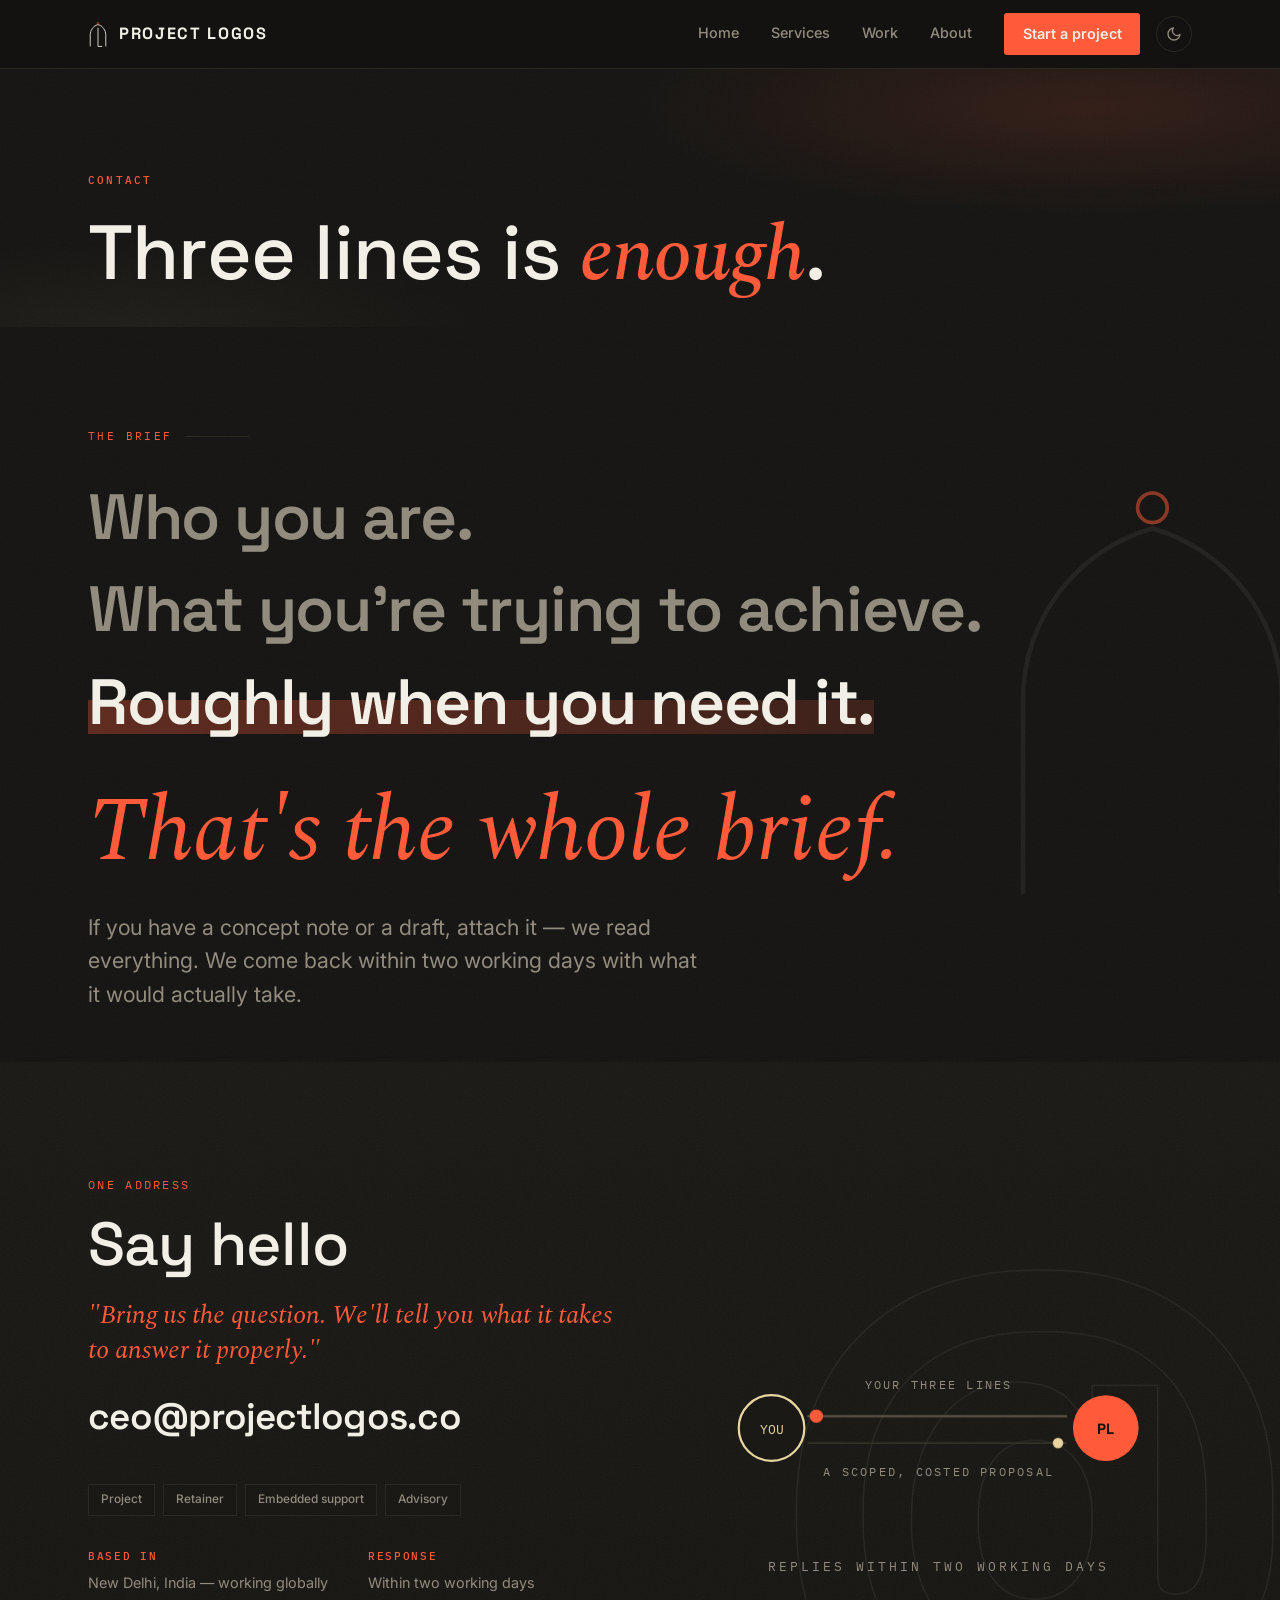
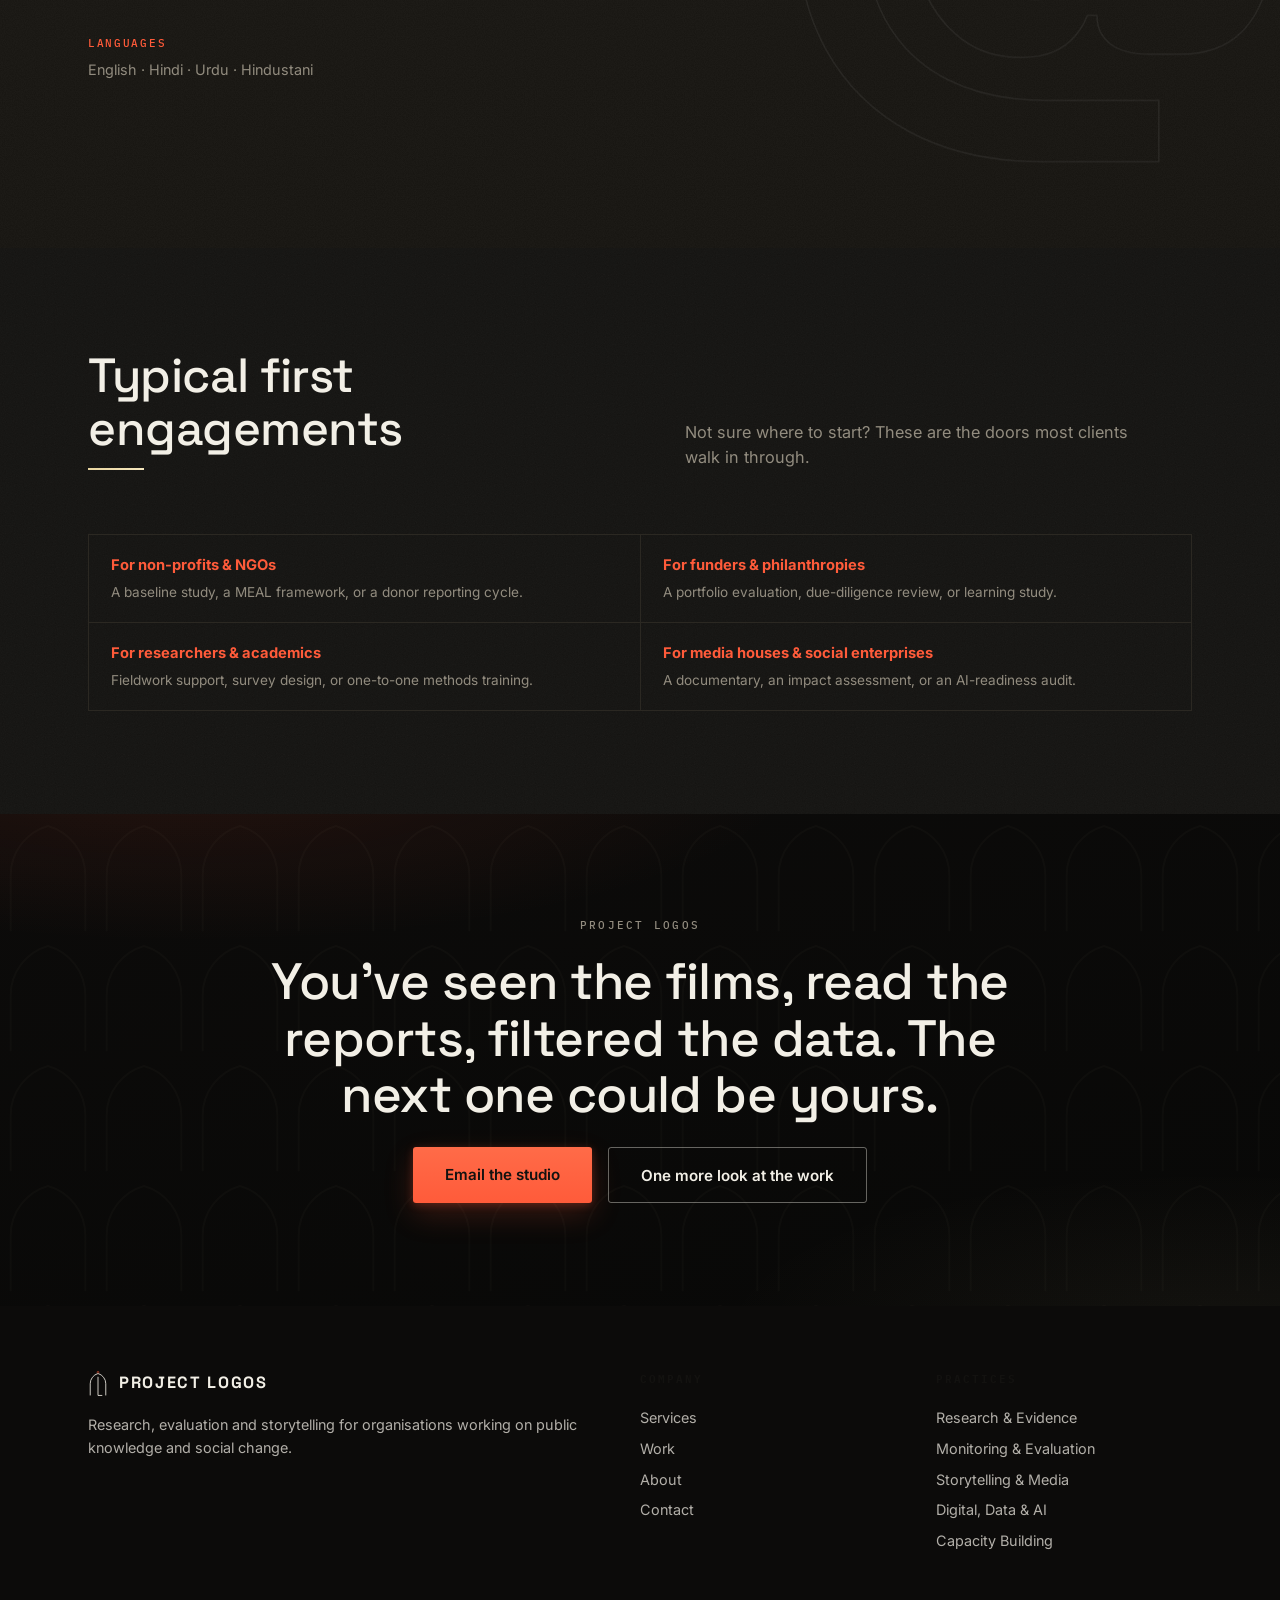
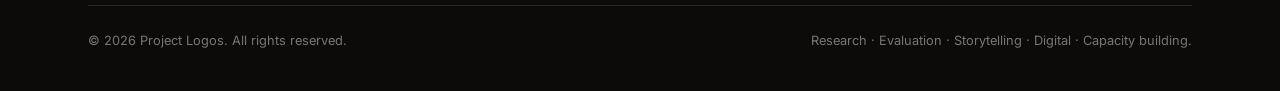
<file: contact.html>
<!DOCTYPE html>
<html lang="en">
<head>
  <meta charset="UTF-8" />
  <meta name="viewport" content="width=device-width, initial-scale=1.0" />
  <meta name="color-scheme" content="dark light" />
  <meta name="theme-color" content="#131210" />
  <title>Contact — Project Logos</title>
  <meta name="description" content="Start a project with Project Logos — research, evaluation, storytelling, digital products and capacity building." />
  <link rel="icon" href="assets/favicon.svg" type="image/svg+xml" />
  <link rel="icon" href="assets/favicon-32.png" sizes="32x32" type="image/png" />
  <link rel="apple-touch-icon" href="assets/apple-touch-icon.png" />
  <meta property="og:type" content="website" />
  <meta property="og:site_name" content="Project Logos" />
  <meta property="og:title" content="Contact — Project Logos" />
  <meta property="og:description" content="Three lines is enough: who you are, what you're trying to achieve, roughly when you need it. Replies within two working days." />
  <meta property="og:url" content="https://projectlogos-in.github.io/project-logos/contact.html" />
  <meta property="og:image" content="https://projectlogos-in.github.io/project-logos/assets/og/og-contact.png" />
  <meta property="og:image:width" content="1200" />
  <meta property="og:image:height" content="630" />
  <meta name="twitter:card" content="summary_large_image" />
  <meta name="twitter:image" content="https://projectlogos-in.github.io/project-logos/assets/og/og-contact.png" />
  <link rel="preconnect" href="https://fonts.googleapis.com" />
  <link rel="preconnect" href="https://fonts.gstatic.com" crossorigin />
  <link href="https://fonts.googleapis.com/css2?family=Space+Grotesk:wght@400;500;600;700&family=Spectral:ital,wght@0,400;0,500;1,400;1,500&family=Inter:wght@400;500;600;700&family=IBM+Plex+Mono:wght@400;500&display=swap" rel="stylesheet" />
  <script>try { if (localStorage.getItem("pl-theme") === "light") document.documentElement.dataset.theme = "light"; } catch (e) {}</script>
  <link rel="stylesheet" href="css/style.css?v=11" />
</head>
<body>

<header class="site-header">
  <div class="wrap">
    <a class="brand" href="index.html">
      <svg class="logo-mark" width="20" height="25" viewBox="0 0 72 90" fill="none" xmlns="http://www.w3.org/2000/svg" aria-hidden="true">
        <path d="M8 88 L8 46 A38.5 38.5 0 0 1 36 8.96 A38.5 38.5 0 0 1 64 46 L64 88" stroke-width="3" />
        <line x1="36" y1="20.8" x2="36" y2="88" stroke-width="3" />
        <line x1="36" y1="88" x2="51.4" y2="88" stroke-width="3" />
        <circle cx="36" cy="4.5" r="3.2" stroke-width="1.8" />
      </svg>
      PROJECT LOGOS
    </a>
    <button class="theme-toggle" type="button" aria-label="Switch between dark and light theme">
      <svg class="moon" viewBox="0 0 24 24" fill="none" stroke="currentColor" stroke-width="2" stroke-linecap="round" stroke-linejoin="round"><path d="M21 12.8A9 9 0 1 1 11.2 3a7 7 0 0 0 9.8 9.8z"/></svg>
      <svg class="sun" viewBox="0 0 24 24" fill="none" stroke="currentColor" stroke-width="2" stroke-linecap="round"><circle cx="12" cy="12" r="4.5"/><path d="M12 2v2.5M12 19.5V22M2 12h2.5M19.5 12H22M4.9 4.9l1.8 1.8M17.3 17.3l1.8 1.8M19.1 4.9l-1.8 1.8M6.7 17.3l-1.8 1.8"/></svg>
    </button>
    <button class="nav-toggle" aria-label="Menu"><span></span><span></span><span></span></button>
    <nav class="nav">
      <a href="index.html">Home</a>
      <a href="services.html">Services</a>
      <a href="work.html">Work</a>
      <a href="studio.html">About</a>
      <a class="cta" href="contact.html" aria-current="page">Start a project</a>
    </nav>
  </div>
</header>

<main>

  <!-- OPENING: THE BRIEF -->
  <div class="hero" style="padding-bottom: 0;">
    <div class="wrap">
      <span class="eyebrow">Contact</span>
      <h1 style="max-width: 20ch;">Three lines is <em>enough</em>.</h1>
    </div>
  </div>

  <section class="gap-intro" style="padding-bottom: calc(var(--section) * 0.5);">
    <svg class="gap-ornament" viewBox="0 0 72 90" fill="none" aria-hidden="true"><path d="M8 88 L8 46 A38.5 38.5 0 0 1 36 8.96 A38.5 38.5 0 0 1 64 46 L64 88" stroke-width="1" /><circle cx="36" cy="4.5" r="3.2" stroke-width="0.8" /></svg>
    <div class="wrap">
      <span class="gap-kicker reveal">The brief</span>
      <p class="gap-line reveal">Who you are.</p>
      <p class="gap-line reveal">What you're trying to achieve.</p>
      <p class="gap-line reveal"><strong class="mark">Roughly when you need it.</strong></p>
      <p class="gap-answer reveal">That's the whole brief.</p>
      <p class="lede reveal" style="margin-top: 2rem;">If you have a concept note or a draft, attach it — we read everything. We come back within two working days with what it would actually take.</p>
    </div>
  </section>

  <!-- THE WIRE -->
  <section class="chapter tinted" id="say-hello">
    <span class="chapter-letter" aria-hidden="true">@</span>
    <div class="wrap chapter-grid">
      <div>
        <span class="chapter-code">One address</span>
        <h2 class="chapter-title">Say hello</h2>
        <p class="chapter-line">"Bring us the question. We'll tell you what it takes to answer it properly."</p>
        <a class="email-big" href="mailto:ceo@projectlogos.co">ceo@projectlogos.co</a>
        <div class="deliverables" style="margin-top: 1.8rem;">
          <span>Project</span><span>Retainer</span><span>Embedded support</span><span>Advisory</span>
        </div>
        <div class="contact-meta">
          <div><strong>Based in</strong>New Delhi, India — working globally</div>
          <div><strong>Response</strong>Within two working days</div>
          <div><strong>Languages</strong>English · Hindi · Urdu · Hindustani</div>
        </div>
      </div>
      <div class="chapter-art" aria-hidden="true">
        <svg viewBox="0 0 340 240" fill="none" xmlns="http://www.w3.org/2000/svg">
          <g class="node" style="--d:100">
            <circle cx="58" cy="120" r="22" fill="#1B1915" stroke="#E8D5A0" stroke-width="1.5" />
            <text x="58" y="124" font-family="IBM Plex Mono" font-size="9" fill="#E8D5A0" text-anchor="middle">YOU</text>
          </g>
          <line class="wire" style="--len:200; --d:400" x1="82" y1="112" x2="256" y2="112" stroke="#5A5344" stroke-width="1.5" />
          <line class="wire" style="--len:200; --d:900" x1="256" y1="130" x2="82" y2="130" stroke="#3A362C" stroke-width="1" stroke-dasharray="4 5" />
          <g class="playhead" style="--scan:170px">
            <circle cx="88" cy="112" r="4.5" fill="#FF5B3A" />
          </g>
          <g class="playhead" style="--scan:-170px">
            <circle cx="250" cy="130" r="3.5" fill="#E8D5A0" />
          </g>
          <circle class="ring" style="--d:600" cx="282" cy="120" r="26" stroke="#FF5B3A" stroke-width="1.5" />
          <circle class="ring" style="--d:1400" cx="282" cy="120" r="26" stroke="#FF5B3A" stroke-width="1" />
          <g class="node" style="--d:300">
            <circle cx="282" cy="120" r="22" fill="#FF5B3A" />
            <text x="282" y="124" font-family="Space Grotesk" font-size="10" font-weight="700" fill="#131210" text-anchor="middle">PL</text>
          </g>
          <text x="170" y="94" font-family="IBM Plex Mono" font-size="8" fill="#928C7F" text-anchor="middle" letter-spacing="1.5">YOUR THREE LINES</text>
          <text x="170" y="152" font-family="IBM Plex Mono" font-size="8" fill="#928C7F" text-anchor="middle" letter-spacing="1.5">A SCOPED, COSTED PROPOSAL</text>
          <text x="170" y="216" font-family="IBM Plex Mono" font-size="9" fill="#928C7F" text-anchor="middle" letter-spacing="2">REPLIES WITHIN TWO WORKING DAYS</text>
        </svg>
      </div>
    </div>
  </section>

  <!-- TYPICAL FIRST ENGAGEMENTS -->
  <section>
    <div class="wrap">
      <div class="section-head reveal">
        <h2>Typical first engagements</h2>
        <p class="lede">Not sure where to start? These are the doors most clients walk in through.</p>
      </div>
      <div class="who-grid reveal">
        <div><strong>For non-profits &amp; NGOs</strong><span>A baseline study, a MEAL framework, or a donor reporting cycle.</span></div>
        <div><strong>For funders &amp; philanthropies</strong><span>A portfolio evaluation, due-diligence review, or learning study.</span></div>
        <div><strong>For researchers &amp; academics</strong><span>Fieldwork support, survey design, or one-to-one methods training.</span></div>
        <div><strong>For media houses &amp; social enterprises</strong><span>A documentary, an impact assessment, or an AI-readiness audit.</span></div>
      </div>
    </div>
  </section>

  <!-- CLOSING -->
  <section class="on-dark cta-band">
    <div class="wrap reveal">
      <span class="eyebrow">Project Logos</span>
      <h2>You've seen the films, read the reports, filtered the data. The next one could be yours.</h2>
      <div class="btn-row">
        <a class="btn" href="mailto:ceo@projectlogos.co">Email the studio</a>
        <a class="btn ghost" href="work.html">One more look at the work</a>
      </div>
    </div>
  </section>

</main>

<footer class="site-footer">
  <div class="wrap">
    <div class="footer-grid">
      <div>
        <a class="brand" href="index.html">
          <svg class="logo-mark" width="20" height="25" viewBox="0 0 72 90" fill="none" xmlns="http://www.w3.org/2000/svg" aria-hidden="true">
            <path d="M8 88 L8 46 A38.5 38.5 0 0 1 36 8.96 A38.5 38.5 0 0 1 64 46 L64 88" stroke-width="3" />
            <line x1="36" y1="20.8" x2="36" y2="88" stroke-width="3" />
            <line x1="36" y1="88" x2="51.4" y2="88" stroke-width="3" />
            <circle cx="36" cy="4.5" r="3.2" stroke-width="1.8" />
          </svg>
          PROJECT LOGOS
        </a>
        <p>Research, evaluation and storytelling for organisations working on public knowledge and social change.</p>
      </div>
      <div>
        <h4>Company</h4>
        <ul>
          <li><a href="services.html">Services</a></li>
          <li><a href="work.html">Work</a></li>
          <li><a href="studio.html">About</a></li>
          <li><a href="contact.html">Contact</a></li>
        </ul>
      </div>
      <div>
        <h4>Practices</h4>
        <ul>
          <li><a href="services.html#research">Research &amp; Evidence</a></li>
          <li><a href="services.html#meal">Monitoring &amp; Evaluation</a></li>
          <li><a href="services.html#media">Storytelling &amp; Media</a></li>
          <li><a href="services.html#digital">Digital, Data &amp; AI</a></li>
          <li><a href="services.html#capacity">Capacity Building</a></li>
        </ul>
      </div>
    </div>
    <div class="footer-bottom">
      <span>© 2026 Project Logos. All rights reserved.</span>
      <span>Research · Evaluation · Storytelling · Digital · Capacity building.</span>
    </div>
  </div>
</footer>

<script src="js/main.js?v=11"></script>
</body>
</html>
</file>
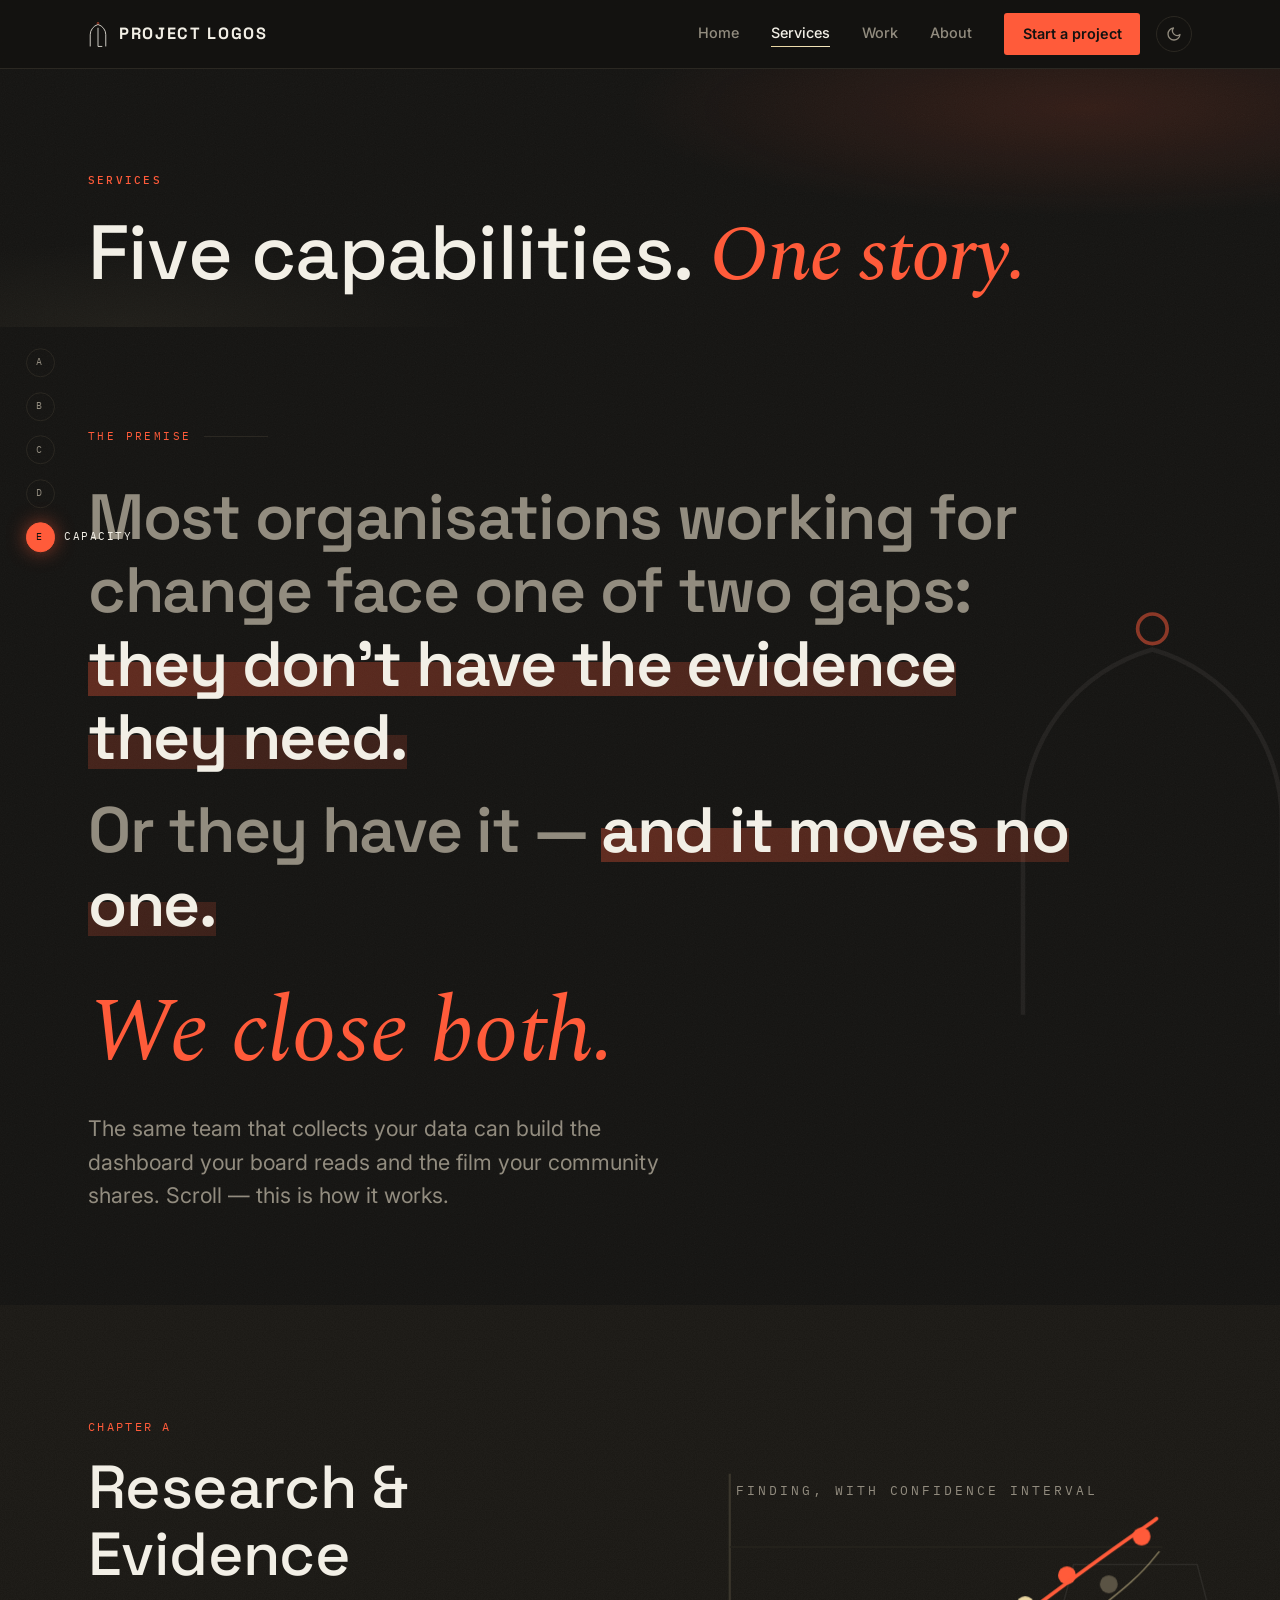
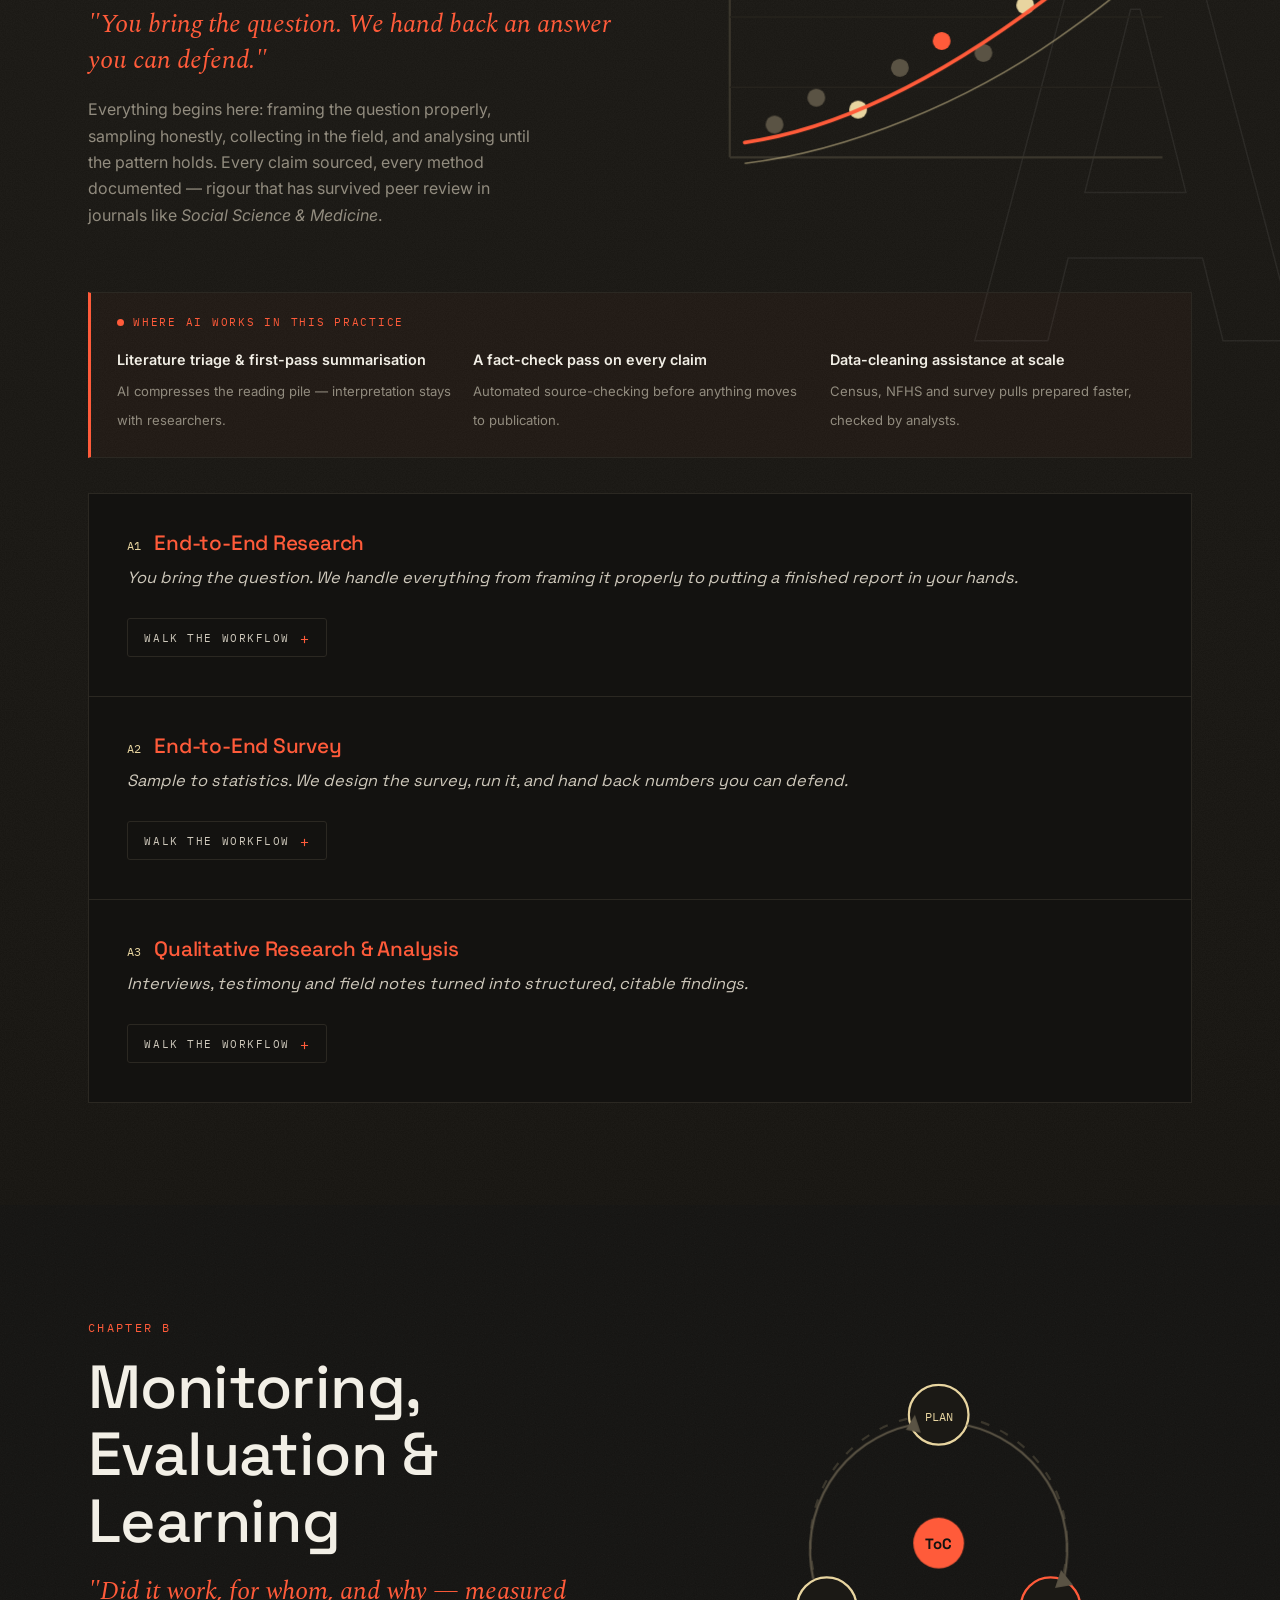
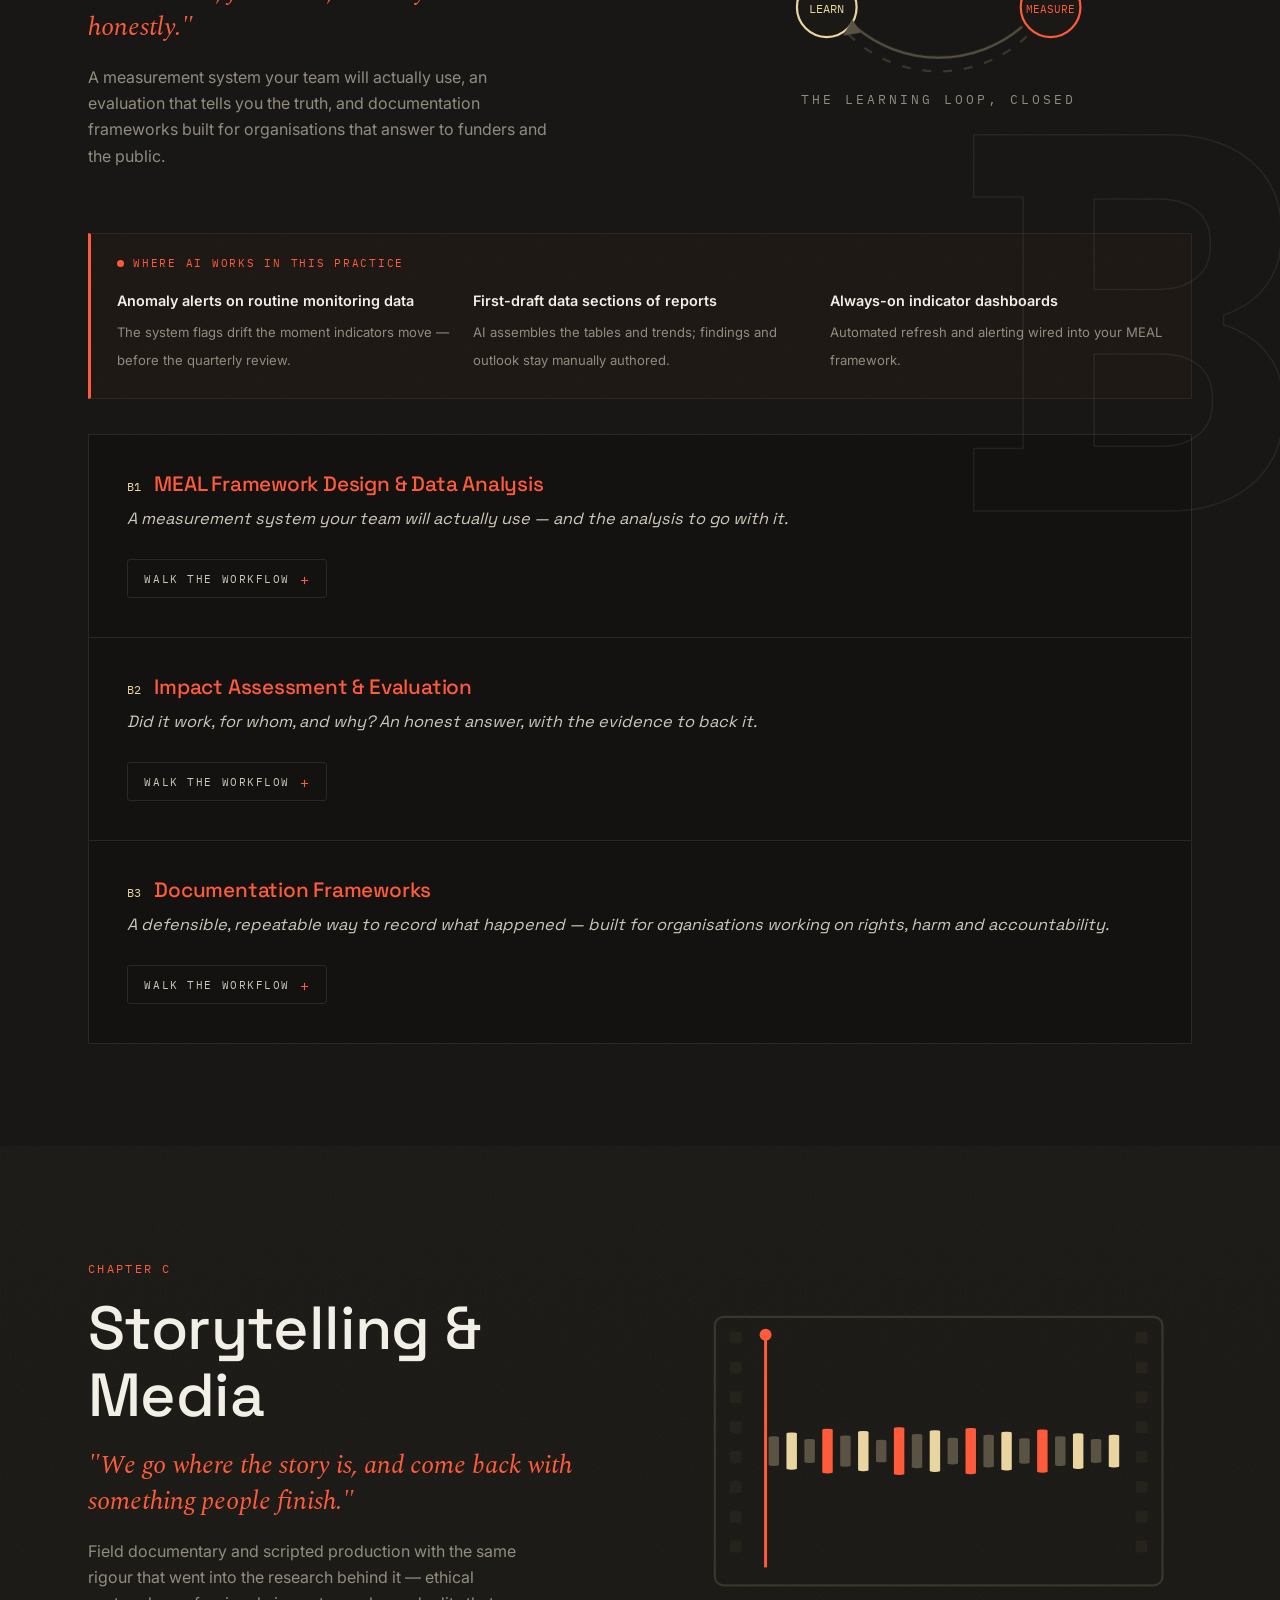
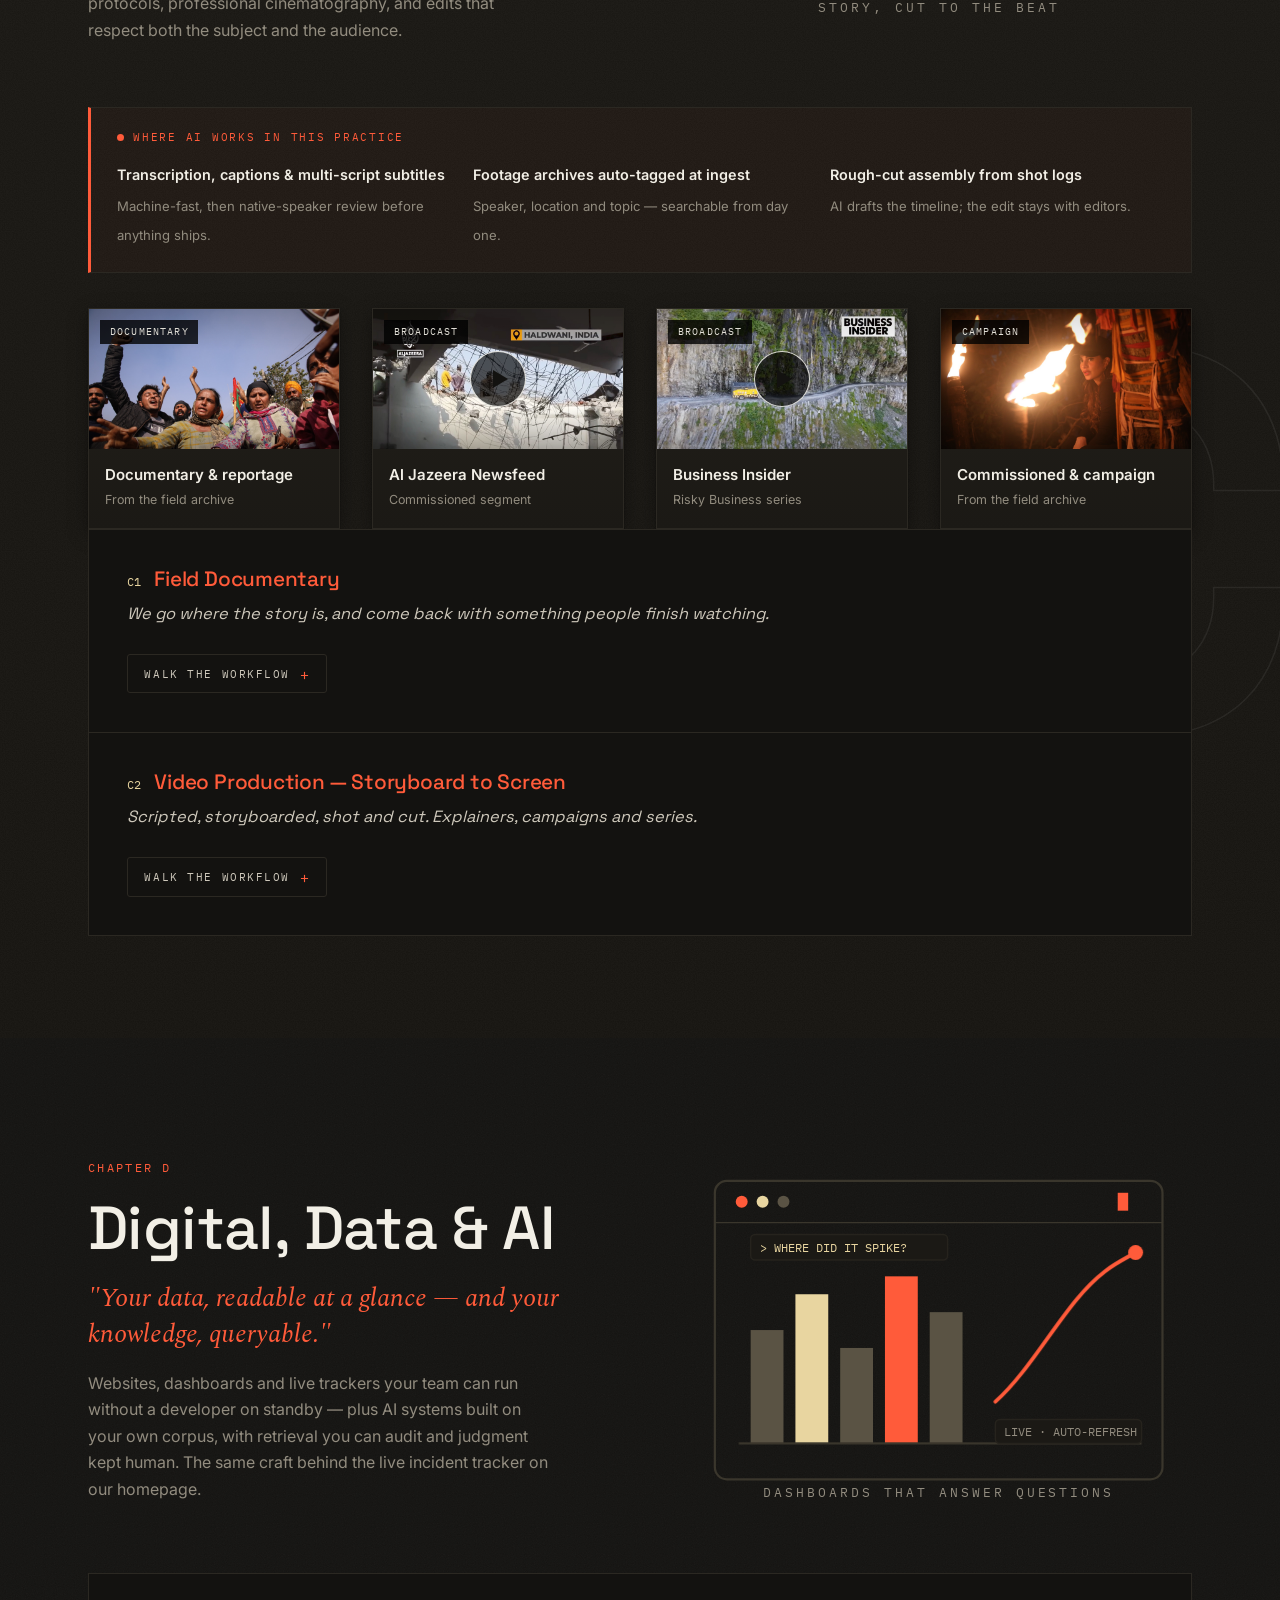
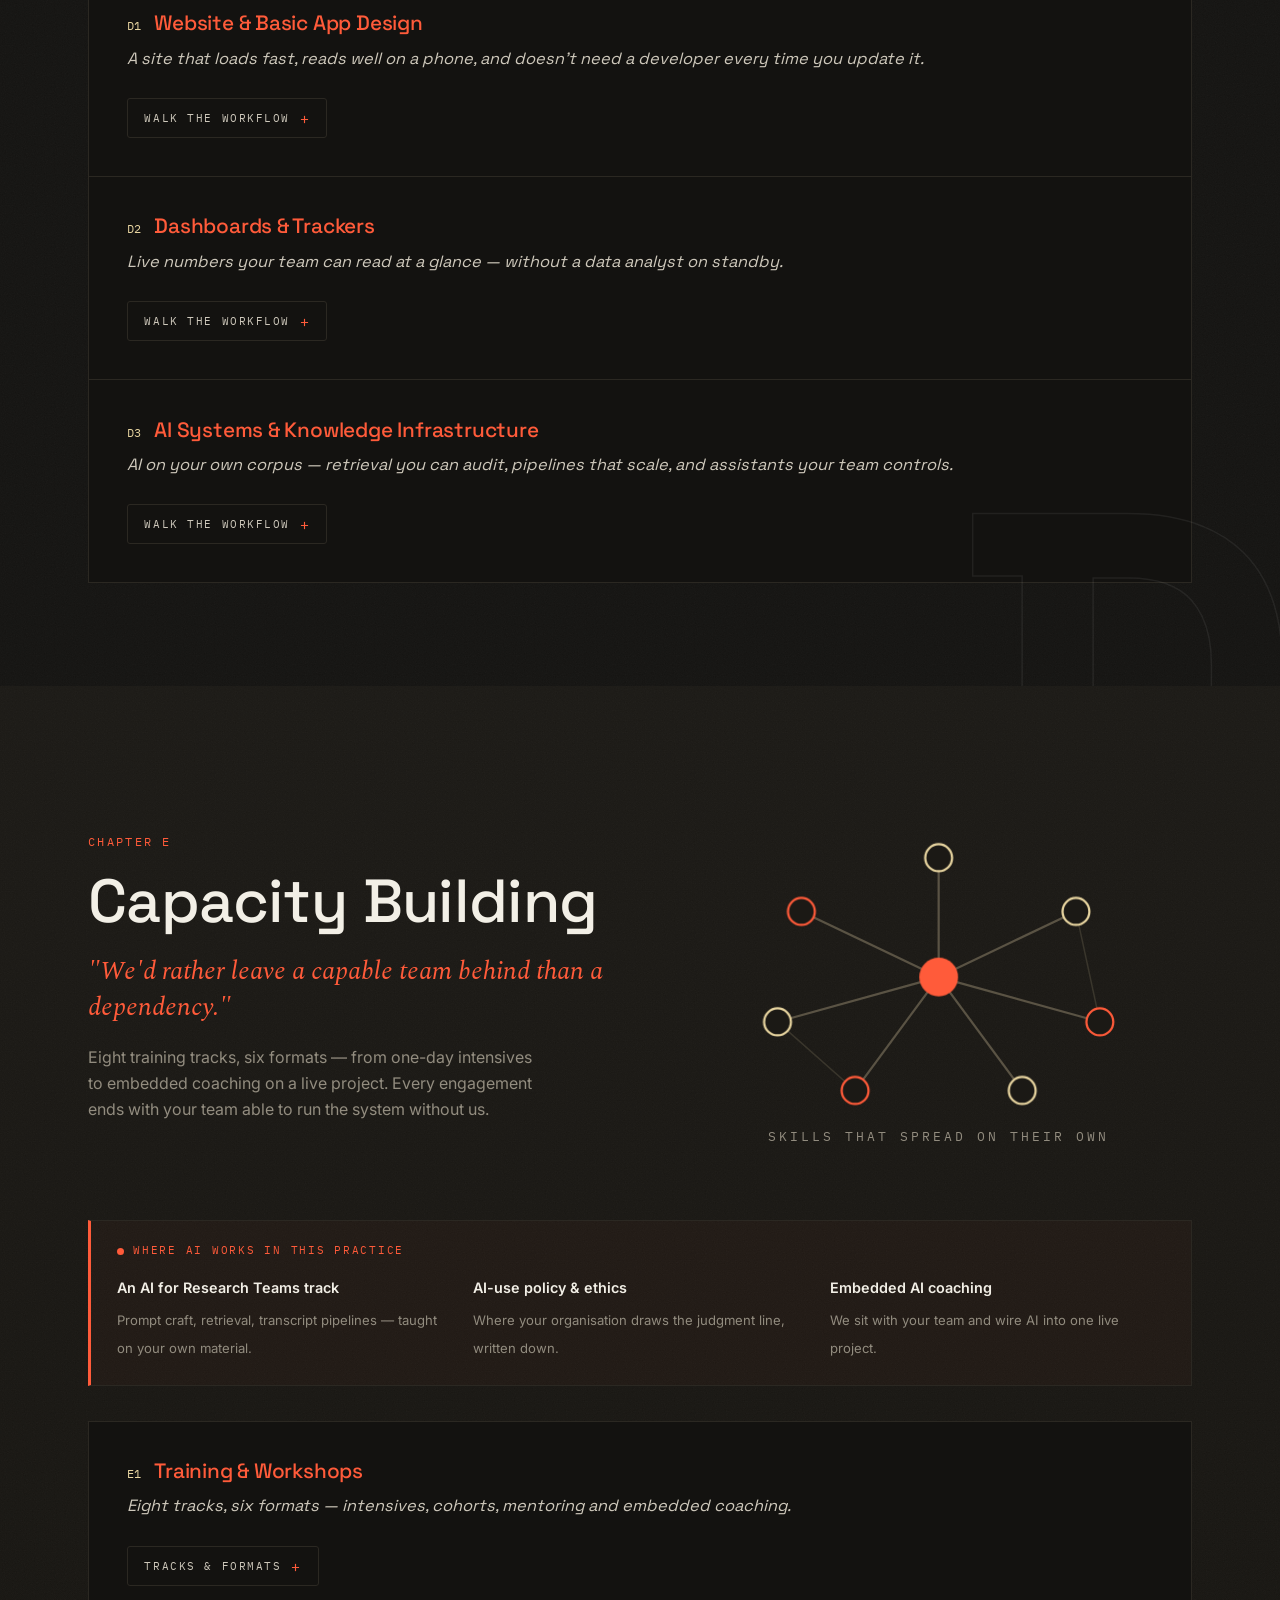
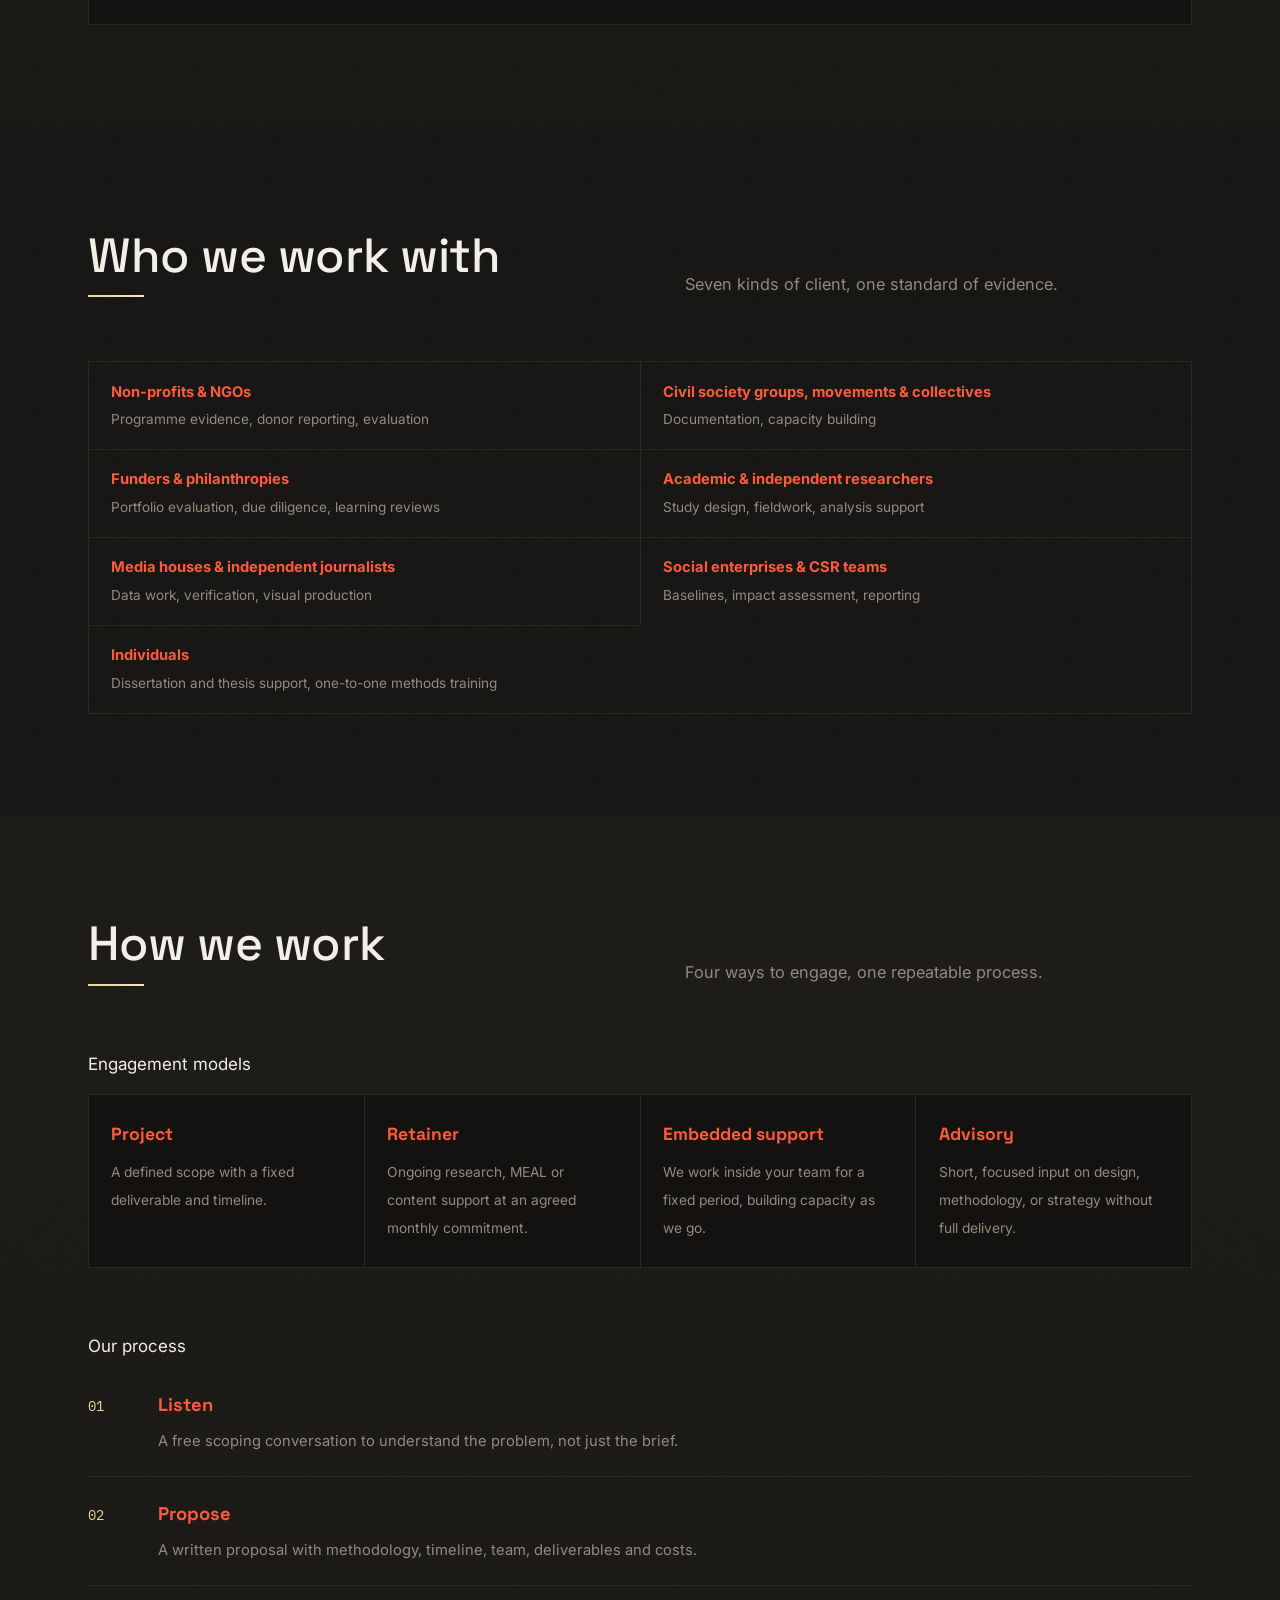
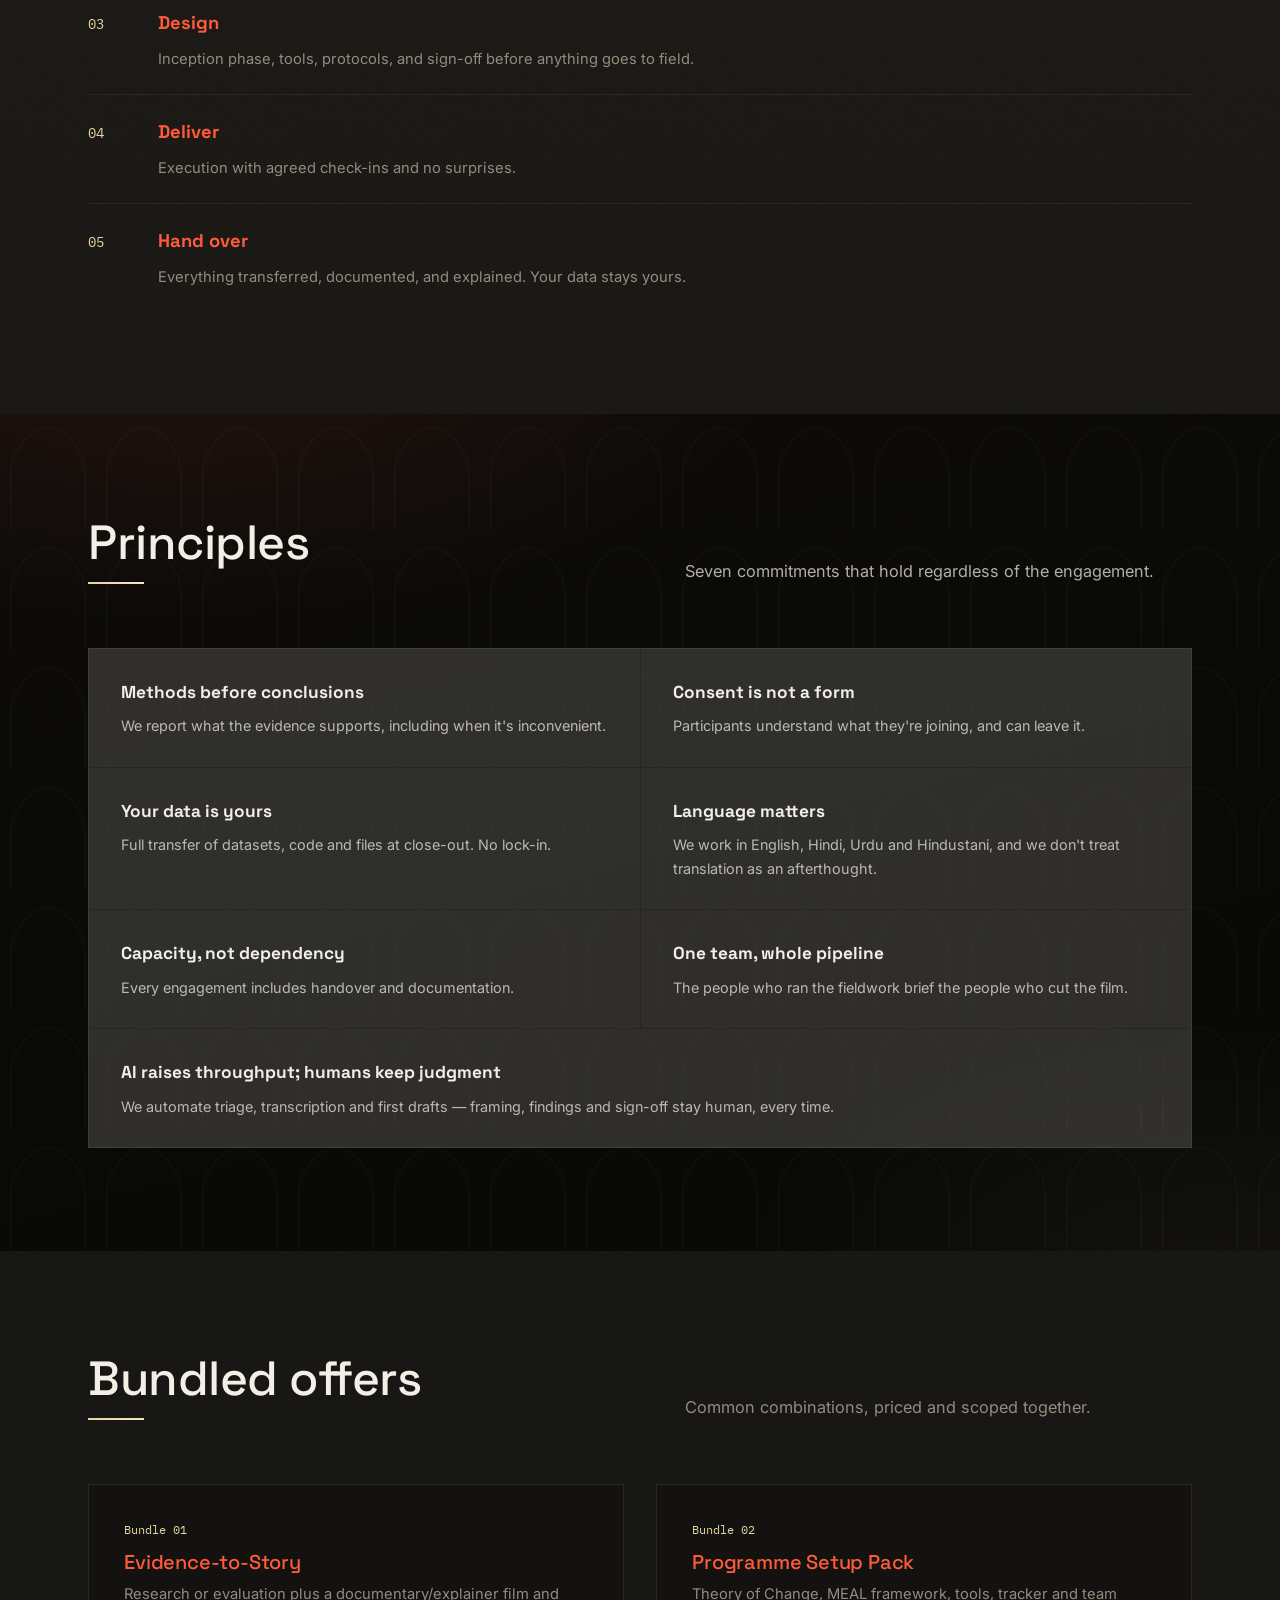
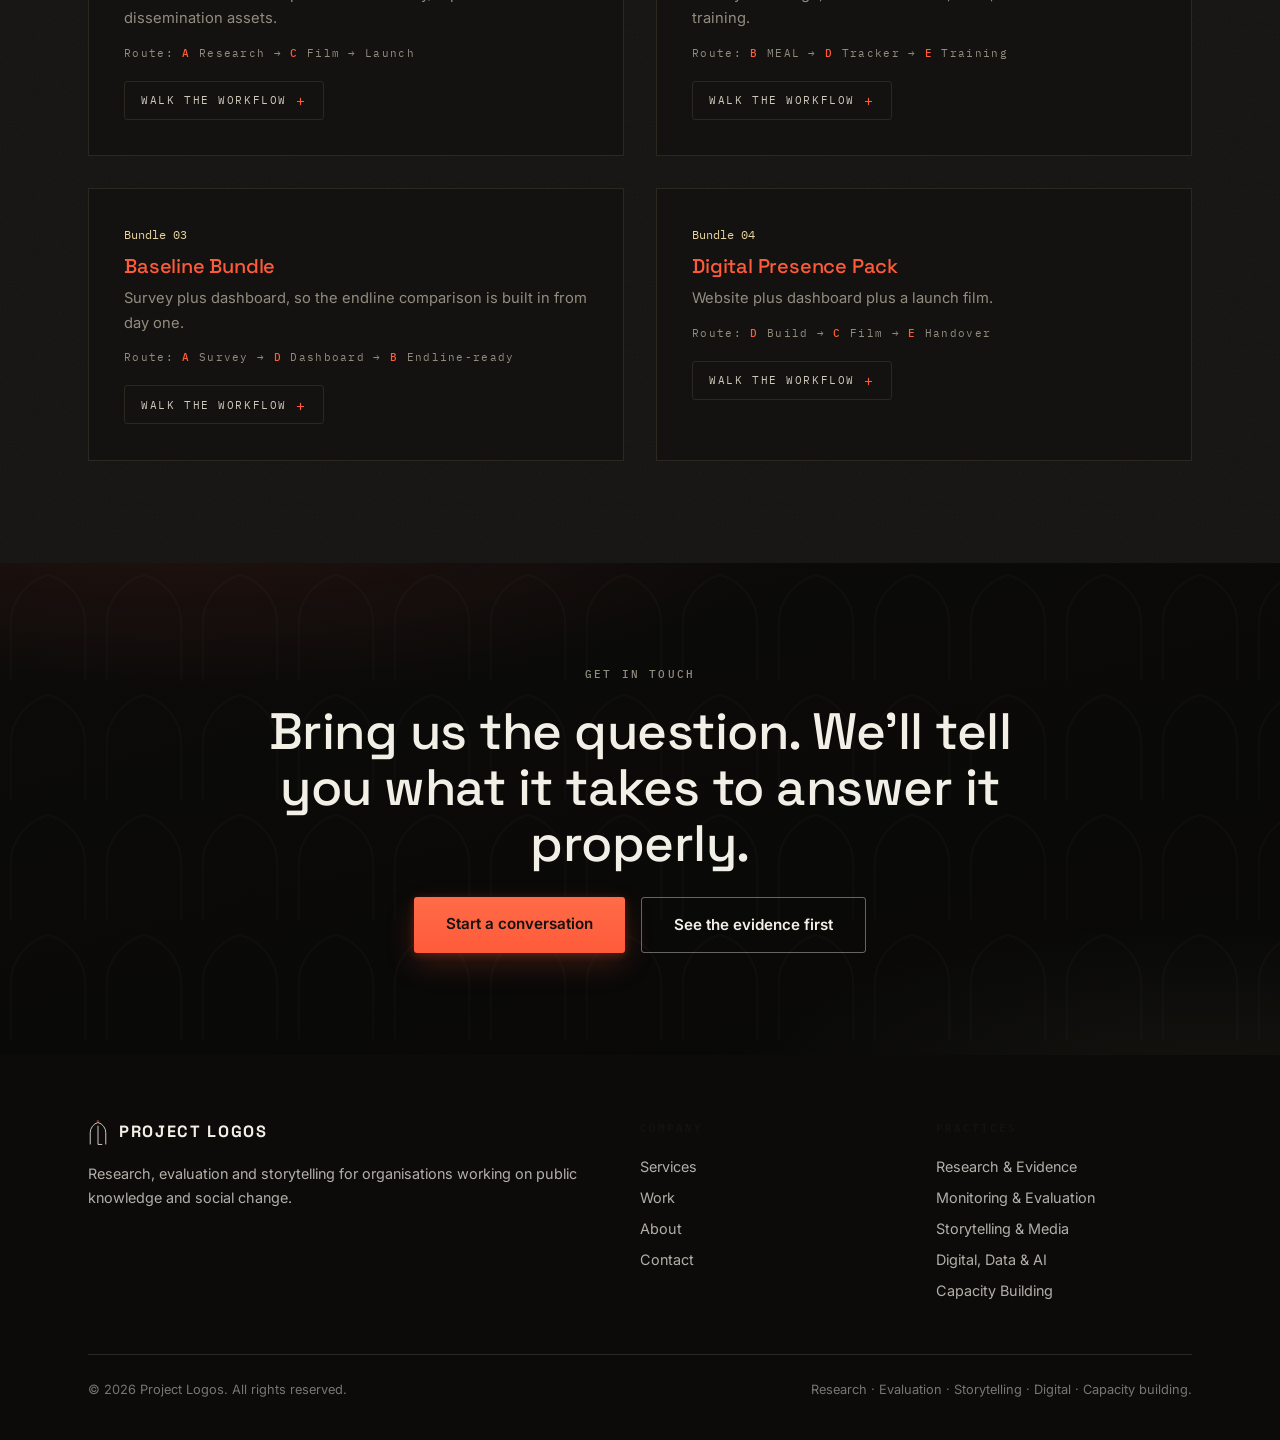
<file: services.html>
<!DOCTYPE html>
<html lang="en">
<head>
  <meta charset="UTF-8" />
  <meta name="viewport" content="width=device-width, initial-scale=1.0" />
  <meta name="color-scheme" content="dark light" />
  <meta name="theme-color" content="#131210" />
  <title>Services — Project Logos</title>
  <meta name="description" content="Research and evaluation, MEAL, documentary and video production, digital and data products, and capacity building — for non-profits, funders, researchers, media houses and social enterprises." />
  <link rel="icon" href="assets/favicon.svg" type="image/svg+xml" />
  <link rel="icon" href="assets/favicon-32.png" sizes="32x32" type="image/png" />
  <link rel="apple-touch-icon" href="assets/apple-touch-icon.png" />
  <meta property="og:type" content="website" />
  <meta property="og:site_name" content="Project Logos" />
  <meta property="og:title" content="Services — Project Logos" />
  <meta property="og:description" content="Five capabilities, one story: research & evidence, MEAL, storytelling & media, digital & data products, capacity building." />
  <meta property="og:url" content="https://projectlogos-in.github.io/project-logos/services.html" />
  <meta property="og:image" content="https://projectlogos-in.github.io/project-logos/assets/og/og-services.png" />
  <meta property="og:image:width" content="1200" />
  <meta property="og:image:height" content="630" />
  <meta name="twitter:card" content="summary_large_image" />
  <meta name="twitter:image" content="https://projectlogos-in.github.io/project-logos/assets/og/og-services.png" />
  <link rel="preconnect" href="https://fonts.googleapis.com" />
  <link rel="preconnect" href="https://fonts.gstatic.com" crossorigin />
  <link href="https://fonts.googleapis.com/css2?family=Space+Grotesk:wght@400;500;600;700&family=Spectral:ital,wght@0,400;0,500;1,400;1,500&family=Inter:wght@400;500;600;700&family=IBM+Plex+Mono:wght@400;500&display=swap" rel="stylesheet" />
  <script>try { if (localStorage.getItem("pl-theme") === "light") document.documentElement.dataset.theme = "light"; } catch (e) {}</script>
  <link rel="stylesheet" href="css/style.css?v=11" />
</head>
<body>

<header class="site-header">
  <div class="wrap">
    <a class="brand" href="index.html">
      <svg class="logo-mark" width="20" height="25" viewBox="0 0 72 90" fill="none" xmlns="http://www.w3.org/2000/svg" aria-hidden="true">
        <path d="M8 88 L8 46 A38.5 38.5 0 0 1 36 8.96 A38.5 38.5 0 0 1 64 46 L64 88" stroke-width="3" />
        <line x1="36" y1="20.8" x2="36" y2="88" stroke-width="3" />
        <line x1="36" y1="88" x2="51.4" y2="88" stroke-width="3" />
        <circle cx="36" cy="4.5" r="3.2" stroke-width="1.8" />
      </svg>
      PROJECT LOGOS
    </a>
    <button class="theme-toggle" type="button" aria-label="Switch between dark and light theme">
      <svg class="moon" viewBox="0 0 24 24" fill="none" stroke="currentColor" stroke-width="2" stroke-linecap="round" stroke-linejoin="round"><path d="M21 12.8A9 9 0 1 1 11.2 3a7 7 0 0 0 9.8 9.8z"/></svg>
      <svg class="sun" viewBox="0 0 24 24" fill="none" stroke="currentColor" stroke-width="2" stroke-linecap="round"><circle cx="12" cy="12" r="4.5"/><path d="M12 2v2.5M12 19.5V22M2 12h2.5M19.5 12H22M4.9 4.9l1.8 1.8M17.3 17.3l1.8 1.8M19.1 4.9l-1.8 1.8M6.7 17.3l-1.8 1.8"/></svg>
    </button>
    <button class="nav-toggle" aria-label="Menu"><span></span><span></span><span></span></button>
    <nav class="nav">
      <a href="index.html">Home</a>
      <a href="services.html" aria-current="page">Services</a>
      <a href="work.html">Work</a>
      <a href="studio.html">About</a>
      <a class="cta" href="contact.html">Start a project</a>
    </nav>
  </div>
</header>

<nav class="chapter-rail" aria-label="Service chapters">
  <a href="#research" data-code="A"><span>Research</span></a>
  <a href="#meal" data-code="B"><span>Evaluation</span></a>
  <a href="#media" data-code="C"><span>Media</span></a>
  <a href="#digital" data-code="D"><span>Digital</span></a>
  <a href="#capacity" data-code="E"><span>Capacity</span></a>
</nav>

<main>

  <!-- OPENING: THE GAP -->
  <div class="hero" style="padding-bottom: 0;">
    <div class="wrap">
      <span class="eyebrow">Services</span>
      <h1 style="max-width: 22ch;">Five capabilities. <em>One story.</em></h1>
    </div>
  </div>

  <section class="gap-intro">
    <svg class="gap-ornament" viewBox="0 0 72 90" fill="none" aria-hidden="true"><path d="M8 88 L8 46 A38.5 38.5 0 0 1 36 8.96 A38.5 38.5 0 0 1 64 46 L64 88" stroke-width="1" /><circle cx="36" cy="4.5" r="3.2" stroke-width="0.8" /></svg>
    <div class="wrap">
      <span class="gap-kicker reveal">The premise</span>
      <p class="gap-line reveal">Most organisations working for change face one of two gaps: <strong class="mark">they don't have the evidence they need.</strong></p>
      <p class="gap-line reveal">Or they have it — <strong class="mark">and it moves no one.</strong></p>
      <p class="gap-answer reveal">We close both.</p>
      <p class="lede reveal" style="margin-top: 2rem;">The same team that collects your data can build the dashboard your board reads and the film your community shares. Scroll — this is how it works.</p>
    </div>
  </section>

  <!-- CHAPTER A — RESEARCH & EVIDENCE -->
  <section class="chapter tinted" id="research">
    <span class="chapter-letter" aria-hidden="true">A</span>
    <div class="wrap chapter-grid">
      <div>
        <span class="chapter-code">Chapter A</span>
        <h2 class="chapter-title">Research &amp; Evidence</h2>
        <p class="chapter-line">"You bring the question. We hand back an answer you can defend."</p>
        <p class="chapter-desc">Everything begins here: framing the question properly, sampling honestly, collecting in the field, and analysing until the pattern holds. Every claim sourced, every method documented — rigour that has survived peer review in journals like <em>Social Science &amp; Medicine</em>.</p>
      </div>
      <div class="chapter-art" aria-hidden="true">
        <svg viewBox="0 0 340 240" fill="none" xmlns="http://www.w3.org/2000/svg">
          <line x1="30" y1="210" x2="320" y2="210" stroke="#3A362C" stroke-width="1.5" />
          <line x1="30" y1="210" x2="30" y2="20" stroke="#3A362C" stroke-width="1.5" />
          <line x1="30" y1="163" x2="320" y2="163" stroke="#26231D" stroke-width="1" />
          <line x1="30" y1="116" x2="320" y2="116" stroke="#26231D" stroke-width="1" />
          <line x1="30" y1="69" x2="320" y2="69" stroke="#26231D" stroke-width="1" />
          <circle class="dot" style="--d:100" cx="60" cy="188" r="6" fill="#5A5344" />
          <circle class="dot" style="--d:200" cx="88" cy="170" r="6" fill="#5A5344" />
          <circle class="dot" style="--d:300" cx="116" cy="178" r="6" fill="#E8D5A0" />
          <circle class="dot" style="--d:400" cx="144" cy="150" r="6" fill="#5A5344" />
          <circle class="dot" style="--d:500" cx="172" cy="132" r="6" fill="#FF5B3A" />
          <circle class="dot" style="--d:600" cx="200" cy="140" r="6" fill="#5A5344" />
          <circle class="dot" style="--d:700" cx="228" cy="108" r="6" fill="#E8D5A0" />
          <circle class="dot" style="--d:800" cx="256" cy="88" r="6" fill="#FF5B3A" />
          <circle class="dot" style="--d:900" cx="284" cy="94" r="6" fill="#5A5344" />
          <circle class="dot" style="--d:1000" cx="306" cy="62" r="6" fill="#FF5B3A" />
          <path class="wire" style="--len:420; --d:600" d="M40 200 C 110 190, 180 150, 240 105 S 310 55, 316 50" stroke="#FF5B3A" stroke-width="2.5" stroke-linecap="round" />
          <path class="wire" style="--len:420; --d:900" d="M40 214 C 110 206, 190 172, 250 130 S 312 78, 318 72" stroke="#E8D5A0" stroke-width="1" stroke-dasharray="4 5" opacity="0.5" />
          <text x="34" y="34" font-family="IBM Plex Mono" font-size="9" fill="#928C7F" letter-spacing="2">FINDING, WITH CONFIDENCE INTERVAL</text>
        </svg>
      </div>
    </div>
    <div class="wrap">
      <div class="ai-strip reveal">
        <span class="ai-strip-label"><i></i>Where AI works in this practice</span>
        <div class="ai-strip-items">
          <div><strong>Literature triage &amp; first-pass summarisation</strong><span>AI compresses the reading pile — interpretation stays with researchers.</span></div>
          <div><strong>A fact-check pass on every claim</strong><span>Automated source-checking before anything moves to publication.</span></div>
          <div><strong>Data-cleaning assistance at scale</strong><span>Census, NFHS and survey pulls prepared faster, checked by analysts.</span></div>
        </div>
      </div>
    </div>
    <div class="wrap">
      <div class="subservices">

        <div class="subservice" id="a1">
          <div class="sub-head"><span class="sub-code">A1</span><h3>End-to-End Research</h3></div>
          <p class="sub-line">You bring the question. We handle everything from framing it properly to putting a finished report in your hands.</p>
          <button class="included-toggle" type="button" aria-expanded="false">Walk the workflow</button>
          <div class="included-wrap"><div>
            <div class="sub-grid">
              <div>
                <ul class="included">
                  <li>Scoping and problem definition; converting a broad concern into answerable research questions</li>
                  <li>Literature review, desk review, and secondary data synthesis</li>
                  <li>Research design — sampling strategy, methodology selection, mixed-methods architecture</li>
                  <li>Tool development — questionnaires, interview guides, FGD protocols, observation checklists</li>
                  <li>Ethics review support, consent architecture, and data protection planning</li>
                  <li>Primary data collection — enumerator recruitment and training, fieldwork supervision, quality control</li>
                  <li>Data cleaning, coding, and analysis (quantitative, qualitative, or mixed)</li>
                  <li>Report writing, peer review, and design-ready output</li>
                </ul>
              </div>
              <div class="side">
                <div class="deliverables-text"><strong>Deliverables:</strong> research design note · validated tools · cleaned datasets with codebook · analysis files · full report · executive summary · presentation deck</div>
                <div class="ideal-text"><strong>Ideal for:</strong> baseline and endline studies, formative research, situation analyses, needs assessments, policy research, investigative and thematic reports</div>
              </div>
            </div>
          </div></div>
        </div>

        <div class="subservice" id="a2">
          <div class="sub-head"><span class="sub-code">A2</span><h3>End-to-End Survey</h3></div>
          <p class="sub-line">Sample to statistics. We design the survey, run it, and hand back numbers you can defend.</p>
          <button class="included-toggle" type="button" aria-expanded="false">Walk the workflow</button>
          <div class="included-wrap"><div>
            <div class="sub-grid">
              <div>
                <ul class="included">
                  <li>Sampling design — frame construction, sample size calculation, power considerations, weighting plans</li>
                  <li>Questionnaire design, translation, and cognitive pre-testing</li>
                  <li>Digital instrument programming (KoboToolbox, ODK, SurveyCTO, Google Forms) with skip logic and validation</li>
                  <li>Field team recruitment, training, and deployment; CATI/CAPI/telephonic/online modes</li>
                  <li>Live field monitoring — back-checks, spot-checks, GPS and audio audits, high-frequency checks</li>
                  <li>Data cleaning, weighting, and estimation with confidence intervals</li>
                  <li>Tabulation plan, cross-tabs, and analytical write-up</li>
                </ul>
              </div>
              <div class="side">
                <div class="deliverables-text"><strong>Deliverables:</strong> sampling note · programmed instrument · field protocol · cleaned and weighted dataset · tabulation pack · survey report · methodology annexe</div>
                <div class="ideal-text"><strong>Ideal for:</strong> perception and attitude surveys, household surveys, beneficiary satisfaction studies, KAP studies, rapid polls, panel and tracking surveys</div>
              </div>
            </div>
          </div></div>
        </div>

        <div class="subservice" id="a3">
          <div class="sub-head"><span class="sub-code">A3</span><h3>Qualitative Research &amp; Analysis</h3></div>
          <p class="sub-line">Interviews, testimony and field notes turned into structured, citable findings.</p>
          <button class="included-toggle" type="button" aria-expanded="false">Walk the workflow</button>
          <div class="included-wrap"><div>
            <div class="sub-grid">
              <div>
                <ul class="included">
                  <li>In-depth interviews, key informant interviews, focus group discussions, oral history collection</li>
                  <li>Ethnographic and participant observation studies</li>
                  <li>Transcription and translation (including Hindi, Urdu and Hindustani material)</li>
                  <li>Systematic coding using grounded theory, thematic analysis, framework analysis or content analysis</li>
                  <li>Codebook development, inter-coder reliability checks, analytical memoing</li>
                  <li>Software-supported analysis in NVivo, MAXQDA and ATLAS.ti</li>
                </ul>
              </div>
              <div class="side">
                <div class="deliverables-text"><strong>Deliverables:</strong> interview guides · transcripts · codebook · coded project file · analytical memos · thematic findings report</div>
                <div class="ideal-text"><strong>Ideal for:</strong> lived-experience research, community consultation, sensitive-topic research, case study series, participatory research</div>
              </div>
            </div>
          </div></div>
        </div>

      </div>
    </div>
  </section>

  <!-- CHAPTER B — MEAL -->
  <section class="chapter" id="meal">
    <span class="chapter-letter" aria-hidden="true">B</span>
    <div class="wrap chapter-grid">
      <div>
        <span class="chapter-code">Chapter B</span>
        <h2 class="chapter-title">Monitoring, Evaluation &amp; Learning</h2>
        <p class="chapter-line">"Did it work, for whom, and why — measured honestly."</p>
        <p class="chapter-desc">A measurement system your team will actually use, an evaluation that tells you the truth, and documentation frameworks built for organisations that answer to funders and the public.</p>
      </div>
      <div class="chapter-art" aria-hidden="true">
        <svg viewBox="0 0 340 240" fill="none" xmlns="http://www.w3.org/2000/svg">
          <g class="orbiter">
            <circle cx="170" cy="120" r="86" stroke="#3A362C" stroke-width="1.5" stroke-dasharray="6 8" />
          </g>
          <circle class="ring" style="--d:400" cx="170" cy="120" r="24" stroke="#FF5B3A" stroke-width="1.5" />
          <circle class="ring" style="--d:1400" cx="170" cy="120" r="24" stroke="#FF5B3A" stroke-width="1" />
          <circle class="node" style="--d:100" cx="170" cy="120" r="17" fill="#FF5B3A" />
          <text x="170" y="124" font-family="Space Grotesk" font-size="10" font-weight="700" fill="#131210" text-anchor="middle">ToC</text>
          <g class="node" style="--d:400">
            <circle cx="170" cy="34" r="20" fill="#1B1915" stroke="#E8D5A0" stroke-width="1.5" />
            <text x="170" y="38" font-family="IBM Plex Mono" font-size="8" fill="#E8D5A0" text-anchor="middle">PLAN</text>
          </g>
          <g class="node" style="--d:700">
            <circle cx="245" cy="163" r="20" fill="#1B1915" stroke="#FF5B3A" stroke-width="1.5" />
            <text x="245" y="167" font-family="IBM Plex Mono" font-size="7.5" fill="#FF5B3A" text-anchor="middle">MEASURE</text>
          </g>
          <g class="node" style="--d:1000">
            <circle cx="95" cy="163" r="20" fill="#1B1915" stroke="#E8D5A0" stroke-width="1.5" />
            <text x="95" y="167" font-family="IBM Plex Mono" font-size="8" fill="#E8D5A0" text-anchor="middle">LEARN</text>
          </g>
          <path class="wire" style="--len:160; --d:500" d="M189 41 A 86 86 0 0 1 254 144" stroke="#5A5344" stroke-width="1.5" />
          <path class="wire" style="--len:160; --d:800" d="M226 176 A 86 86 0 0 1 114 176" stroke="#5A5344" stroke-width="1.5" />
          <path class="wire" style="--len:160; --d:1100" d="M86 144 A 86 86 0 0 1 151 41" stroke="#5A5344" stroke-width="1.5" />
          <polygon class="dot" style="--d:1200" points="252,138 260,148 248,150" fill="#5A5344" />
          <polygon class="dot" style="--d:1300" points="118,180 106,182 112,171" fill="#5A5344" />
          <polygon class="dot" style="--d:1400" points="148,44 154,34 158,46" fill="#5A5344" />
          <text x="170" y="228" font-family="IBM Plex Mono" font-size="9" fill="#928C7F" text-anchor="middle" letter-spacing="2">THE LEARNING LOOP, CLOSED</text>
        </svg>
      </div>
    </div>
    <div class="wrap">
      <div class="ai-strip reveal">
        <span class="ai-strip-label"><i></i>Where AI works in this practice</span>
        <div class="ai-strip-items">
          <div><strong>Anomaly alerts on routine monitoring data</strong><span>The system flags drift the moment indicators move — before the quarterly review.</span></div>
          <div><strong>First-draft data sections of reports</strong><span>AI assembles the tables and trends; findings and outlook stay manually authored.</span></div>
          <div><strong>Always-on indicator dashboards</strong><span>Automated refresh and alerting wired into your MEAL framework.</span></div>
        </div>
      </div>
    </div>
    <div class="wrap">
      <div class="subservices">

        <div class="subservice" id="b1">
          <div class="sub-head"><span class="sub-code">B1</span><h3>MEAL Framework Design &amp; Data Analysis</h3></div>
          <p class="sub-line">A measurement system your team will actually use — and the analysis to go with it.</p>
          <button class="included-toggle" type="button" aria-expanded="false">Walk the workflow</button>
          <div class="included-wrap"><div>
            <div class="sub-grid">
              <div>
                <ul class="included">
                  <li>Theory of Change and results framework development</li>
                  <li>Logframe design; indicator selection with clear definitions, means of verification and baselines</li>
                  <li>MEAL plans, data flow maps, and roles-and-responsibilities matrices</li>
                  <li>Data collection tools and routine monitoring formats</li>
                  <li>Accountability mechanisms — feedback and complaints systems, community scorecards, participation protocols</li>
                  <li>Learning agendas, reflection processes, and after-action review formats</li>
                  <li>Ongoing analysis of routine monitoring data and periodic performance reporting</li>
                </ul>
              </div>
              <div class="side">
                <div class="deliverables-text"><strong>Deliverables:</strong> Theory of Change · logframe / results framework · indicator reference sheets · MEAL plan · monitoring tools · learning agenda · periodic analysis reports</div>
                <div class="ideal-text"><strong>Ideal for:</strong> new programme setup, donor compliance requirements, organisations scaling from informal tracking to a system</div>
              </div>
            </div>
          </div></div>
        </div>

        <div class="subservice" id="b2">
          <div class="sub-head"><span class="sub-code">B2</span><h3>Impact Assessment &amp; Evaluation</h3></div>
          <p class="sub-line">Did it work, for whom, and why? An honest answer, with the evidence to back it.</p>
          <button class="included-toggle" type="button" aria-expanded="false">Walk the workflow</button>
          <div class="included-wrap"><div>
            <div class="sub-grid">
              <div>
                <ul class="included">
                  <li>Evaluation design — process, outcome, impact, formative, summative, and developmental evaluation</li>
                  <li>Experimental and quasi-experimental designs (RCT, difference-in-differences, propensity score matching, regression discontinuity) where appropriate and feasible</li>
                  <li>Theory-based and participatory approaches — contribution analysis, outcome harvesting, Most Significant Change, QuIP</li>
                  <li>SROI and value-for-money assessment</li>
                  <li>OECD-DAC criteria evaluation (relevance, coherence, effectiveness, efficiency, impact, sustainability)</li>
                  <li>Stakeholder validation workshops and management response support</li>
                </ul>
              </div>
              <div class="side">
                <div class="deliverables-text"><strong>Deliverables:</strong> evaluation matrix and inception report · data collection tools · findings report with recommendations · validation workshop · dissemination brief</div>
                <div class="ideal-text"><strong>Ideal for:</strong> end-of-project evaluations, mid-term reviews, donor-mandated assessments, internal learning exercises</div>
              </div>
            </div>
          </div></div>
        </div>

        <div class="subservice" id="b3">
          <div class="sub-head"><span class="sub-code">B3</span><h3>Documentation Frameworks</h3></div>
          <p class="sub-line">A defensible, repeatable way to record what happened — built for organisations working on rights, harm and accountability.</p>
          <button class="included-toggle" type="button" aria-expanded="false">Walk the workflow</button>
          <div class="included-wrap"><div>
            <div class="sub-grid">
              <div>
                <ul class="included">
                  <li>Incident taxonomy and typology design; definitional boundaries and inclusion criteria</li>
                  <li>Standardised intake and verification protocols, evidence grading, and source hierarchies</li>
                  <li>Chain-of-custody, data security, and survivor-centred consent practices</li>
                  <li>Trauma-informed interviewing protocols and interviewer duty-of-care</li>
                  <li>Database schema design and quality assurance workflows</li>
                  <li>Training rollout and documentation team supervision</li>
                </ul>
              </div>
              <div class="side">
                <div class="deliverables-text"><strong>Deliverables:</strong> framework manual · intake and verification forms · verification tiers · database structure · training package</div>
                <div class="ideal-text"><strong>Ideal for:</strong> human rights organisations, monitoring bodies, legal aid groups, fact-finding missions</div>
              </div>
            </div>
          </div></div>
        </div>

      </div>
    </div>
  </section>

  <!-- CHAPTER C — STORYTELLING & MEDIA -->
  <section class="chapter tinted" id="media">
    <span class="chapter-letter" aria-hidden="true">C</span>
    <div class="wrap chapter-grid">
      <div>
        <span class="chapter-code">Chapter C</span>
        <h2 class="chapter-title">Storytelling &amp; Media</h2>
        <p class="chapter-line">"We go where the story is, and come back with something people finish."</p>
        <p class="chapter-desc">Field documentary and scripted production with the same rigour that went into the research behind it — ethical protocols, professional cinematography, and edits that respect both the subject and the audience.</p>
      </div>
      <div class="chapter-art" aria-hidden="true">
        <svg viewBox="0 0 340 240" fill="none" xmlns="http://www.w3.org/2000/svg">
          <rect x="20" y="30" width="300" height="180" rx="6" stroke="#3A362C" stroke-width="1.5" />
          <rect x="30" y="40" width="8" height="8" rx="1.5" fill="#26231D" /><rect x="30" y="60" width="8" height="8" rx="1.5" fill="#26231D" /><rect x="30" y="80" width="8" height="8" rx="1.5" fill="#26231D" /><rect x="30" y="100" width="8" height="8" rx="1.5" fill="#26231D" /><rect x="30" y="120" width="8" height="8" rx="1.5" fill="#26231D" /><rect x="30" y="140" width="8" height="8" rx="1.5" fill="#26231D" /><rect x="30" y="160" width="8" height="8" rx="1.5" fill="#26231D" /><rect x="30" y="180" width="8" height="8" rx="1.5" fill="#26231D" />
          <rect x="302" y="40" width="8" height="8" rx="1.5" fill="#26231D" /><rect x="302" y="60" width="8" height="8" rx="1.5" fill="#26231D" /><rect x="302" y="80" width="8" height="8" rx="1.5" fill="#26231D" /><rect x="302" y="100" width="8" height="8" rx="1.5" fill="#26231D" /><rect x="302" y="120" width="8" height="8" rx="1.5" fill="#26231D" /><rect x="302" y="140" width="8" height="8" rx="1.5" fill="#26231D" /><rect x="302" y="160" width="8" height="8" rx="1.5" fill="#26231D" /><rect x="302" y="180" width="8" height="8" rx="1.5" fill="#26231D" />
          <g>
            <rect class="eq" style="--d:0;   --t:820"  x="56"  y="80" width="7" height="80" rx="3" fill="#5A5344" />
            <rect class="eq" style="--d:90;  --t:700"  x="68"  y="70" width="7" height="100" rx="3" fill="#E8D5A0" />
            <rect class="eq" style="--d:180; --t:900"  x="80"  y="88" width="7" height="64" rx="3" fill="#5A5344" />
            <rect class="eq" style="--d:270; --t:760"  x="92"  y="60" width="7" height="120" rx="3" fill="#FF5B3A" />
            <rect class="eq" style="--d:360; --t:840"  x="104" y="78" width="7" height="84" rx="3" fill="#5A5344" />
            <rect class="eq" style="--d:450; --t:680"  x="116" y="66" width="7" height="108" rx="3" fill="#E8D5A0" />
            <rect class="eq" style="--d:540; --t:880"  x="128" y="90" width="7" height="60" rx="3" fill="#5A5344" />
            <rect class="eq" style="--d:630; --t:720"  x="140" y="56" width="7" height="128" rx="3" fill="#FF5B3A" />
            <rect class="eq" style="--d:720; --t:800"  x="152" y="74" width="7" height="92" rx="3" fill="#5A5344" />
            <rect class="eq" style="--d:810; --t:740"  x="164" y="64" width="7" height="112" rx="3" fill="#E8D5A0" />
            <rect class="eq" style="--d:900; --t:860"  x="176" y="84" width="7" height="72" rx="3" fill="#5A5344" />
            <rect class="eq" style="--d:990; --t:700"  x="188" y="58" width="7" height="124" rx="3" fill="#FF5B3A" />
            <rect class="eq" style="--d:1080;--t:820"  x="200" y="76" width="7" height="88" rx="3" fill="#5A5344" />
            <rect class="eq" style="--d:1170;--t:760"  x="212" y="68" width="7" height="104" rx="3" fill="#E8D5A0" />
            <rect class="eq" style="--d:1260;--t:900"  x="224" y="86" width="7" height="68" rx="3" fill="#5A5344" />
            <rect class="eq" style="--d:1350;--t:720"  x="236" y="62" width="7" height="116" rx="3" fill="#FF5B3A" />
            <rect class="eq" style="--d:1440;--t:840"  x="248" y="80" width="7" height="80" rx="3" fill="#5A5344" />
            <rect class="eq" style="--d:1530;--t:780"  x="260" y="72" width="7" height="96" rx="3" fill="#E8D5A0" />
            <rect class="eq" style="--d:1620;--t:860"  x="272" y="88" width="7" height="64" rx="3" fill="#5A5344" />
            <rect class="eq" style="--d:1710;--t:740"  x="284" y="76" width="7" height="88" rx="3" fill="#E8D5A0" />
          </g>
          <g class="playhead" style="--scan:236px">
            <line x1="54" y1="42" x2="54" y2="198" stroke="#FF5B3A" stroke-width="2" />
            <circle cx="54" cy="42" r="4" fill="#FF5B3A" />
          </g>
          <text x="170" y="228" font-family="IBM Plex Mono" font-size="9" fill="#928C7F" text-anchor="middle" letter-spacing="2">STORY, CUT TO THE BEAT</text>
        </svg>
      </div>
    </div>
    <div class="wrap">
      <div class="ai-strip reveal">
        <span class="ai-strip-label"><i></i>Where AI works in this practice</span>
        <div class="ai-strip-items">
          <div><strong>Transcription, captions &amp; multi-script subtitles</strong><span>Machine-fast, then native-speaker review before anything ships.</span></div>
          <div><strong>Footage archives auto-tagged at ingest</strong><span>Speaker, location and topic — searchable from day one.</span></div>
          <div><strong>Rough-cut assembly from shot logs</strong><span>AI drafts the timeline; the edit stays with editors.</span></div>
        </div>
      </div>
      <div class="media-grid cols-4 reveal" style="margin-top: 2.2rem;">
        <a class="media-card" data-gallery="field-documentary" data-index="0">
          <div class="thumb"><img src="assets/field/doc-01.jpg" alt="Documentary and reportage photography" loading="lazy" /><span class="kind-chip">Documentary</span></div>
          <div class="meta"><h3>Documentary &amp; reportage</h3><span>From the field archive</span></div>
        </a>
        <a class="media-card" data-clip="bcast-aj-01">
          <div class="thumb"><img src="assets/field/bcast-aj-01.jpg" alt="Broadcast commission for Al Jazeera Newsfeed" loading="lazy" /><span class="kind-chip">Broadcast</span><span class="play-badge"></span></div>
          <div class="meta"><h3>Al Jazeera Newsfeed</h3><span>Commissioned segment</span></div>
        </a>
        <a class="media-card" data-clip="bcast-bi-03">
          <div class="thumb"><img src="assets/field/bcast-bi-03.jpg" alt="Broadcast commission for Business Insider" loading="lazy" /><span class="kind-chip">Broadcast</span><span class="play-badge"></span></div>
          <div class="meta"><h3>Business Insider</h3><span>Risky Business series</span></div>
        </a>
        <a class="media-card" data-gallery="field-campaign" data-index="1">
          <div class="thumb"><img src="assets/field/camp-02.jpg" alt="Commissioned and campaign photography" loading="lazy" /><span class="kind-chip">Campaign</span></div>
          <div class="meta"><h3>Commissioned &amp; campaign</h3><span>From the field archive</span></div>
        </a>
      </div>
    </div>
    <div class="wrap">
      <div class="subservices">

        <div class="subservice" id="c1">
          <div class="sub-head"><span class="sub-code">C1</span><h3>Field Documentary</h3></div>
          <p class="sub-line">We go where the story is, and come back with something people finish watching.</p>
          <button class="included-toggle" type="button" aria-expanded="false">Walk the workflow</button>
          <div class="included-wrap"><div>
            <div class="sub-grid">
              <div>
                <ul class="included">
                  <li>Story development, research, and character/location identification</li>
                  <li>Ethical protocols for filming with vulnerable participants — informed consent, anonymisation, right of withdrawal</li>
                  <li>Field production — direction, cinematography, sync sound, drone and archival sourcing</li>
                  <li>Post-production — edit, colour, sound design, mix, subtitling and multi-language versioning</li>
                </ul>
              </div>
              <div class="side">
                <div class="deliverables-text"><strong>Deliverables:</strong> treatment · shooting script · rushes archive · final film in requested durations · trailer and social cutdowns · subtitle files</div>
                <div class="ideal-text"><strong>Ideal for:</strong> campaign films, community documentation, annual-report films, long-form documentary, evidence-linked visual reporting</div>
              </div>
            </div>
          </div></div>
        </div>

        <div class="subservice" id="c2">
          <div class="sub-head"><span class="sub-code">C2</span><h3>Video Production — Storyboard to Screen</h3></div>
          <p class="sub-line">Scripted, storyboarded, shot and cut. Explainers, campaigns and series.</p>
          <button class="included-toggle" type="button" aria-expanded="false">Walk the workflow</button>
          <div class="included-wrap"><div>
            <div class="sub-grid">
              <div>
                <ul class="included">
                  <li>Concept development and script writing (English, Hindi, Urdu and Hindustani)</li>
                  <li>Storyboarding and shot lists</li>
                  <li>Studio and location shoots, or fully remote/archival production</li>
                  <li>Motion graphics, data animation, and 2D explainer animation</li>
                  <li>Podcast programmes end to end — editorial architecture, recording, edit and publishing calendars</li>
                  <li>Audio distribution — platform setup, episode packaging and audience analytics</li>
                  <li>Editing, colour, voice-over, sound design, and platform-specific formatting</li>
                  <li>Series architecture — episode arcs, formats, and publishing calendars</li>
                </ul>
              </div>
              <div class="side">
                <div class="deliverables-text"><strong>Deliverables:</strong> script · storyboard document · final master · platform cutdowns, thumbnails and captions</div>
                <div class="ideal-text"><strong>Ideal for:</strong> advocacy campaigns, explainer series, research dissemination, social media series, training content</div>
              </div>
            </div>
          </div></div>
        </div>

      </div>
    </div>
  </section>

  <!-- CHAPTER D — DIGITAL & DATA PRODUCTS -->
  <section class="chapter" id="digital">
    <span class="chapter-letter" aria-hidden="true">D</span>
    <div class="wrap chapter-grid">
      <div>
        <span class="chapter-code">Chapter D</span>
        <h2 class="chapter-title">Digital, Data &amp; AI</h2>
        <p class="chapter-line">"Your data, readable at a glance — and your knowledge, queryable."</p>
        <p class="chapter-desc">Websites, dashboards and live trackers your team can run without a developer on standby — plus AI systems built on your own corpus, with retrieval you can audit and judgment kept human. The same craft behind the live incident tracker on our homepage.</p>
      </div>
      <div class="chapter-art" aria-hidden="true">
        <svg viewBox="0 0 340 240" fill="none" xmlns="http://www.w3.org/2000/svg">
          <rect x="20" y="20" width="300" height="200" rx="8" stroke="#3A362C" stroke-width="1.5" />
          <line x1="20" y1="48" x2="320" y2="48" stroke="#3A362C" stroke-width="1" />
          <circle cx="38" cy="34" r="4" fill="#FF5B3A" /><circle cx="52" cy="34" r="4" fill="#E8D5A0" /><circle cx="66" cy="34" r="4" fill="#5A5344" />
          <rect class="cursor" x="290" y="28" width="7" height="12" fill="#FF5B3A" />
          <rect class="bar" style="--d:200"  x="44"  y="120" width="22" height="76" fill="#5A5344" />
          <rect class="bar" style="--d:320"  x="74"  y="96"  width="22" height="100" fill="#E8D5A0" />
          <rect class="bar" style="--d:440"  x="104" y="132" width="22" height="64" fill="#5A5344" />
          <rect class="bar" style="--d:560"  x="134" y="84"  width="22" height="112" fill="#FF5B3A" />
          <rect class="bar" style="--d:680"  x="164" y="108" width="22" height="88" fill="#5A5344" />
          <line x1="36" y1="196" x2="306" y2="196" stroke="#3A362C" stroke-width="1.5" />
          <path class="wire" style="--len:180; --d:700" d="M208 168 C 228 150, 244 122, 262 100 S 292 74, 302 68" stroke="#FF5B3A" stroke-width="2.5" stroke-linecap="round" />
          <circle class="dot" style="--d:1500" cx="302" cy="68" r="5" fill="#FF5B3A" />
          <circle class="ring" style="--d:1600" cx="302" cy="68" r="5" stroke="#FF5B3A" stroke-width="1.5" />
          <rect x="208" y="180" width="98" height="16" rx="3" fill="#1B1915" stroke="#26231D" />
          <text x="214" y="191" font-family="IBM Plex Mono" font-size="8" fill="#928C7F">LIVE · AUTO-REFRESH</text>
          <rect x="44" y="56" width="132" height="17" rx="3" fill="#1B1915" stroke="#26231D" />
          <text x="50" y="68" font-family="IBM Plex Mono" font-size="8" fill="#E8D5A0">&gt; WHERE DID IT SPIKE?</text>
          <text x="170" y="232" font-family="IBM Plex Mono" font-size="9" fill="#928C7F" text-anchor="middle" letter-spacing="2">DASHBOARDS THAT ANSWER QUESTIONS</text>
        </svg>
      </div>
    </div>
    <div class="wrap">
      <div class="subservices">

        <div class="subservice" id="d1">
          <div class="sub-head"><span class="sub-code">D1</span><h3>Website &amp; Basic App Design</h3></div>
          <p class="sub-line">A site that loads fast, reads well on a phone, and doesn't need a developer every time you update it.</p>
          <button class="included-toggle" type="button" aria-expanded="false">Walk the workflow</button>
          <div class="included-wrap"><div>
            <div class="sub-grid">
              <div>
                <ul class="included">
                  <li>Information architecture, wireframing, and UX flows</li>
                  <li>Visual design and design system creation</li>
                  <li>Basic mobile and progressive web app development</li>
                  <li>Multilingual and accessibility (WCAG) implementation</li>
                  <li>CMS setup, handover training, and documentation</li>
                  <li>Analytics, SEO basics, and privacy-compliant tracking</li>
                </ul>
              </div>
              <div class="side">
                <div class="deliverables-text"><strong>Deliverables:</strong> sitemap and wireframes · design files · live site · CMS handover guide · admin training session</div>
                <div class="ideal-text"><strong>Ideal for:</strong> organisational websites, campaign microsites, research repositories, publication platforms</div>
              </div>
            </div>
          </div></div>
        </div>

        <div class="subservice" id="d2">
          <div class="sub-head"><span class="sub-code">D2</span><h3>Dashboards &amp; Trackers</h3></div>
          <p class="sub-line">Live numbers your team can read at a glance — without a data analyst on standby.</p>
          <button class="included-toggle" type="button" aria-expanded="false">Walk the workflow</button>
          <div class="included-wrap"><div>
            <div class="sub-grid">
              <div>
                <ul class="included">
                  <li>Indicator and metric definition tied to your MEAL framework</li>
                  <li>Data pipeline setup from Kobo, ODK, CRM, Excel/Sheets or database sources</li>
                  <li>Dashboard build in Tableau, Power BI, Looker Studio, or custom web dashboards</li>
                  <li>Formula-driven Excel and Google Sheets trackers with auto-updating charts</li>
                  <li>Geospatial dashboards and thematic mapping (QGIS)</li>
                  <li>Automated refresh, alerting, and scheduled reporting</li>
                  <li>User training and maintenance documentation</li>
                </ul>
              </div>
              <div class="side">
                <div class="deliverables-text"><strong>Deliverables:</strong> data dictionary · connected data pipeline · live dashboard · tracker workbook · user guide · training session</div>
                <div class="ideal-text"><strong>Ideal for:</strong> programme monitoring, grants and finance tracking, donor reporting, subscriber and audience analytics, incident and case tracking</div>
              </div>
            </div>
          </div></div>
        </div>

        <div class="subservice" id="d3">
          <div class="sub-head"><span class="sub-code">D3</span><h3>AI Systems &amp; Knowledge Infrastructure</h3></div>
          <p class="sub-line">AI on your own corpus — retrieval you can audit, pipelines that scale, and assistants your team controls.</p>
          <button class="included-toggle" type="button" aria-expanded="false">Walk the workflow</button>
          <div class="included-wrap"><div>
            <div class="sub-grid">
              <div>
                <ul class="included">
                  <li>AI-readiness audit — where AI raises throughput in your workflow, and where it must not</li>
                  <li>Knowledge bases built on your documents, transcripts and archives (retrieval-augmented, source-linked answers)</li>
                  <li>Document and transcript pipelines — OCR, transcription, translation, structured extraction</li>
                  <li>AI-assisted qualitative coding with inter-coder reliability checks</li>
                  <li>Chatbot and Q&amp;A interfaces for programmes, archives and helplines</li>
                  <li>Automated monitoring, alerting and first-draft reporting — with human sign-off built into the flow</li>
                  <li>Model selection, evaluation and guardrails; data-protection and AI-use policy</li>
                </ul>
              </div>
              <div class="side">
                <div class="deliverables-text"><strong>Deliverables:</strong> readiness audit · use-case map · working AI system on your corpus · evaluation report · guardrails &amp; policy document · team training session</div>
                <div class="ideal-text"><strong>Ideal for:</strong> organisations with large archives, monitoring programmes, research teams drowning in transcripts, teams that want AI without losing control of their data</div>
              </div>
            </div>
          </div></div>
        </div>

      </div>
    </div>
  </section>

  <!-- CHAPTER E — CAPACITY BUILDING -->
  <section class="chapter tinted" id="capacity">
    <span class="chapter-letter" aria-hidden="true">E</span>
    <div class="wrap chapter-grid">
      <div>
        <span class="chapter-code">Chapter E</span>
        <h2 class="chapter-title">Capacity Building</h2>
        <p class="chapter-line">"We'd rather leave a capable team behind than a dependency."</p>
        <p class="chapter-desc">Eight training tracks, six formats — from one-day intensives to embedded coaching on a live project. Every engagement ends with your team able to run the system without us.</p>
      </div>
      <div class="chapter-art" aria-hidden="true">
        <svg viewBox="0 0 340 240" fill="none" xmlns="http://www.w3.org/2000/svg">
          <line class="wire" style="--len:90; --d:300"  x1="170" y1="120" x2="170" y2="40"  stroke="#5A5344" stroke-width="1.5" />
          <line class="wire" style="--len:110; --d:450" x1="170" y1="120" x2="262" y2="76"  stroke="#5A5344" stroke-width="1.5" />
          <line class="wire" style="--len:110; --d:600" x1="170" y1="120" x2="278" y2="150" stroke="#5A5344" stroke-width="1.5" />
          <line class="wire" style="--len:100; --d:750" x1="170" y1="120" x2="226" y2="196" stroke="#5A5344" stroke-width="1.5" />
          <line class="wire" style="--len:100; --d:900" x1="170" y1="120" x2="114" y2="196" stroke="#5A5344" stroke-width="1.5" />
          <line class="wire" style="--len:110; --d:1050" x1="170" y1="120" x2="62"  y2="150" stroke="#5A5344" stroke-width="1.5" />
          <line class="wire" style="--len:110; --d:1200" x1="170" y1="120" x2="78"  y2="76"  stroke="#5A5344" stroke-width="1.5" />
          <line class="wire" style="--len:70; --d:1350" x1="262" y1="76" x2="278" y2="150" stroke="#3A362C" stroke-width="1" stroke-dasharray="3 4" />
          <line class="wire" style="--len:70; --d:1450" x1="114" y1="196" x2="62" y2="150" stroke="#3A362C" stroke-width="1" stroke-dasharray="3 4" />
          <circle class="ring" style="--d:800" cx="170" cy="120" r="16" stroke="#FF5B3A" stroke-width="1.5" />
          <circle class="node" style="--d:100" cx="170" cy="120" r="13" fill="#FF5B3A" />
          <circle class="node" style="--d:500"  cx="170" cy="40"  r="9" fill="#1B1915" stroke="#E8D5A0" stroke-width="1.5" />
          <circle class="node" style="--d:650"  cx="262" cy="76"  r="9" fill="#1B1915" stroke="#E8D5A0" stroke-width="1.5" />
          <circle class="node" style="--d:800"  cx="278" cy="150" r="9" fill="#1B1915" stroke="#FF5B3A" stroke-width="1.5" />
          <circle class="node" style="--d:950"  cx="226" cy="196" r="9" fill="#1B1915" stroke="#E8D5A0" stroke-width="1.5" />
          <circle class="node" style="--d:1100" cx="114" cy="196" r="9" fill="#1B1915" stroke="#FF5B3A" stroke-width="1.5" />
          <circle class="node" style="--d:1250" cx="62"  cy="150" r="9" fill="#1B1915" stroke="#E8D5A0" stroke-width="1.5" />
          <circle class="node" style="--d:1400" cx="78"  cy="76"  r="9" fill="#1B1915" stroke="#FF5B3A" stroke-width="1.5" />
          <text x="170" y="230" font-family="IBM Plex Mono" font-size="9" fill="#928C7F" text-anchor="middle" letter-spacing="2">SKILLS THAT SPREAD ON THEIR OWN</text>
        </svg>
      </div>
    </div>
    <div class="wrap">
      <div class="ai-strip reveal">
        <span class="ai-strip-label"><i></i>Where AI works in this practice</span>
        <div class="ai-strip-items">
          <div><strong>An AI for Research Teams track</strong><span>Prompt craft, retrieval, transcript pipelines — taught on your own material.</span></div>
          <div><strong>AI-use policy &amp; ethics</strong><span>Where your organisation draws the judgment line, written down.</span></div>
          <div><strong>Embedded AI coaching</strong><span>We sit with your team and wire AI into one live project.</span></div>
        </div>
      </div>
    </div>
    <div class="wrap">
      <div class="subservices">
        <div class="subservice" id="e1">
          <div class="sub-head"><span class="sub-code">E1</span><h3>Training &amp; Workshops</h3></div>
          <p class="sub-line">Eight tracks, six formats — intensives, cohorts, mentoring and embedded coaching.</p>
          <button class="included-toggle" type="button" aria-expanded="false">Tracks &amp; formats</button>
          <div class="included-wrap"><div>
            <div style="padding-top: 1.4rem;">
              <table class="track-table">
                <thead><tr><th>Track</th><th>Covers</th></tr></thead>
                <tbody>
                  <tr><td>Research Methods</td><td>Research design, sampling, mixed methods, ethics, literature review, academic writing</td></tr>
                  <tr><td>Survey Craft</td><td>Questionnaire design, digital tools (Kobo/ODK/SurveyCTO), field management, data quality</td></tr>
                  <tr><td>Data &amp; Statistics</td><td>Data management, descriptive and inferential statistics, regression, causal inference</td></tr>
                  <tr><td>MEAL</td><td>Theory of Change, logframes, indicators, evaluation design, accountability mechanisms</td></tr>
                  <tr><td>Quantitative Software</td><td>R, STATA, SPSS</td></tr>
                  <tr><td>Qualitative Software</td><td>MAXQDA, NVivo, ATLAS.ti</td></tr>
                  <tr><td>Visualisation &amp; GIS</td><td>Tableau, QGIS, dashboard design, data storytelling</td></tr>
                  <tr><td>Media Skills</td><td>Storyboarding, scripting, video editing, mobile journalism</td></tr>
                  <tr><td>AI for Research Teams</td><td>Prompt craft, retrieval (RAG), transcript pipelines, evaluation, AI-use policy &amp; ethics</td></tr>
                </tbody>
              </table>
              <span class="included-label">Formats</span>
              <ul class="format-list" style="margin-bottom: 1.6rem;">
                <li>Half-day and one-day intensives</li>
                <li>Multi-day residential workshops</li>
                <li>Structured cohort programmes over several weeks</li>
                <li>Online, in-person, or hybrid</li>
                <li>One-to-one mentoring for researchers and students</li>
                <li>Embedded coaching — we sit with your team on a live project</li>
              </ul>
              <div class="deliverables-text"><strong>Deliverables:</strong> training design note · slide decks and handouts · practice datasets and exercises · recordings where applicable · certificates of completion · post-training support window</div>
            </div>
          </div></div>
        </div>
      </div>
    </div>
  </section>

  <!-- WHO WE WORK WITH -->
  <section>
    <div class="wrap">
      <div class="section-head reveal">
        <h2>Who we work with</h2>
        <p class="lede">Seven kinds of client, one standard of evidence.</p>
      </div>
      <div class="who-grid reveal">
        <div><strong>Non-profits &amp; NGOs</strong><span>Programme evidence, donor reporting, evaluation</span></div>
        <div><strong>Civil society groups, movements &amp; collectives</strong><span>Documentation, capacity building</span></div>
        <div><strong>Funders &amp; philanthropies</strong><span>Portfolio evaluation, due diligence, learning reviews</span></div>
        <div><strong>Academic &amp; independent researchers</strong><span>Study design, fieldwork, analysis support</span></div>
        <div><strong>Media houses &amp; independent journalists</strong><span>Data work, verification, visual production</span></div>
        <div><strong>Social enterprises &amp; CSR teams</strong><span>Baselines, impact assessment, reporting</span></div>
        <div><strong>Individuals</strong><span>Dissertation and thesis support, one-to-one methods training</span></div>
      </div>
    </div>
  </section>

  <!-- HOW WE WORK -->
  <section class="tinted">
    <div class="wrap">
      <div class="section-head reveal">
        <h2>How we work</h2>
        <p class="lede">Four ways to engage, one repeatable process.</p>
      </div>

      <span class="included-label" style="margin-bottom: 1rem; display: block;">Engagement models</span>
      <div class="engagement-grid reveal">
        <div><strong>Project</strong><span>A defined scope with a fixed deliverable and timeline.</span></div>
        <div><strong>Retainer</strong><span>Ongoing research, MEAL or content support at an agreed monthly commitment.</span></div>
        <div><strong>Embedded support</strong><span>We work inside your team for a fixed period, building capacity as we go.</span></div>
        <div><strong>Advisory</strong><span>Short, focused input on design, methodology, or strategy without full delivery.</span></div>
      </div>

      <span class="included-label" style="margin-bottom: 0.5rem; display: block;">Our process</span>
      <ul class="process-list reveal">
        <li><div><strong>Listen</strong><span>A free scoping conversation to understand the problem, not just the brief.</span></div></li>
        <li><div><strong>Propose</strong><span>A written proposal with methodology, timeline, team, deliverables and costs.</span></div></li>
        <li><div><strong>Design</strong><span>Inception phase, tools, protocols, and sign-off before anything goes to field.</span></div></li>
        <li><div><strong>Deliver</strong><span>Execution with agreed check-ins and no surprises.</span></div></li>
        <li><div><strong>Hand over</strong><span>Everything transferred, documented, and explained. Your data stays yours.</span></div></li>
      </ul>
    </div>
  </section>

  <!-- PRINCIPLES -->
  <section class="on-dark">
    <div class="wrap">
      <div class="section-head reveal">
        <h2>Principles</h2>
        <p class="lede">Seven commitments that hold regardless of the engagement.</p>
      </div>
      <div class="principles-grid reveal">
        <div><strong>Methods before conclusions</strong><p>We report what the evidence supports, including when it's inconvenient.</p></div>
        <div><strong>Consent is not a form</strong><p>Participants understand what they're joining, and can leave it.</p></div>
        <div><strong>Your data is yours</strong><p>Full transfer of datasets, code and files at close-out. No lock-in.</p></div>
        <div><strong>Language matters</strong><p>We work in English, Hindi, Urdu and Hindustani, and we don't treat translation as an afterthought.</p></div>
        <div><strong>Capacity, not dependency</strong><p>Every engagement includes handover and documentation.</p></div>
        <div><strong>One team, whole pipeline</strong><p>The people who ran the fieldwork brief the people who cut the film.</p></div>
        <div><strong>AI raises throughput; humans keep judgment</strong><p>We automate triage, transcription and first drafts — framing, findings and sign-off stay human, every time.</p></div>
      </div>
    </div>
  </section>

  <!-- BUNDLED OFFERS -->
  <section>
    <div class="wrap">
      <div class="section-head reveal">
        <h2>Bundled offers</h2>
        <p class="lede">Common combinations, priced and scoped together.</p>
      </div>
      <div class="bundle-grid reveal">
        <div class="bundle-card">
          <span class="sub-code">Bundle 01</span>
          <h3>Evidence-to-Story</h3>
          <p>Research or evaluation plus a documentary/explainer film and dissemination assets.</p>
          <span class="bundle-route">Route: <b>A</b> Research → <b>C</b> Film → Launch</span>
          <button class="included-toggle" type="button" aria-expanded="false">Walk the workflow</button>
          <div class="included-wrap"><div>
            <ul class="included">
              <li><i class="sc">A1</i>Scope the question and design the study</li>
              <li><i class="sc">A1</i>Fieldwork, analysis and a defensible report</li>
              <li><i class="sc">C1</i>Treatment and shoot, built on the findings</li>
              <li><i class="sc">C2</i>Explainer and platform cutdowns from the same material</li>
              <li><i class="sc">OUT</i>Dissemination pack — report, film, social assets, launch plan</li>
            </ul>
          </div></div>
        </div>
        <div class="bundle-card">
          <span class="sub-code">Bundle 02</span>
          <h3>Programme Setup Pack</h3>
          <p>Theory of Change, MEAL framework, tools, tracker and team training.</p>
          <span class="bundle-route">Route: <b>B</b> MEAL → <b>D</b> Tracker → <b>E</b> Training</span>
          <button class="included-toggle" type="button" aria-expanded="false">Walk the workflow</button>
          <div class="included-wrap"><div>
            <ul class="included">
              <li><i class="sc">B1</i>Theory of Change workshop with your team</li>
              <li><i class="sc">B1</i>Logframe, indicators and the MEAL plan</li>
              <li><i class="sc">B1</i>Data collection tools and monitoring formats</li>
              <li><i class="sc">D2</i>Live tracker wired to your indicators</li>
              <li><i class="sc">E1</i>Team training, then an embedded first monitoring cycle</li>
            </ul>
          </div></div>
        </div>
        <div class="bundle-card">
          <span class="sub-code">Bundle 03</span>
          <h3>Baseline Bundle</h3>
          <p>Survey plus dashboard, so the endline comparison is built in from day one.</p>
          <span class="bundle-route">Route: <b>A</b> Survey → <b>D</b> Dashboard → <b>B</b> Endline-ready</span>
          <button class="included-toggle" type="button" aria-expanded="false">Walk the workflow</button>
          <div class="included-wrap"><div>
            <ul class="included">
              <li><i class="sc">A2</i>Sampling design and instrument build</li>
              <li><i class="sc">A2</i>Field deployment with live quality monitoring</li>
              <li><i class="sc">A2</i>Cleaned, weighted dataset and baseline report</li>
              <li><i class="sc">D2</i>Dashboard with the baseline wired in</li>
              <li><i class="sc">B2</i>Endline comparison pre-designed from day one</li>
            </ul>
          </div></div>
        </div>
        <div class="bundle-card">
          <span class="sub-code">Bundle 04</span>
          <h3>Digital Presence Pack</h3>
          <p>Website plus dashboard plus a launch film.</p>
          <span class="bundle-route">Route: <b>D</b> Build → <b>C</b> Film → <b>E</b> Handover</span>
          <button class="included-toggle" type="button" aria-expanded="false">Walk the workflow</button>
          <div class="included-wrap"><div>
            <ul class="included">
              <li><i class="sc">D1</i>Site architecture, design and build</li>
              <li><i class="sc">D2</i>Dashboard or tracker on your data</li>
              <li><i class="sc">D3</i>Optional: AI Q&amp;A on your archive, source-linked</li>
              <li><i class="sc">C2</i>Launch film and platform cutdowns</li>
              <li><i class="sc">E1</i>CMS handover and admin training — no dependency left behind</li>
            </ul>
          </div></div>
        </div>
      </div>
    </div>
  </section>

  <section class="on-dark cta-band">
    <div class="wrap reveal">
      <span class="eyebrow">Get in touch</span>
      <h2>Bring us the question. We'll tell you what it takes to answer it properly.</h2>
      <div class="btn-row">
        <a class="btn" href="contact.html">Start a conversation</a>
        <a class="btn ghost" href="work.html">See the evidence first</a>
      </div>
    </div>
  </section>

</main>

<footer class="site-footer">
  <div class="wrap">
    <div class="footer-grid">
      <div>
        <a class="brand" href="index.html">
          <svg class="logo-mark" width="20" height="25" viewBox="0 0 72 90" fill="none" xmlns="http://www.w3.org/2000/svg" aria-hidden="true">
            <path d="M8 88 L8 46 A38.5 38.5 0 0 1 36 8.96 A38.5 38.5 0 0 1 64 46 L64 88" stroke-width="3" />
            <line x1="36" y1="20.8" x2="36" y2="88" stroke-width="3" />
            <line x1="36" y1="88" x2="51.4" y2="88" stroke-width="3" />
            <circle cx="36" cy="4.5" r="3.2" stroke-width="1.8" />
          </svg>
          PROJECT LOGOS
        </a>
        <p>Research, evaluation and storytelling for organisations working on public knowledge and social change.</p>
      </div>
      <div>
        <h4>Company</h4>
        <ul>
          <li><a href="services.html">Services</a></li>
          <li><a href="work.html">Work</a></li>
          <li><a href="studio.html">About</a></li>
          <li><a href="contact.html">Contact</a></li>
        </ul>
      </div>
      <div>
        <h4>Practices</h4>
        <ul>
          <li><a href="services.html#research">Research &amp; Evidence</a></li>
          <li><a href="services.html#meal">Monitoring &amp; Evaluation</a></li>
          <li><a href="services.html#media">Storytelling &amp; Media</a></li>
          <li><a href="services.html#digital">Digital, Data &amp; AI</a></li>
          <li><a href="services.html#capacity">Capacity Building</a></li>
        </ul>
      </div>
    </div>
    <div class="footer-bottom">
      <span>© 2026 Project Logos. All rights reserved.</span>
      <span>Research · Evaluation · Storytelling · Digital · Capacity building.</span>
    </div>
  </div>
</footer>

<script src="js/main.js?v=11"></script>
</body>
</html>
</file>
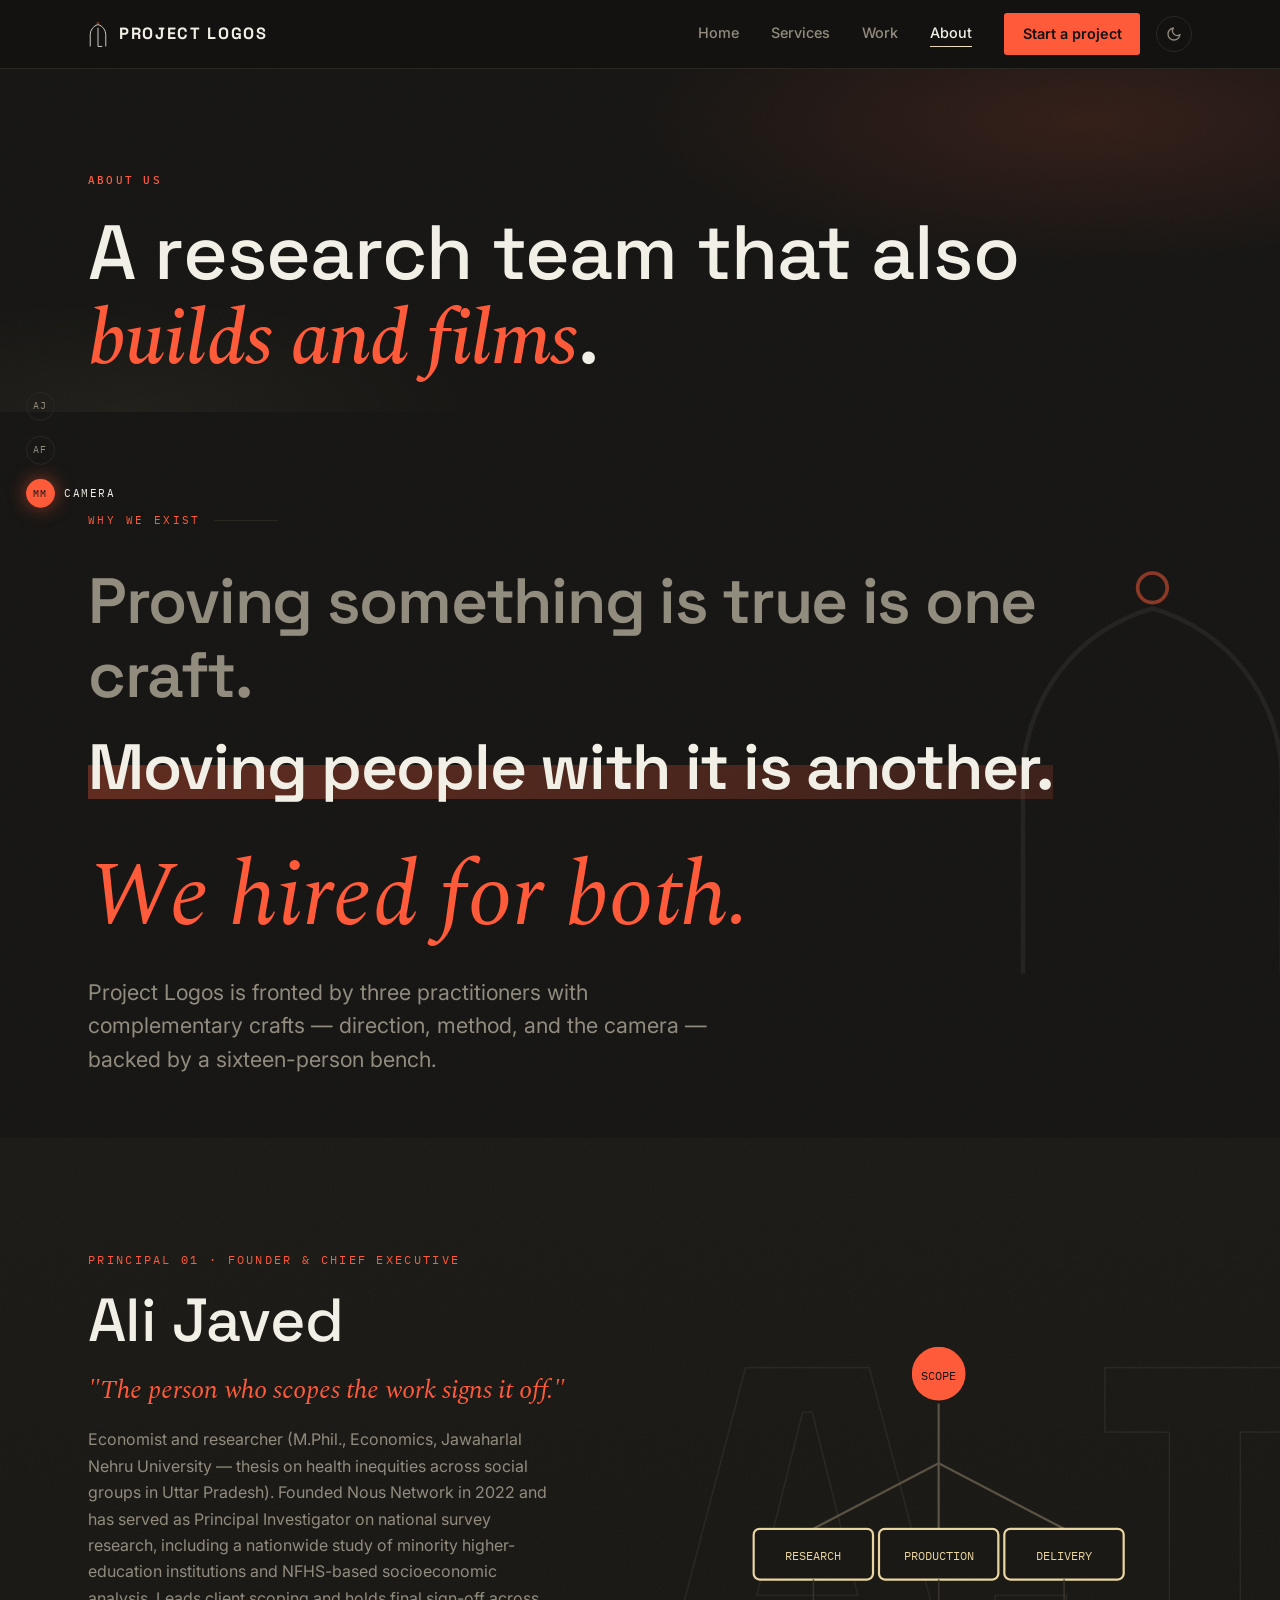
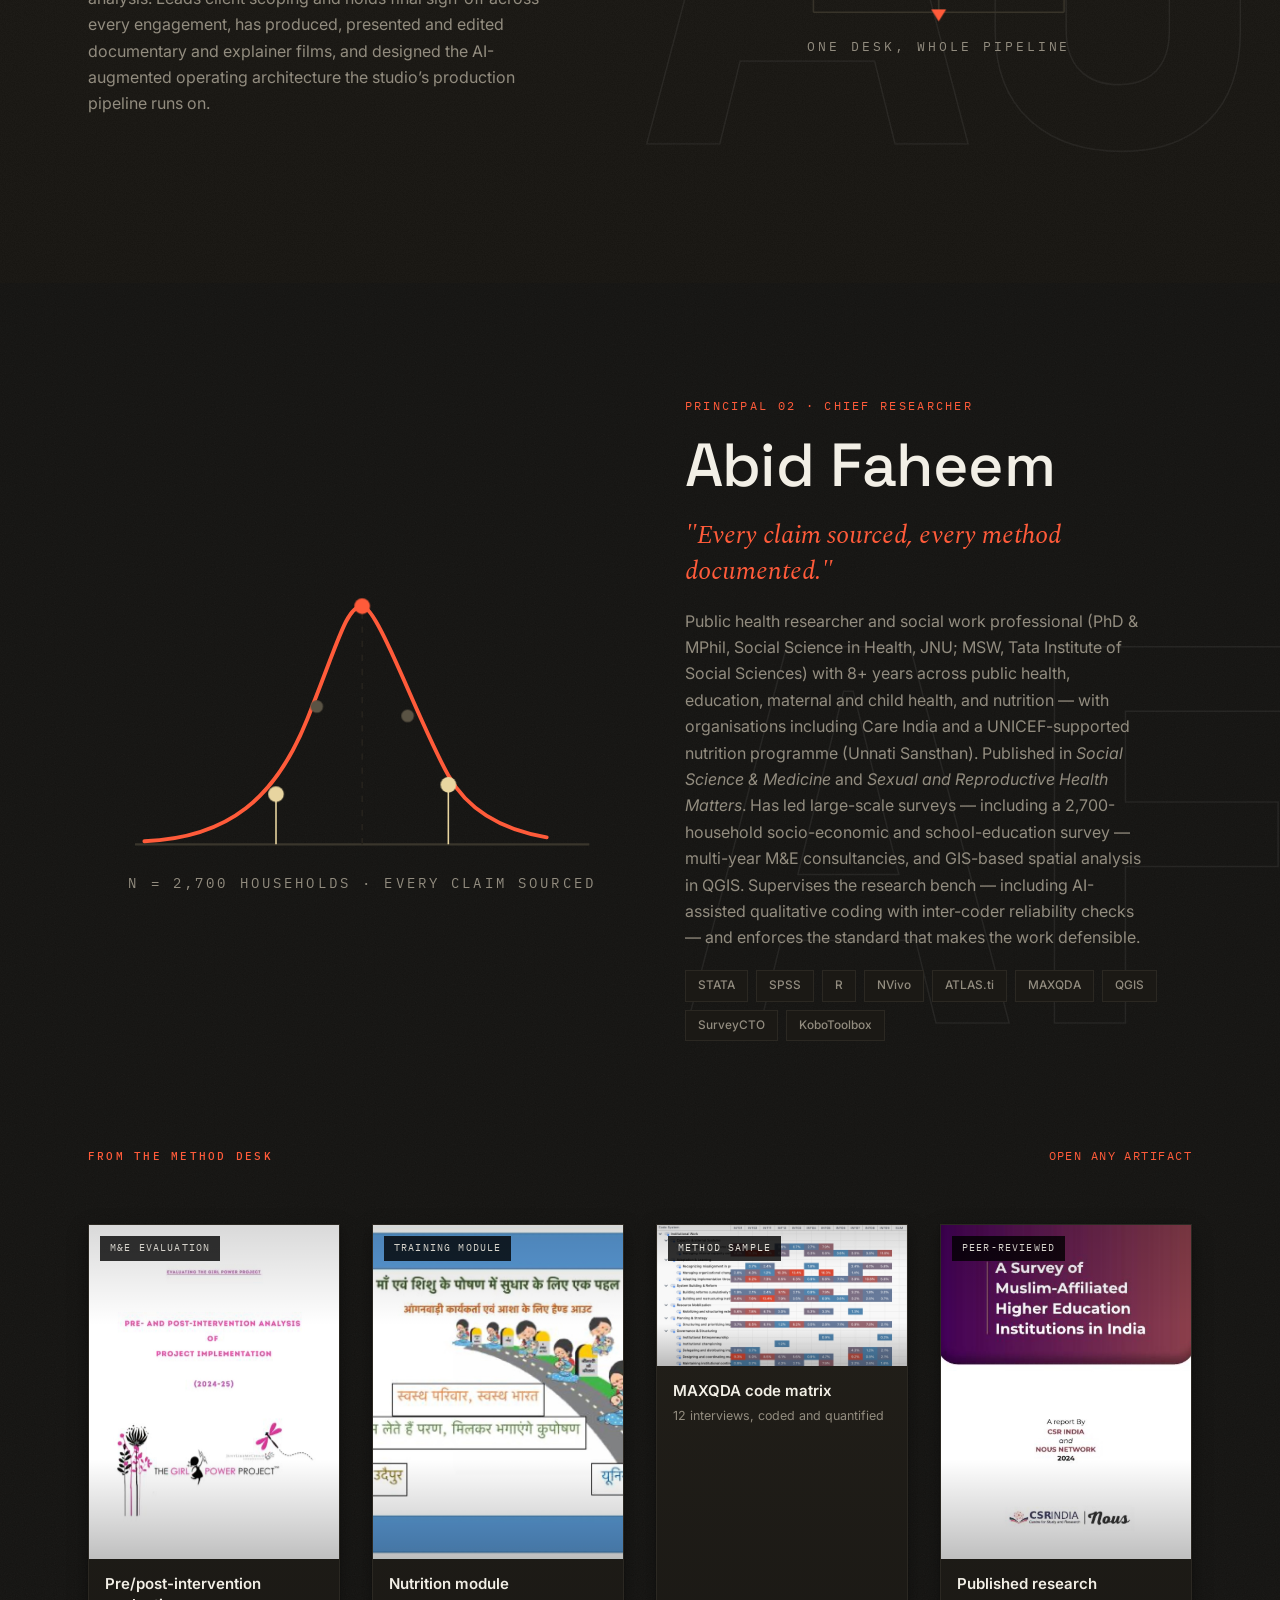
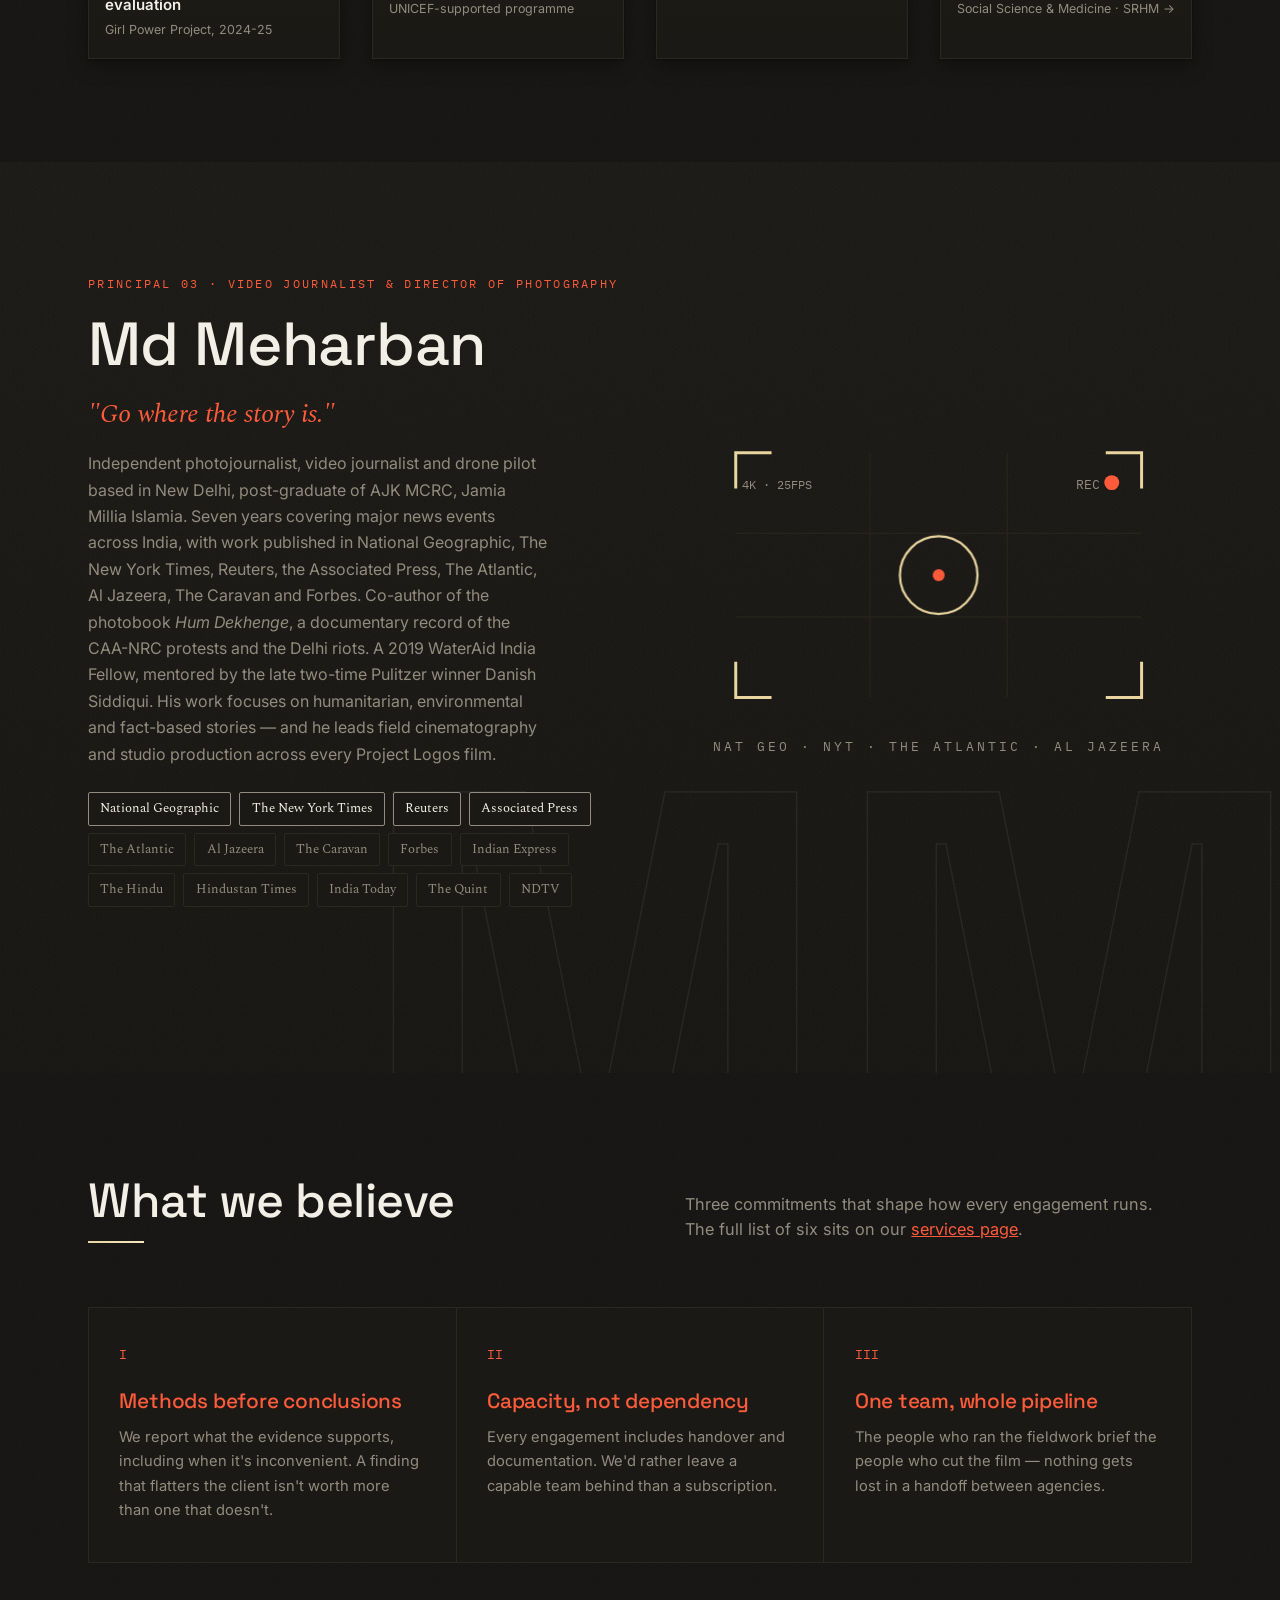
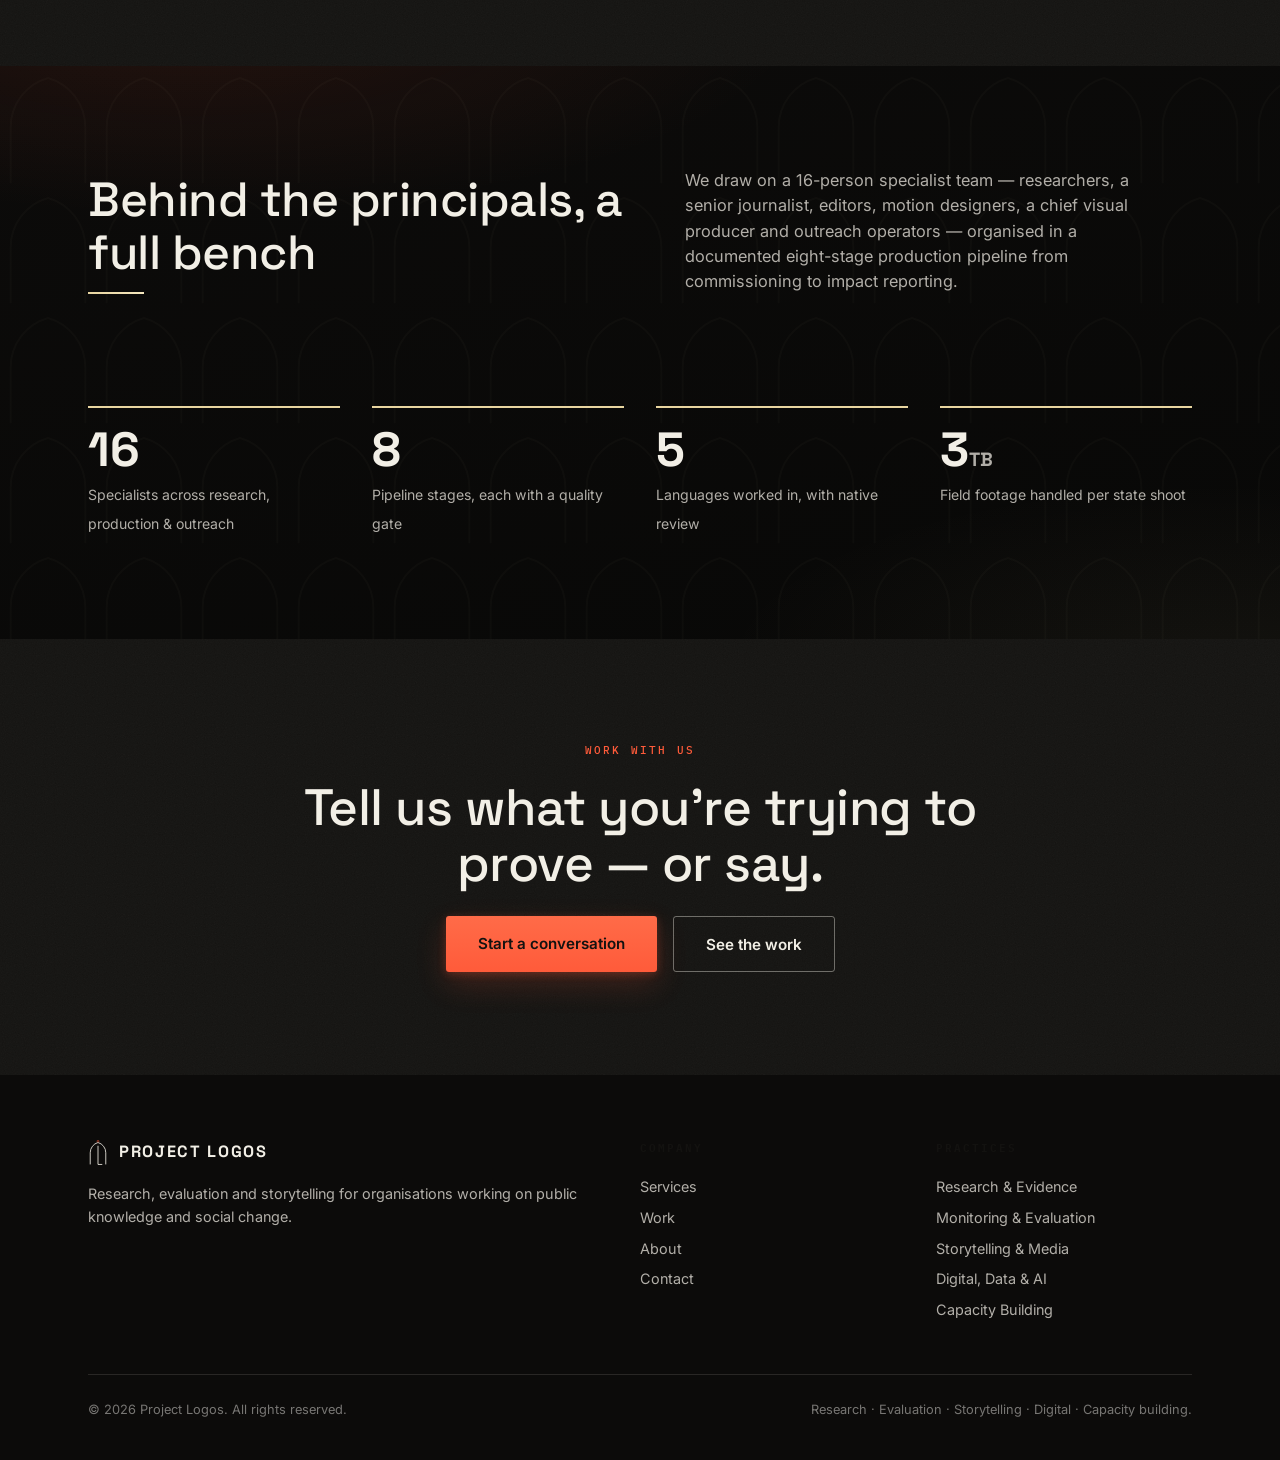
<file: studio.html>
<!DOCTYPE html>
<html lang="en">
<head>
  <meta charset="UTF-8" />
  <meta name="viewport" content="width=device-width, initial-scale=1.0" />
  <meta name="color-scheme" content="dark light" />
  <meta name="theme-color" content="#131210" />
  <title>About — Project Logos</title>
  <meta name="description" content="About Project Logos: how we work, and the principals — Ali Javed, Abid Faheem and Md Meharban." />
  <link rel="icon" href="assets/favicon.svg" type="image/svg+xml" />
  <link rel="icon" href="assets/favicon-32.png" sizes="32x32" type="image/png" />
  <link rel="apple-touch-icon" href="assets/apple-touch-icon.png" />
  <meta property="og:type" content="website" />
  <meta property="og:site_name" content="Project Logos" />
  <meta property="og:title" content="About — Project Logos" />
  <meta property="og:description" content="A research team that also builds and films — Ali Javed, Abid Faheem and Md Meharban, backed by a sixteen-person bench." />
  <meta property="og:url" content="https://projectlogos-in.github.io/project-logos/studio.html" />
  <meta property="og:image" content="https://projectlogos-in.github.io/project-logos/assets/og/og-studio.png" />
  <meta property="og:image:width" content="1200" />
  <meta property="og:image:height" content="630" />
  <meta name="twitter:card" content="summary_large_image" />
  <meta name="twitter:image" content="https://projectlogos-in.github.io/project-logos/assets/og/og-studio.png" />
  <link rel="preconnect" href="https://fonts.googleapis.com" />
  <link rel="preconnect" href="https://fonts.gstatic.com" crossorigin />
  <link href="https://fonts.googleapis.com/css2?family=Space+Grotesk:wght@400;500;600;700&family=Spectral:ital,wght@0,400;0,500;1,400;1,500&family=Inter:wght@400;500;600;700&family=IBM+Plex+Mono:wght@400;500&display=swap" rel="stylesheet" />
  <script>try { if (localStorage.getItem("pl-theme") === "light") document.documentElement.dataset.theme = "light"; } catch (e) {}</script>
  <link rel="stylesheet" href="css/style.css?v=11" />
</head>
<body>

<header class="site-header">
  <div class="wrap">
    <a class="brand" href="index.html">
      <svg class="logo-mark" width="20" height="25" viewBox="0 0 72 90" fill="none" xmlns="http://www.w3.org/2000/svg" aria-hidden="true">
        <path d="M8 88 L8 46 A38.5 38.5 0 0 1 36 8.96 A38.5 38.5 0 0 1 64 46 L64 88" stroke-width="3" />
        <line x1="36" y1="20.8" x2="36" y2="88" stroke-width="3" />
        <line x1="36" y1="88" x2="51.4" y2="88" stroke-width="3" />
        <circle cx="36" cy="4.5" r="3.2" stroke-width="1.8" />
      </svg>
      PROJECT LOGOS
    </a>
    <button class="theme-toggle" type="button" aria-label="Switch between dark and light theme">
      <svg class="moon" viewBox="0 0 24 24" fill="none" stroke="currentColor" stroke-width="2" stroke-linecap="round" stroke-linejoin="round"><path d="M21 12.8A9 9 0 1 1 11.2 3a7 7 0 0 0 9.8 9.8z"/></svg>
      <svg class="sun" viewBox="0 0 24 24" fill="none" stroke="currentColor" stroke-width="2" stroke-linecap="round"><circle cx="12" cy="12" r="4.5"/><path d="M12 2v2.5M12 19.5V22M2 12h2.5M19.5 12H22M4.9 4.9l1.8 1.8M17.3 17.3l1.8 1.8M19.1 4.9l-1.8 1.8M6.7 17.3l-1.8 1.8"/></svg>
    </button>
    <button class="nav-toggle" aria-label="Menu"><span></span><span></span><span></span></button>
    <nav class="nav">
      <a href="index.html">Home</a>
      <a href="services.html">Services</a>
      <a href="work.html">Work</a>
      <a href="studio.html" aria-current="page">About</a>
      <a class="cta" href="contact.html">Start a project</a>
    </nav>
  </div>
</header>

<nav class="chapter-rail" aria-label="Principals">
  <a href="#ali" data-code="AJ"><span>Direction</span></a>
  <a href="#abid" data-code="AF"><span>Method</span></a>
  <a href="#meharban" data-code="MM"><span>Camera</span></a>
</nav>

<main>

  <!-- OPENING -->
  <div class="hero" style="padding-bottom: 0;">
    <div class="wrap">
      <span class="eyebrow">About us</span>
      <h1 style="max-width: 22ch;">A research team that also <em>builds and films</em>.</h1>
    </div>
  </div>

  <section class="gap-intro" style="padding-bottom: calc(var(--section) * 0.6);">
    <svg class="gap-ornament" viewBox="0 0 72 90" fill="none" aria-hidden="true"><path d="M8 88 L8 46 A38.5 38.5 0 0 1 36 8.96 A38.5 38.5 0 0 1 64 46 L64 88" stroke-width="1" /><circle cx="36" cy="4.5" r="3.2" stroke-width="0.8" /></svg>
    <div class="wrap">
      <span class="gap-kicker reveal">Why we exist</span>
      <p class="gap-line reveal">Proving something is true is one craft.</p>
      <p class="gap-line reveal"><strong class="mark">Moving people with it is another.</strong></p>
      <p class="gap-answer reveal">We hired for both.</p>
      <p class="lede reveal" style="margin-top: 2rem;">Project Logos is fronted by three practitioners with complementary crafts — direction, method, and the camera — backed by a sixteen-person bench.</p>
    </div>
  </section>

  <!-- PRINCIPAL 01 — ALI JAVED -->
  <section class="chapter tinted" id="ali">
    <span class="chapter-letter" aria-hidden="true">AJ</span>
    <div class="wrap chapter-grid">
      <div>
        <span class="chapter-code">Principal 01 · Founder &amp; Chief Executive</span>
        <h2 class="chapter-title">Ali Javed</h2>
        <p class="chapter-line">"The person who scopes the work signs it off."</p>
        <p class="chapter-desc">Economist and researcher (M.Phil., Economics, Jawaharlal Nehru University — thesis on health inequities across social groups in Uttar Pradesh). Founded Nous Network in 2022 and has served as Principal Investigator on national survey research, including a nationwide study of minority higher-education institutions and NFHS-based socioeconomic analysis. Leads client scoping and holds final sign-off across every engagement, has produced, presented and edited documentary and explainer films, and designed the AI-augmented operating architecture the studio’s production pipeline runs on.</p>
      </div>
      <div class="chapter-art" aria-hidden="true">
        <svg viewBox="0 0 340 240" fill="none" xmlns="http://www.w3.org/2000/svg">
          <line class="wire" style="--len:60; --d:600"  x1="170" y1="66" x2="170" y2="106" stroke="#5A5344" stroke-width="1.5" />
          <line class="wire" style="--len:120; --d:800" x1="170" y1="106" x2="86"  y2="150" stroke="#5A5344" stroke-width="1.5" />
          <line class="wire" style="--len:60; --d:800"  x1="170" y1="106" x2="170" y2="150" stroke="#5A5344" stroke-width="1.5" />
          <line class="wire" style="--len:120; --d:800" x1="170" y1="106" x2="254" y2="150" stroke="#5A5344" stroke-width="1.5" />
          <circle class="ring" style="--d:500" cx="170" cy="46" r="22" stroke="#FF5B3A" stroke-width="1.5" />
          <g class="node" style="--d:200">
            <circle cx="170" cy="46" r="18" fill="#FF5B3A" />
            <text x="170" y="50" font-family="IBM Plex Mono" font-size="8" fill="#131210" text-anchor="middle">SCOPE</text>
          </g>
          <g class="node" style="--d:1000">
            <rect x="46" y="150" width="80" height="34" rx="4" fill="#1B1915" stroke="#E8D5A0" stroke-width="1.5" />
            <text x="86" y="171" font-family="IBM Plex Mono" font-size="8" fill="#E8D5A0" text-anchor="middle">RESEARCH</text>
          </g>
          <g class="node" style="--d:1150">
            <rect x="130" y="150" width="80" height="34" rx="4" fill="#1B1915" stroke="#E8D5A0" stroke-width="1.5" />
            <text x="170" y="171" font-family="IBM Plex Mono" font-size="8" fill="#E8D5A0" text-anchor="middle">PRODUCTION</text>
          </g>
          <g class="node" style="--d:1300">
            <rect x="214" y="150" width="80" height="34" rx="4" fill="#1B1915" stroke="#E8D5A0" stroke-width="1.5" />
            <text x="254" y="171" font-family="IBM Plex Mono" font-size="8" fill="#E8D5A0" text-anchor="middle">DELIVERY</text>
          </g>
          <line class="wire" style="--len:60; --d:1450" x1="86"  y1="184" x2="86"  y2="206" stroke="#3A362C" stroke-width="1" stroke-dasharray="3 4" />
          <line class="wire" style="--len:60; --d:1500" x1="170" y1="184" x2="170" y2="206" stroke="#3A362C" stroke-width="1" stroke-dasharray="3 4" />
          <line class="wire" style="--len:60; --d:1550" x1="254" y1="184" x2="254" y2="206" stroke="#3A362C" stroke-width="1" stroke-dasharray="3 4" />
          <line class="wire" style="--len:180; --d:1600" x1="86" y1="206" x2="254" y2="206" stroke="#3A362C" stroke-width="1" stroke-dasharray="3 4" />
          <polygon class="dot" style="--d:1700" points="170,212 165,204 175,204" fill="#FF5B3A" />
          <text x="170" y="232" font-family="IBM Plex Mono" font-size="9" fill="#928C7F" text-anchor="middle" letter-spacing="2">ONE DESK, WHOLE PIPELINE</text>
        </svg>
      </div>
    </div>
  </section>

  <!-- PRINCIPAL 02 — ABID FAHEEM -->
  <section class="chapter" id="abid">
    <span class="chapter-letter" aria-hidden="true">AF</span>
    <div class="wrap chapter-grid">
      <div class="chapter-art" aria-hidden="true">
        <svg viewBox="0 0 340 240" fill="none" xmlns="http://www.w3.org/2000/svg">
          <line x1="30" y1="200" x2="320" y2="200" stroke="#3A362C" stroke-width="1.5" />
          <line x1="175" y1="200" x2="175" y2="52" stroke="#26231D" stroke-width="1" stroke-dasharray="4 5" />
          <path class="wire" style="--len:420; --d:300" d="M36 198 C 90 196, 120 170, 140 120 S 165 48, 175 48 S 210 120, 230 156 S 290 196, 314 198" stroke="#FF5B3A" stroke-width="2.5" stroke-linecap="round" />
          <path class="wire" style="--len:200; --d:900" d="M120 200 L 120 168 M 230 200 L 230 162" stroke="#E8D5A0" stroke-width="1" stroke-dasharray="4 4" />
          <circle class="dot" style="--d:1000" cx="120" cy="168" r="5" fill="#E8D5A0" />
          <circle class="dot" style="--d:1100" cx="230" cy="162" r="5" fill="#E8D5A0" />
          <circle class="dot" style="--d:1200" cx="175" cy="48"  r="5" fill="#FF5B3A" />
          <circle class="dot" style="--d:1300" cx="146" cy="112" r="4" fill="#5A5344" />
          <circle class="dot" style="--d:1400" cx="204" cy="118" r="4" fill="#5A5344" />
          <circle class="ring" style="--d:1500" cx="175" cy="48" r="6" stroke="#FF5B3A" stroke-width="1.5" />
          <text x="175" y="228" font-family="IBM Plex Mono" font-size="9" fill="#928C7F" text-anchor="middle" letter-spacing="2">N = 2,700 HOUSEHOLDS · EVERY CLAIM SOURCED</text>
        </svg>
      </div>
      <div>
        <span class="chapter-code">Principal 02 · Chief Researcher</span>
        <h2 class="chapter-title">Abid Faheem</h2>
        <p class="chapter-line">"Every claim sourced, every method documented."</p>
        <p class="chapter-desc">Public health researcher and social work professional (PhD &amp; MPhil, Social Science in Health, JNU; MSW, Tata Institute of Social Sciences) with 8+ years across public health, education, maternal and child health, and nutrition — with organisations including Care India and a UNICEF-supported nutrition programme (Unnati Sansthan). Published in <em>Social Science &amp; Medicine</em> and <em>Sexual and Reproductive Health Matters</em>. Has led large-scale surveys — including a 2,700-household socio-economic and school-education survey — multi-year M&amp;E consultancies, and GIS-based spatial analysis in QGIS. Supervises the research bench — including AI-assisted qualitative coding with inter-coder reliability checks — and enforces the standard that makes the work defensible.</p>
        <div class="deliverables" style="margin-top: 1.2rem;"><span>STATA</span><span>SPSS</span><span>R</span><span>NVivo</span><span>ATLAS.ti</span><span>MAXQDA</span><span>QGIS</span><span>SurveyCTO</span><span>KoboToolbox</span></div>
      </div>
    </div>
  </section>

  <section class="chapter" id="abid-artifacts" style="padding-top: 0; margin-top: calc(var(--section) * -0.6);">
    <div class="wrap">
      <div class="rail-head reveal">
        <div><span class="eyebrow">From the method desk</span></div>
        <span class="rail-link" style="border: 0; cursor: default;">Open any artifact</span>
      </div>
      <div class="media-grid cols-4 reveal">
        <a class="media-card" data-reader="gpp-2425">
          <div class="thumb book"><img src="assets/abid/gpp2425-1.jpg" alt="Girl Power Project evaluation cover" loading="lazy" /><span class="kind-chip">M&amp;E evaluation</span></div>
          <div class="meta"><h3>Pre/post-intervention evaluation</h3><span>Girl Power Project, 2024-25</span></div>
        </a>
        <a class="media-card" data-reader="nutrition-module">
          <div class="thumb book"><img src="assets/abid/nutrition-1.jpg" alt="Nutrition training module cover" loading="lazy" /><span class="kind-chip">Training module</span></div>
          <div class="meta"><h3>Nutrition module</h3><span>UNICEF-supported programme</span></div>
        </a>
        <a class="media-card" data-gallery="method" data-index="0">
          <div class="thumb"><img src="assets/abid/maxqda.jpg" alt="MAXQDA code matrix" loading="lazy" /><span class="kind-chip">Method sample</span></div>
          <div class="meta"><h3>MAXQDA code matrix</h3><span>12 interviews, coded and quantified</span></div>
        </a>
        <a class="media-card" href="https://doi.org/10.1016/j.socscimed.2026.119603" target="_blank" rel="noopener">
          <div class="thumb book"><img src="assets/abid/hei-1.jpg" alt="Higher education study cover" loading="lazy" /><span class="kind-chip">Peer-reviewed</span></div>
          <div class="meta"><h3>Published research</h3><span>Social Science &amp; Medicine · SRHM →</span></div>
        </a>
      </div>
    </div>
  </section>

  <!-- PRINCIPAL 03 — MD MEHARBAN -->
  <section class="chapter tinted" id="meharban">
    <span class="chapter-letter" aria-hidden="true">MM</span>
    <div class="wrap chapter-grid">
      <div>
        <span class="chapter-code">Principal 03 · Video Journalist &amp; Director of Photography</span>
        <h2 class="chapter-title">Md Meharban</h2>
        <p class="chapter-line">"Go where the story is."</p>
        <p class="chapter-desc">Independent photojournalist, video journalist and drone pilot based in New Delhi, post-graduate of AJK MCRC, Jamia Millia Islamia. Seven years covering major news events across India, with work published in National Geographic, The New York Times, Reuters, the Associated Press, The Atlantic, Al Jazeera, The Caravan and Forbes. Co-author of the photobook <em>Hum Dekhenge</em>, a documentary record of the CAA-NRC protests and the Delhi riots. A 2019 WaterAid India Fellow, mentored by the late two-time Pulitzer winner Danish Siddiqui. His work focuses on humanitarian, environmental and fact-based stories — and he leads field cinematography and studio production across every Project Logos film.</p>
        <div class="mastheads">
          <span class="lead">National Geographic</span><span class="lead">The New York Times</span><span class="lead">Reuters</span><span class="lead">Associated Press</span><span>The Atlantic</span><span>Al Jazeera</span><span>The Caravan</span><span>Forbes</span><span>Indian Express</span><span>The Hindu</span><span>Hindustan Times</span><span>India Today</span><span>The Quint</span><span>NDTV</span>
        </div>
      </div>
      <div class="chapter-art" aria-hidden="true">
        <svg viewBox="0 0 340 240" fill="none" xmlns="http://www.w3.org/2000/svg">
          <path class="wire" style="--len:60; --d:200" d="M34 52 L34 28 L58 28" stroke="#E8D5A0" stroke-width="2" />
          <path class="wire" style="--len:60; --d:300" d="M282 28 L306 28 L306 52" stroke="#E8D5A0" stroke-width="2" />
          <path class="wire" style="--len:60; --d:400" d="M306 168 L306 192 L282 192" stroke="#E8D5A0" stroke-width="2" />
          <path class="wire" style="--len:60; --d:500" d="M58 192 L34 192 L34 168" stroke="#E8D5A0" stroke-width="2" />
          <line class="wire" style="--len:280; --d:700" x1="34" y1="82"  x2="306" y2="82"  stroke="#26231D" stroke-width="1" />
          <line class="wire" style="--len:280; --d:800" x1="34" y1="138" x2="306" y2="138" stroke="#26231D" stroke-width="1" />
          <line class="wire" style="--len:170; --d:750" x1="124" y1="28" x2="124" y2="192" stroke="#26231D" stroke-width="1" />
          <line class="wire" style="--len:170; --d:850" x1="216" y1="28" x2="216" y2="192" stroke="#26231D" stroke-width="1" />
          <circle class="ring" style="--d:1000" cx="170" cy="110" r="34" stroke="#FF5B3A" stroke-width="1.5" />
          <circle class="node" style="--d:900" cx="170" cy="110" r="26" stroke="#E8D5A0" stroke-width="1.5" fill="none" />
          <circle class="node" style="--d:1100" cx="170" cy="110" r="4" fill="#FF5B3A" />
          <g class="node" style="--d:1300">
            <circle class="cursor" cx="286" cy="48" r="5" fill="#FF5B3A" />
            <text x="278" y="52" font-family="IBM Plex Mono" font-size="9" fill="#928C7F" text-anchor="end">REC</text>
          </g>
          <text x="38" y="52" font-family="IBM Plex Mono" font-size="8" fill="#928C7F">4K · 25FPS</text>
          <text x="170" y="228" font-family="IBM Plex Mono" font-size="9" fill="#928C7F" text-anchor="middle" letter-spacing="2">NAT GEO · NYT · THE ATLANTIC · AL JAZEERA</text>
        </svg>
      </div>
    </div>
  </section>

  <!-- PUBLISHED PHOTOGRAPHY -->
  <!-- WHAT WE BELIEVE -->
  <section>
    <div class="wrap">
      <div class="section-head reveal">
        <h2>What we believe</h2>
        <p class="lede">Three commitments that shape how every engagement runs. The full list of six sits on our <a href="services.html" style="color: var(--indigo); text-decoration: underline;">services page</a>.</p>
      </div>
      <div class="pillars reveal" style="grid-template-columns: repeat(3, 1fr);">
        <div class="pillar">
          <span class="num">I</span>
          <h3>Methods before conclusions</h3>
          <p>We report what the evidence supports, including when it's inconvenient. A finding that flatters the client isn't worth more than one that doesn't.</p>
        </div>
        <div class="pillar">
          <span class="num">II</span>
          <h3>Capacity, not dependency</h3>
          <p>Every engagement includes handover and documentation. We'd rather leave a capable team behind than a subscription.</p>
        </div>
        <div class="pillar">
          <span class="num">III</span>
          <h3>One team, whole pipeline</h3>
          <p>The people who ran the fieldwork brief the people who cut the film — nothing gets lost in a handoff between agencies.</p>
        </div>
      </div>
    </div>
  </section>

  <!-- THE BENCH -->
  <section class="on-dark">
    <div class="wrap">
      <div class="section-head reveal">
        <h2>Behind the principals, a full bench</h2>
        <p class="lede">We draw on a 16-person specialist team — researchers, a senior journalist, editors, motion designers, a chief visual producer and outreach operators — organised in a documented eight-stage production pipeline from commissioning to impact reporting.</p>
      </div>
      <div class="stats reveal">
        <div><strong>16</strong><span>Specialists across research, production &amp; outreach</span></div>
        <div><strong>8</strong><span>Pipeline stages, each with a quality gate</span></div>
        <div><strong>5</strong><span>Languages worked in, with native review</span></div>
        <div><strong>3–5<span style="font-size:1.2rem">TB</span></strong><span>Field footage handled per state shoot</span></div>
      </div>
    </div>
  </section>

  <section class="cta-band">
    <div class="wrap reveal">
      <span class="eyebrow">Work with us</span>
      <h2>Tell us what you're trying to prove — or say.</h2>
      <div class="btn-row">
        <a class="btn" href="contact.html">Start a conversation</a>
        <a class="btn ghost" href="work.html">See the work</a>
      </div>
    </div>
  </section>

</main>

<footer class="site-footer">
  <div class="wrap">
    <div class="footer-grid">
      <div>
        <a class="brand" href="index.html">
          <svg class="logo-mark" width="20" height="25" viewBox="0 0 72 90" fill="none" xmlns="http://www.w3.org/2000/svg" aria-hidden="true">
            <path d="M8 88 L8 46 A38.5 38.5 0 0 1 36 8.96 A38.5 38.5 0 0 1 64 46 L64 88" stroke-width="3" />
            <line x1="36" y1="20.8" x2="36" y2="88" stroke-width="3" />
            <line x1="36" y1="88" x2="51.4" y2="88" stroke-width="3" />
            <circle cx="36" cy="4.5" r="3.2" stroke-width="1.8" />
          </svg>
          PROJECT LOGOS
        </a>
        <p>Research, evaluation and storytelling for organisations working on public knowledge and social change.</p>
      </div>
      <div>
        <h4>Company</h4>
        <ul>
          <li><a href="services.html">Services</a></li>
          <li><a href="work.html">Work</a></li>
          <li><a href="studio.html">About</a></li>
          <li><a href="contact.html">Contact</a></li>
        </ul>
      </div>
      <div>
        <h4>Practices</h4>
        <ul>
          <li><a href="services.html#research">Research &amp; Evidence</a></li>
          <li><a href="services.html#meal">Monitoring &amp; Evaluation</a></li>
          <li><a href="services.html#media">Storytelling &amp; Media</a></li>
          <li><a href="services.html#digital">Digital, Data &amp; AI</a></li>
          <li><a href="services.html#capacity">Capacity Building</a></li>
        </ul>
      </div>
    </div>
    <div class="footer-bottom">
      <span>© 2026 Project Logos. All rights reserved.</span>
      <span>Research · Evaluation · Storytelling · Digital · Capacity building.</span>
    </div>
  </div>
</footer>

<script src="js/main.js?v=11"></script>
</body>
</html>
</file>
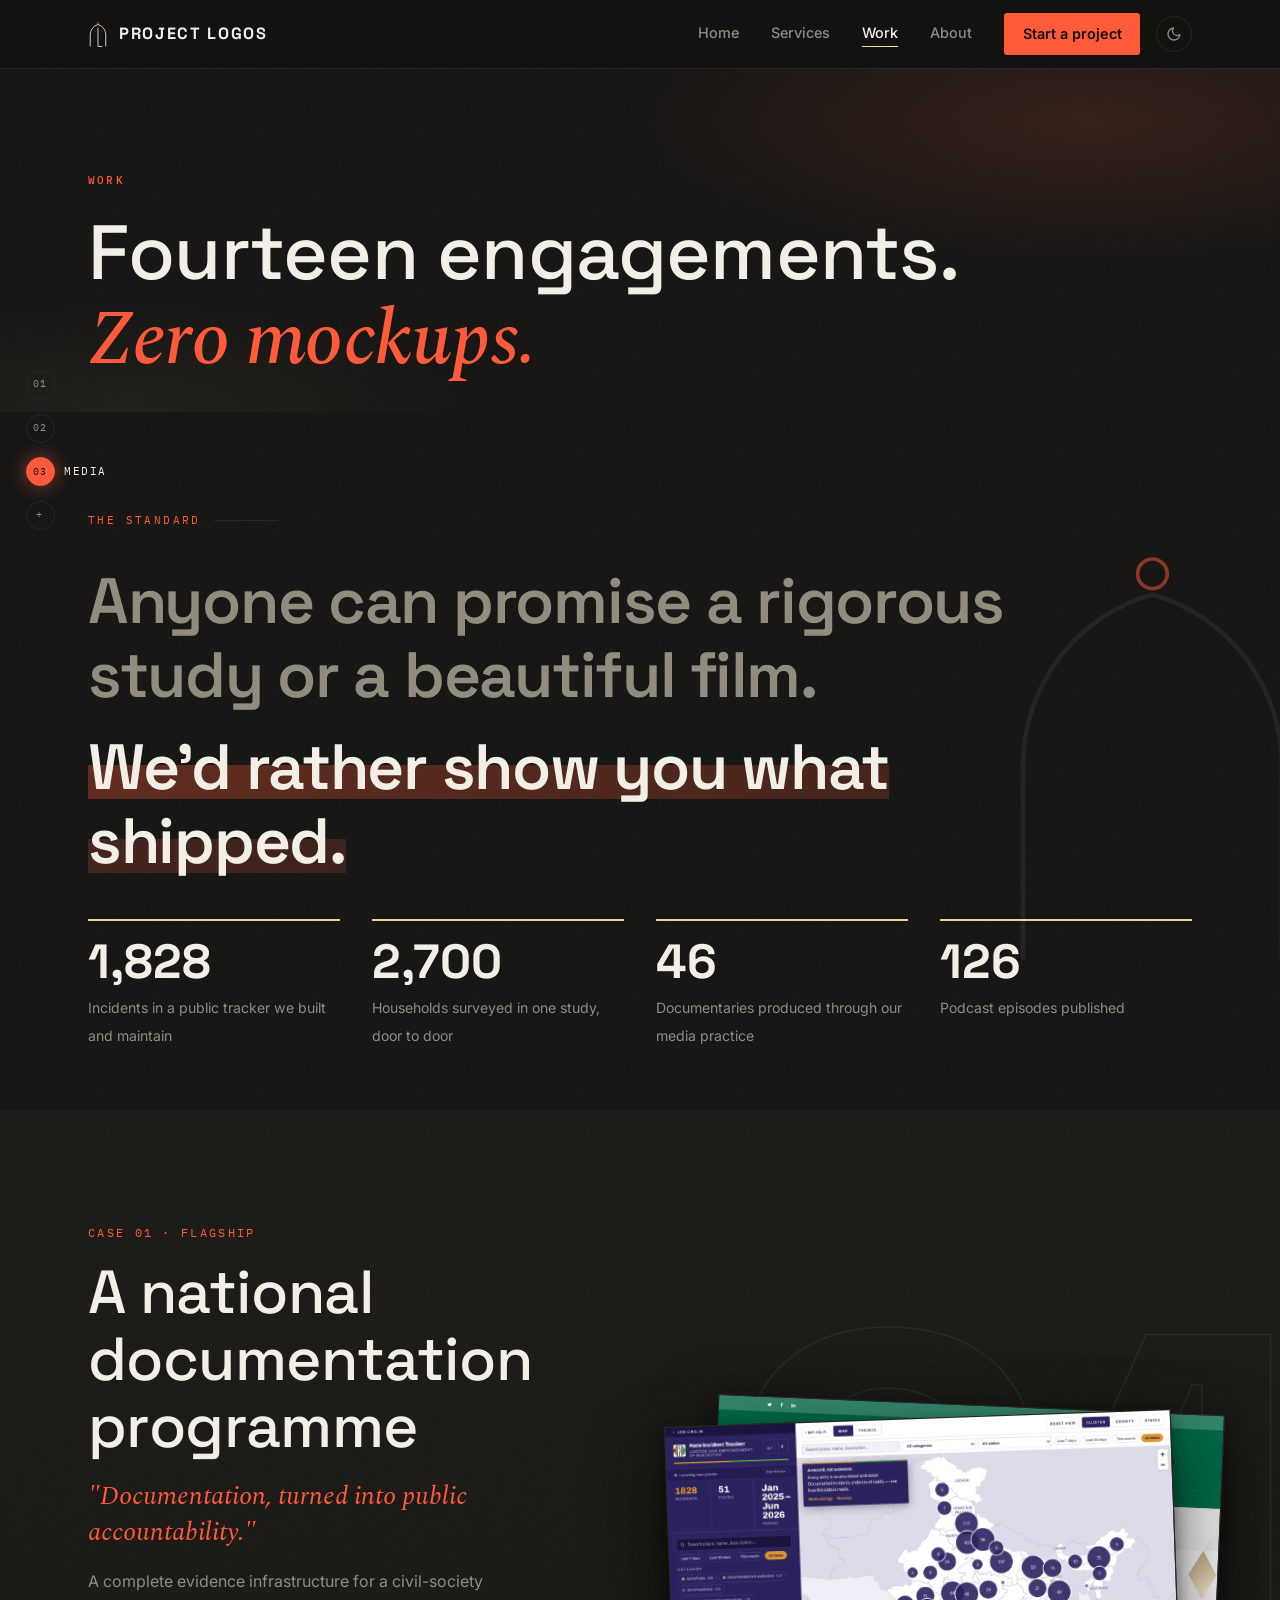
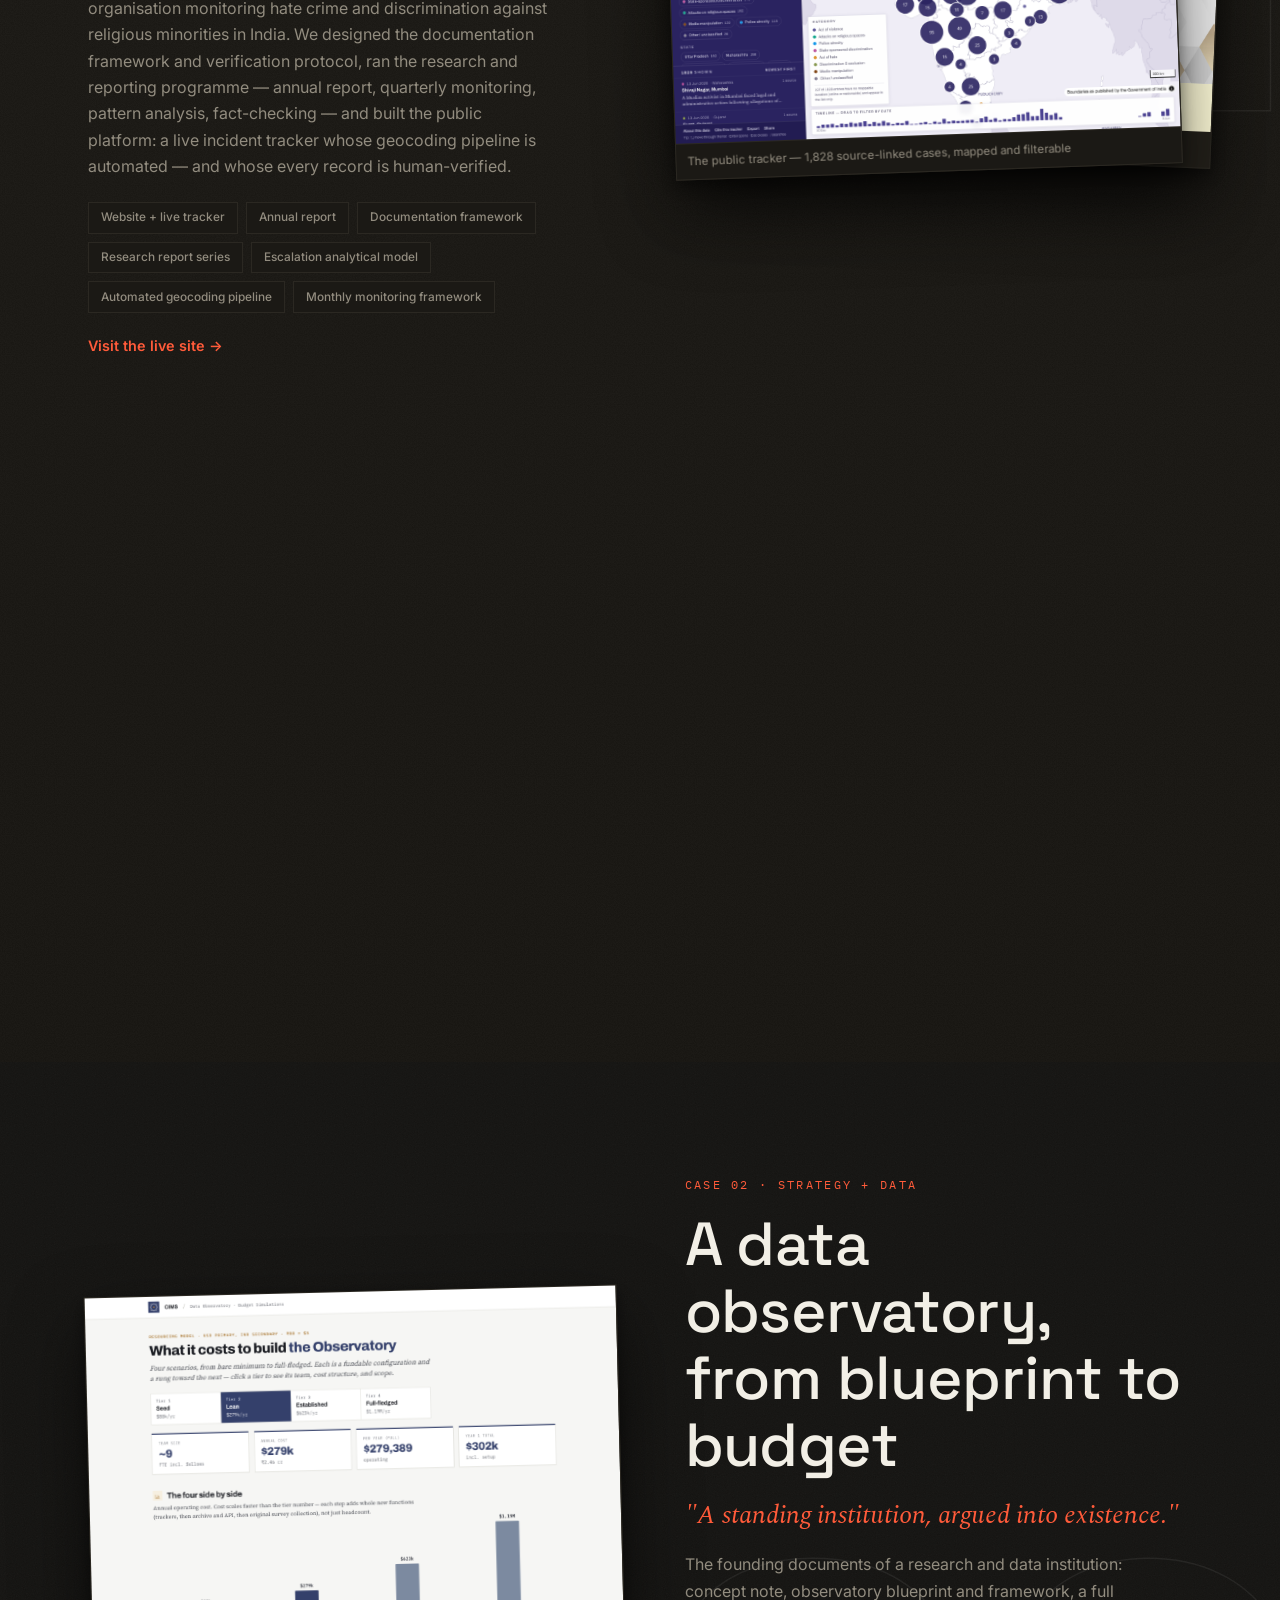
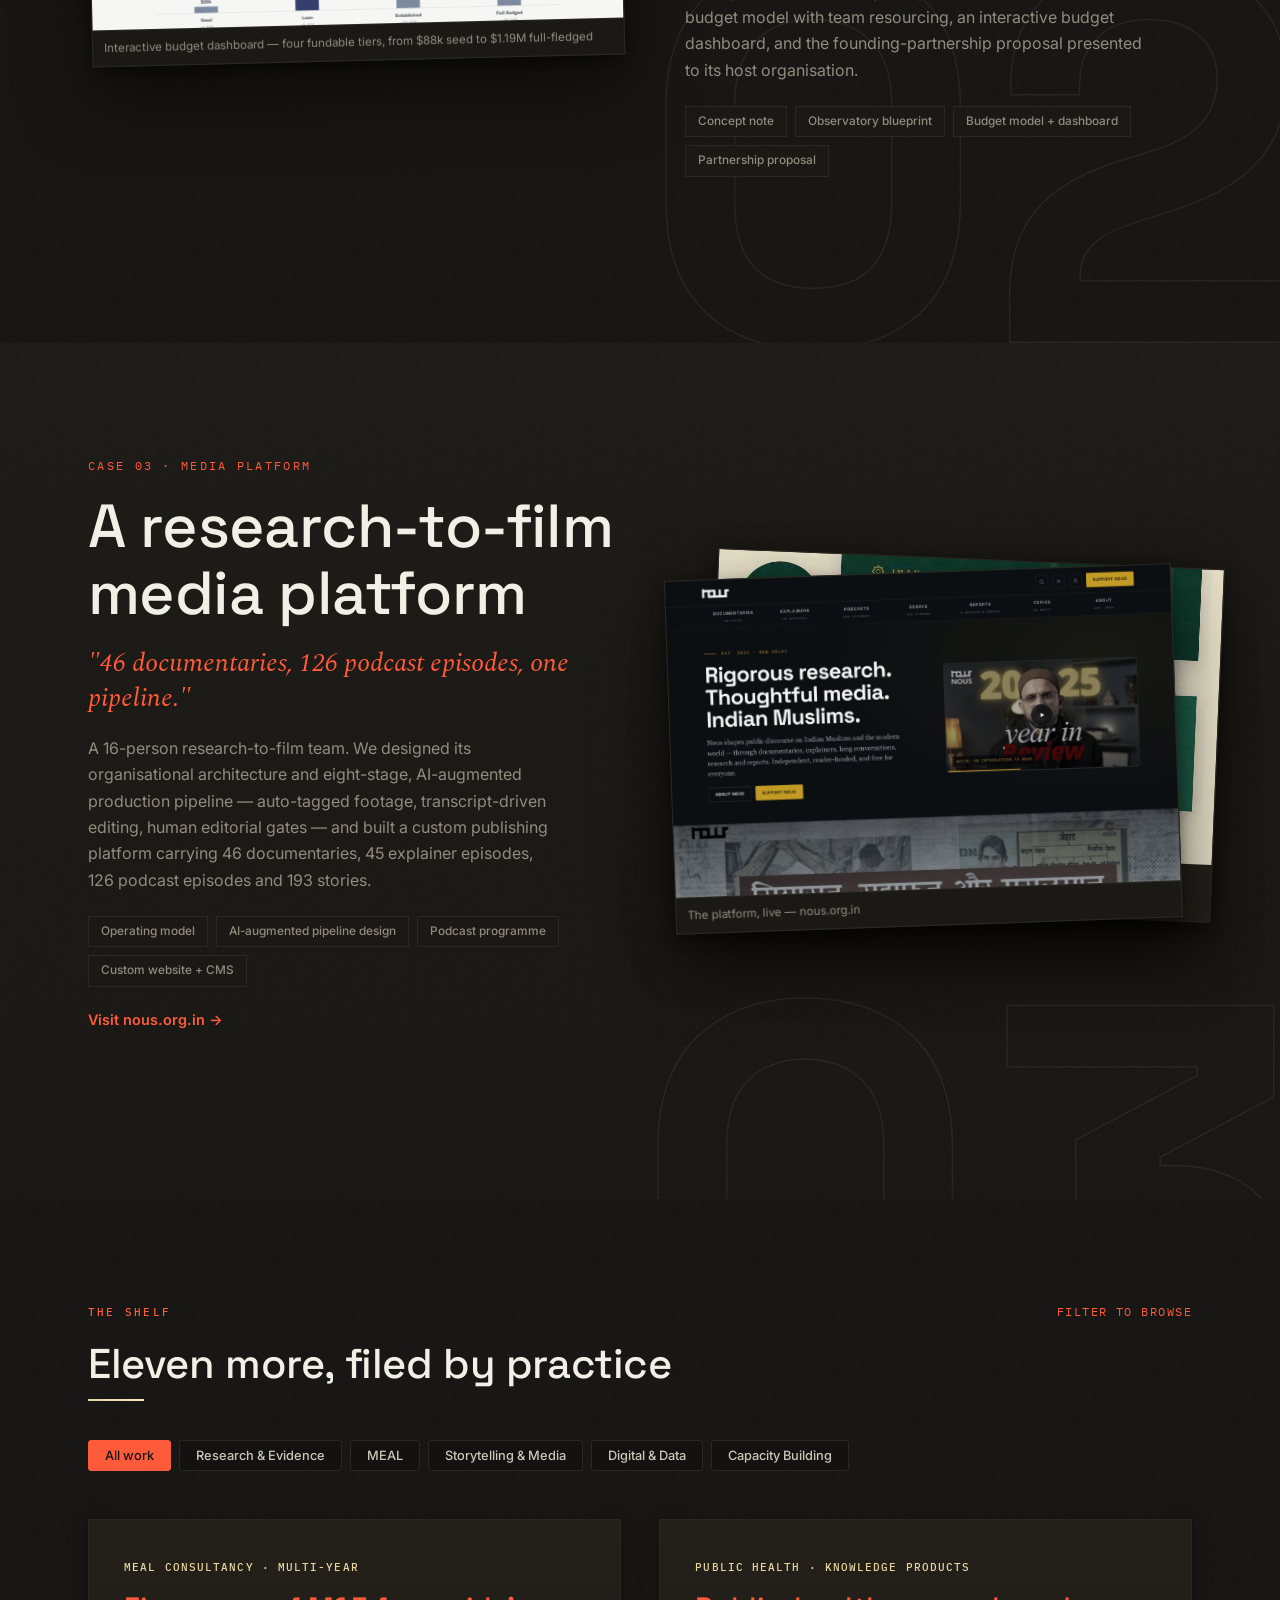
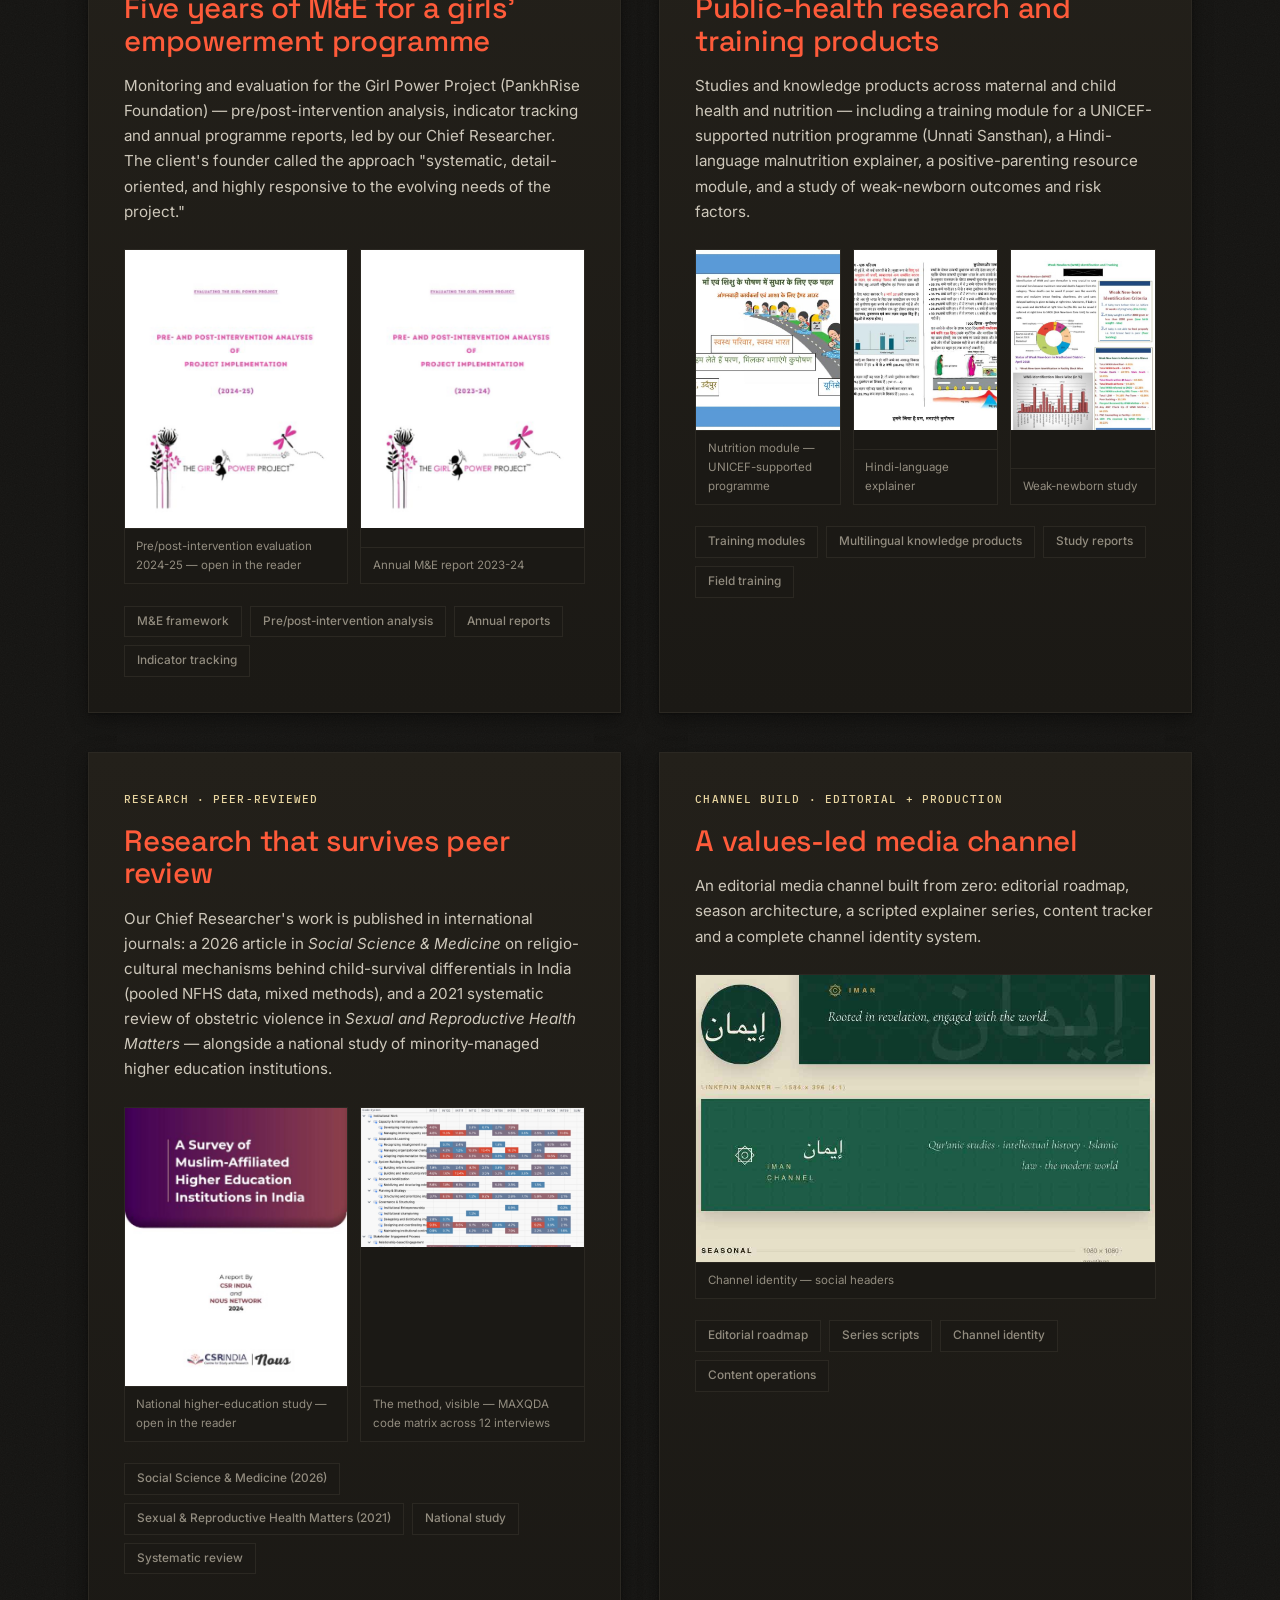
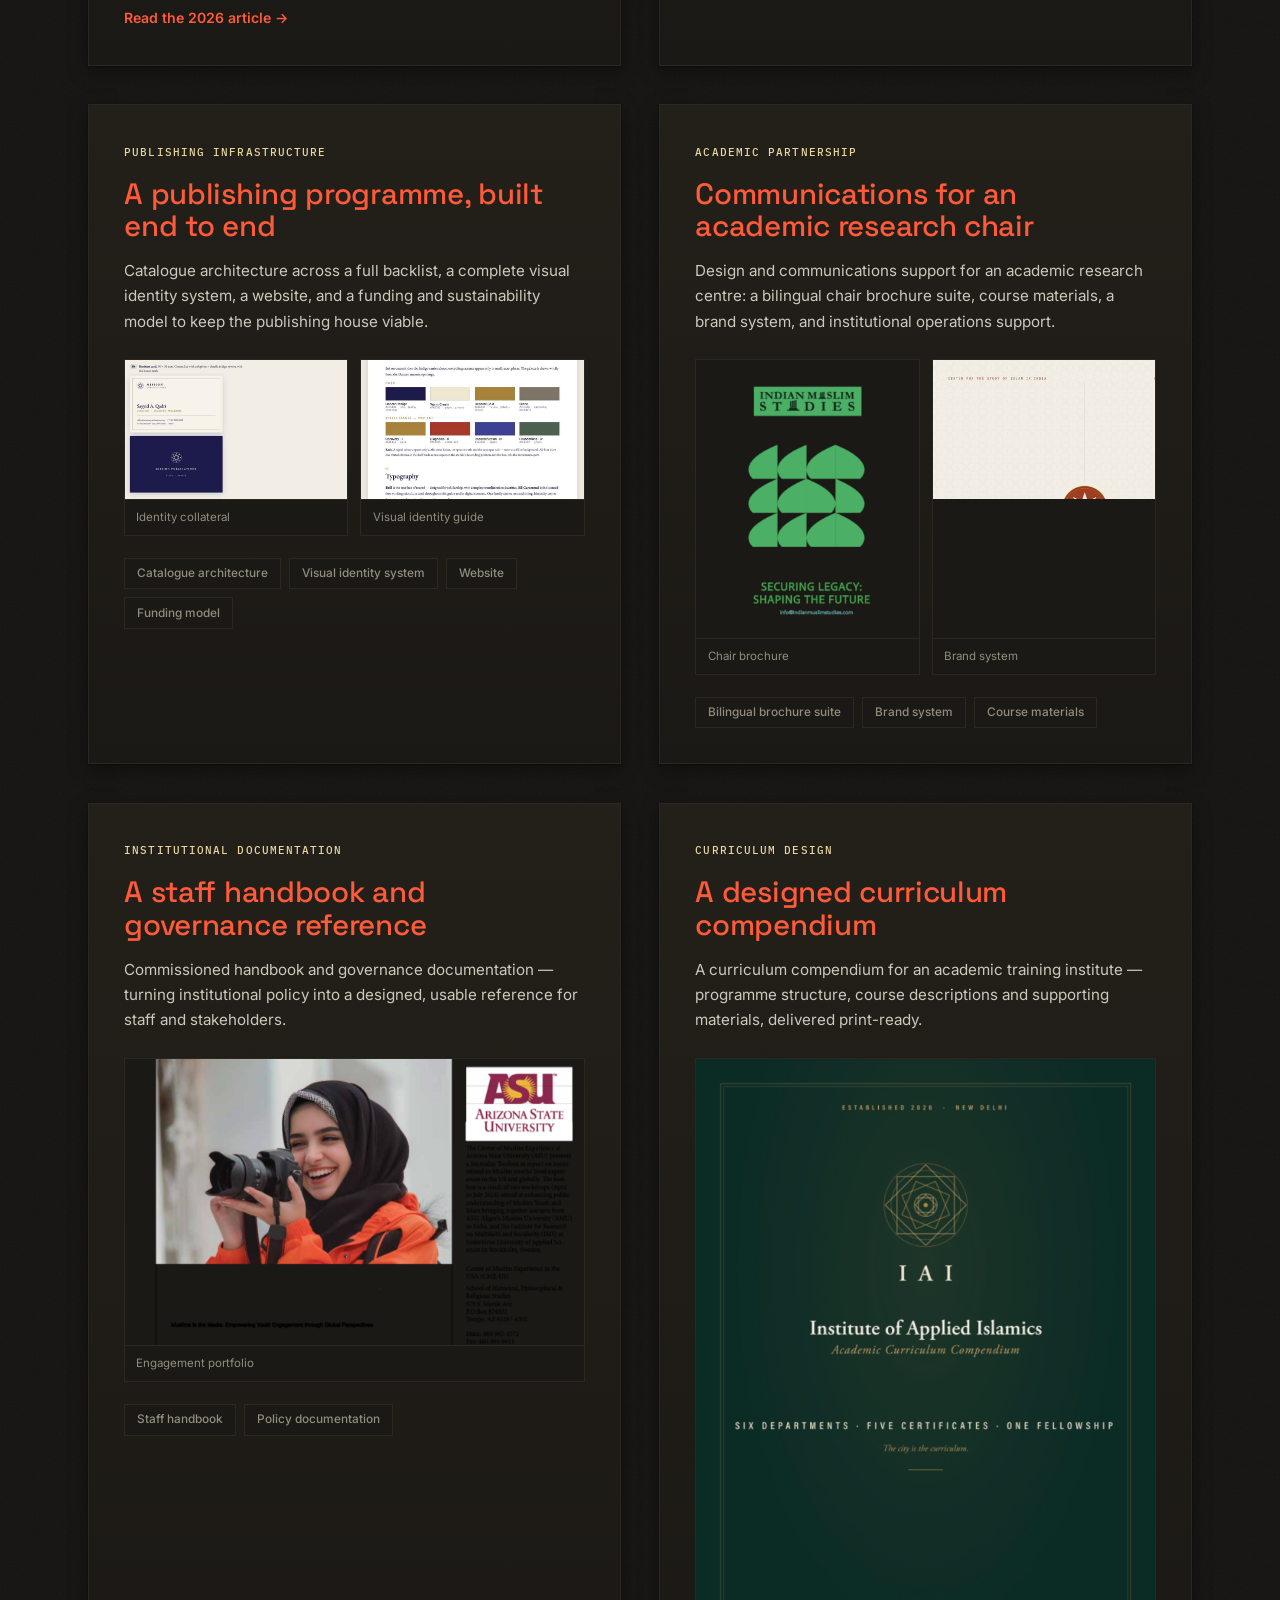
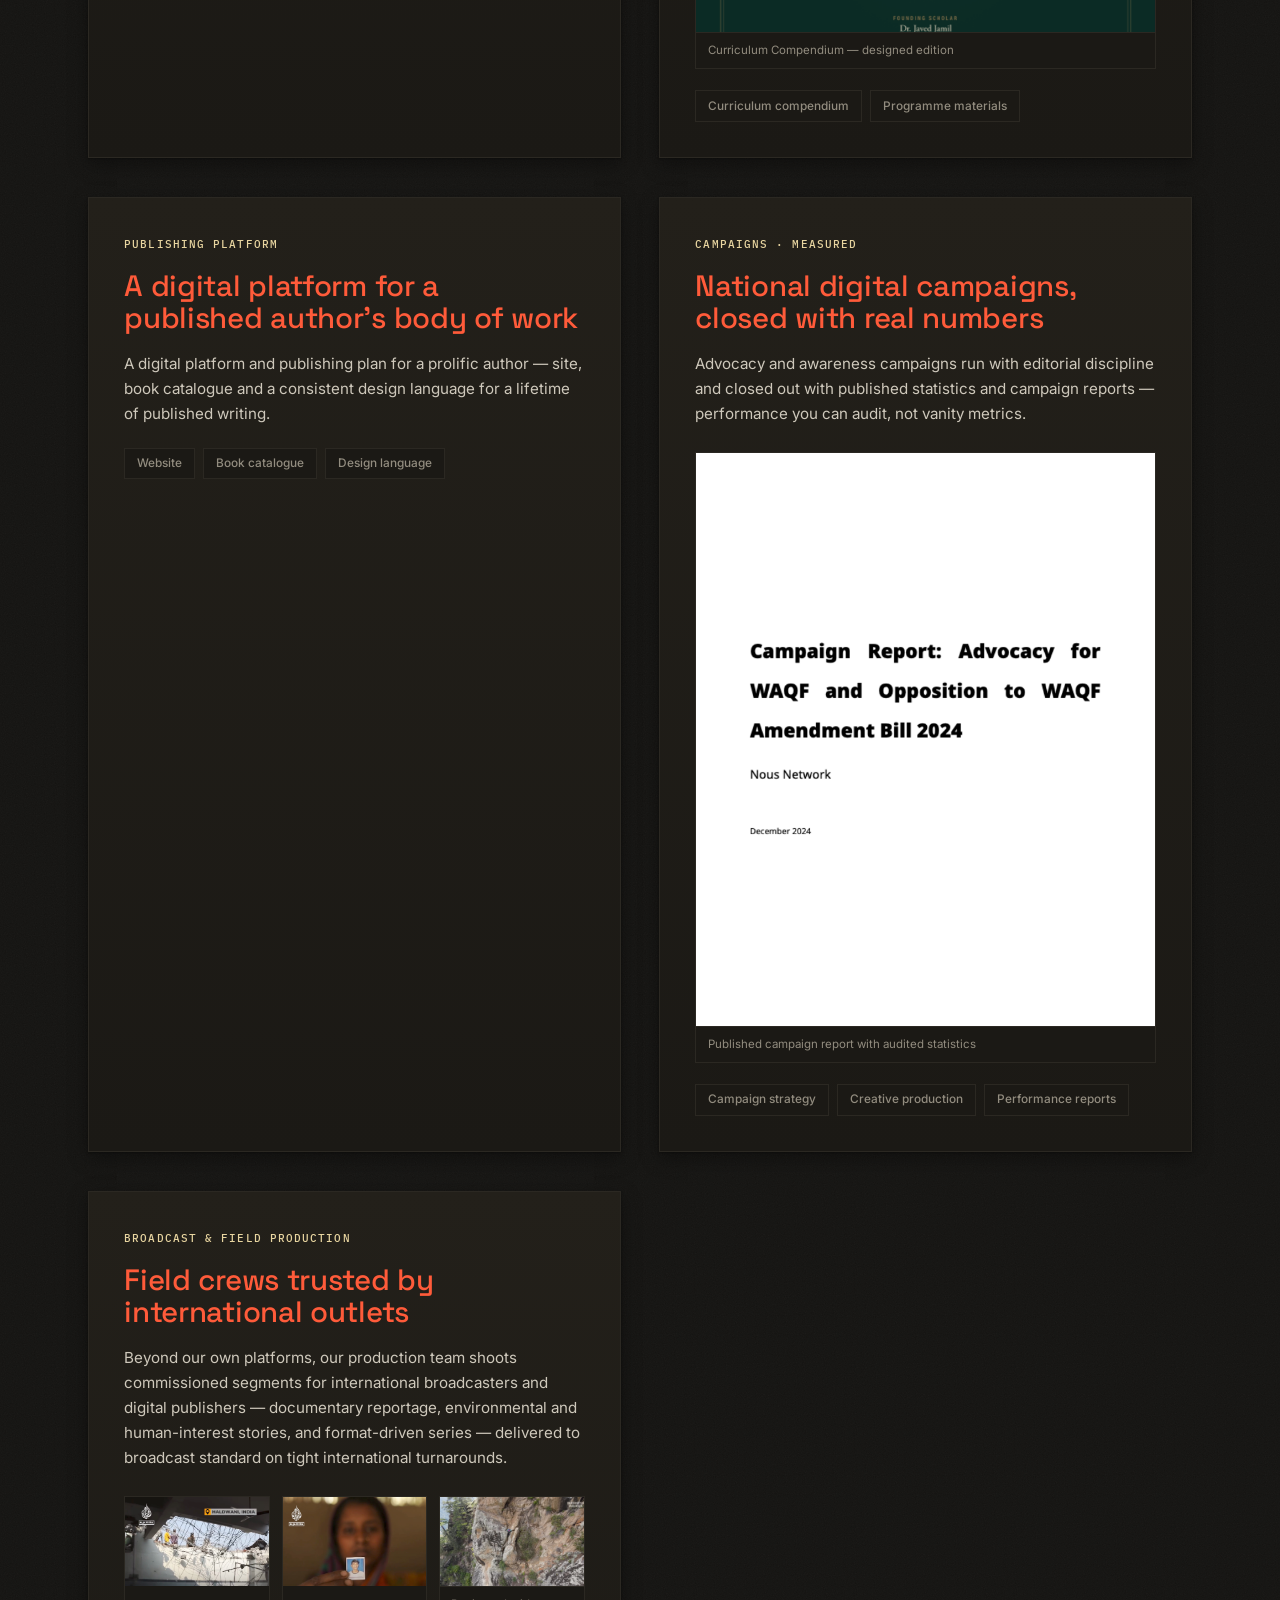
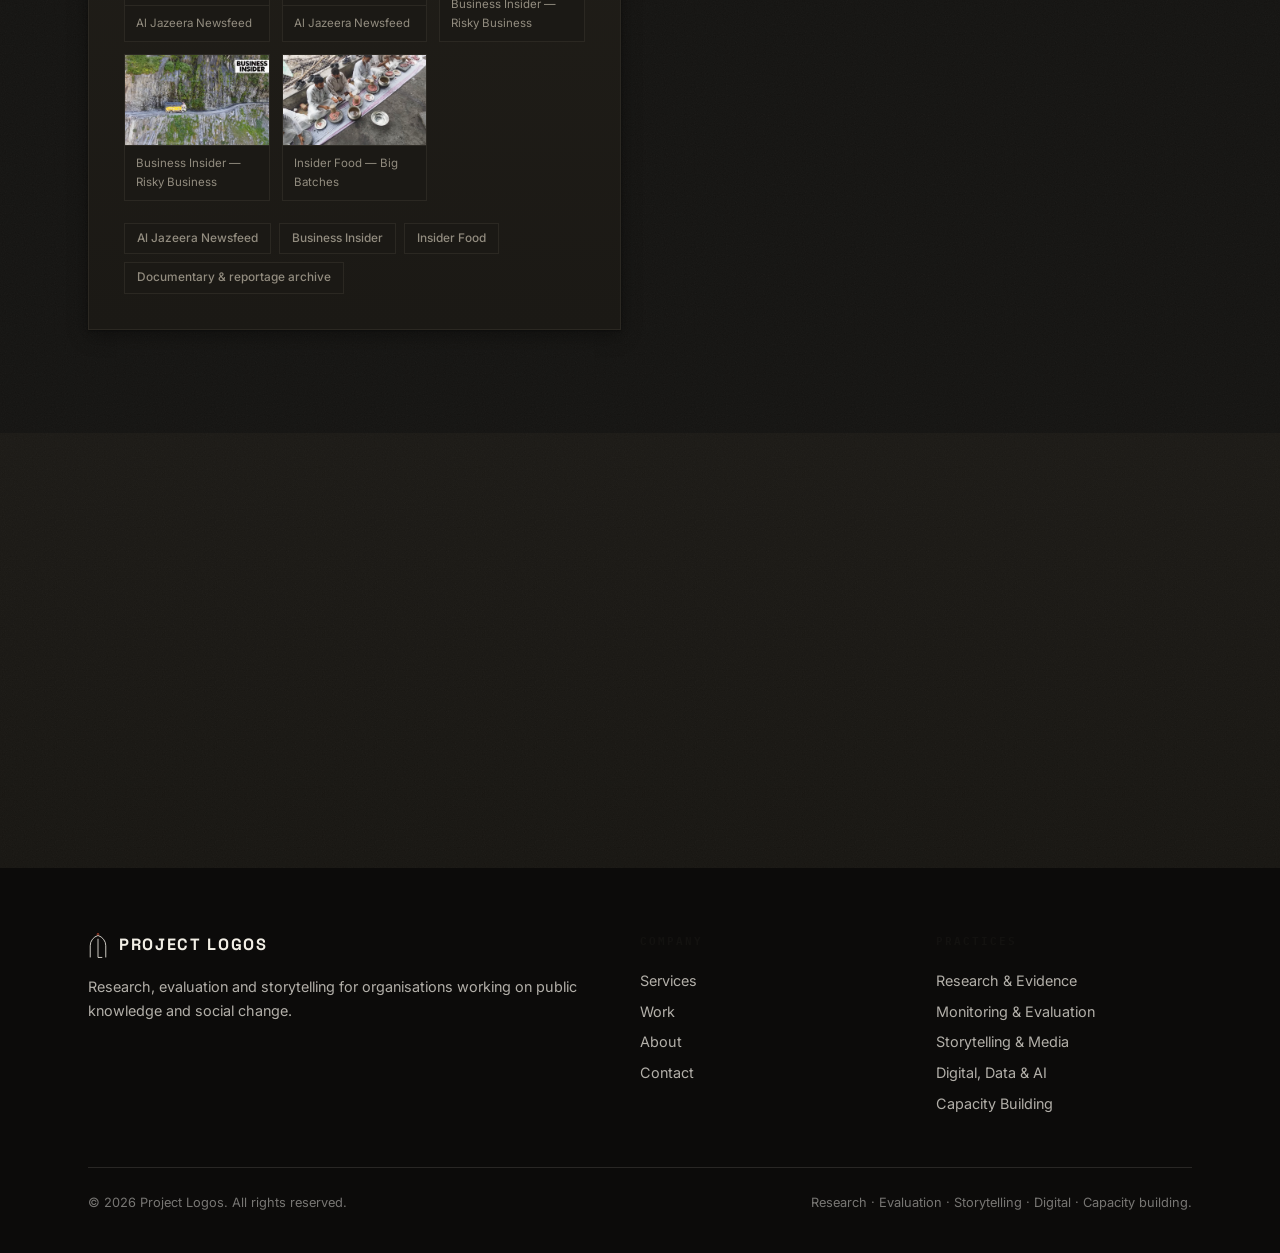
<file: work.html>
<!DOCTYPE html>
<html lang="en">
<head>
  <meta charset="UTF-8" />
  <meta name="viewport" content="width=device-width, initial-scale=1.0" />
  <meta name="color-scheme" content="dark light" />
  <meta name="theme-color" content="#131210" />
  <title>Work — Project Logos</title>
  <meta name="description" content="Fourteen engagements, real deliverables: national documentation programmes, data observatories, research-to-film platforms, broadcast commissions and measured campaigns." />
  <link rel="icon" href="assets/favicon.svg" type="image/svg+xml" />
  <link rel="icon" href="assets/favicon-32.png" sizes="32x32" type="image/png" />
  <link rel="apple-touch-icon" href="assets/apple-touch-icon.png" />
  <meta property="og:type" content="website" />
  <meta property="og:site_name" content="Project Logos" />
  <meta property="og:title" content="Work — Project Logos" />
  <meta property="og:description" content="Fourteen engagements, zero mockups: a national documentation programme, a data observatory, a research-to-film platform, broadcast commissions, and more." />
  <meta property="og:url" content="https://projectlogos-in.github.io/project-logos/work.html" />
  <meta property="og:image" content="https://projectlogos-in.github.io/project-logos/assets/og/og-work.png" />
  <meta property="og:image:width" content="1200" />
  <meta property="og:image:height" content="630" />
  <meta name="twitter:card" content="summary_large_image" />
  <meta name="twitter:image" content="https://projectlogos-in.github.io/project-logos/assets/og/og-work.png" />
  <link rel="preconnect" href="https://fonts.googleapis.com" />
  <link rel="preconnect" href="https://fonts.gstatic.com" crossorigin />
  <link href="https://fonts.googleapis.com/css2?family=Space+Grotesk:wght@400;500;600;700&family=Spectral:ital,wght@0,400;0,500;1,400;1,500&family=Inter:wght@400;500;600;700&family=IBM+Plex+Mono:wght@400;500&display=swap" rel="stylesheet" />
  <script>try { if (localStorage.getItem("pl-theme") === "light") document.documentElement.dataset.theme = "light"; } catch (e) {}</script>
  <link rel="stylesheet" href="css/style.css?v=11" />
</head>
<body>

<header class="site-header">
  <div class="wrap">
    <a class="brand" href="index.html">
      <svg class="logo-mark" width="20" height="25" viewBox="0 0 72 90" fill="none" xmlns="http://www.w3.org/2000/svg" aria-hidden="true">
        <path d="M8 88 L8 46 A38.5 38.5 0 0 1 36 8.96 A38.5 38.5 0 0 1 64 46 L64 88" stroke-width="3" />
        <line x1="36" y1="20.8" x2="36" y2="88" stroke-width="3" />
        <line x1="36" y1="88" x2="51.4" y2="88" stroke-width="3" />
        <circle cx="36" cy="4.5" r="3.2" stroke-width="1.8" />
      </svg>
      PROJECT LOGOS
    </a>
    <button class="theme-toggle" type="button" aria-label="Switch between dark and light theme">
      <svg class="moon" viewBox="0 0 24 24" fill="none" stroke="currentColor" stroke-width="2" stroke-linecap="round" stroke-linejoin="round"><path d="M21 12.8A9 9 0 1 1 11.2 3a7 7 0 0 0 9.8 9.8z"/></svg>
      <svg class="sun" viewBox="0 0 24 24" fill="none" stroke="currentColor" stroke-width="2" stroke-linecap="round"><circle cx="12" cy="12" r="4.5"/><path d="M12 2v2.5M12 19.5V22M2 12h2.5M19.5 12H22M4.9 4.9l1.8 1.8M17.3 17.3l1.8 1.8M19.1 4.9l-1.8 1.8M6.7 17.3l-1.8 1.8"/></svg>
    </button>
    <button class="nav-toggle" aria-label="Menu"><span></span><span></span><span></span></button>
    <nav class="nav">
      <a href="index.html">Home</a>
      <a href="services.html">Services</a>
      <a href="work.html" aria-current="page">Work</a>
      <a href="studio.html">About</a>
      <a class="cta" href="contact.html">Start a project</a>
    </nav>
  </div>
</header>

<nav class="chapter-rail" aria-label="Case chapters">
  <a href="#jem" data-code="01"><span>Documentation</span></a>
  <a href="#cims" data-code="02"><span>Data</span></a>
  <a href="#nous" data-code="03"><span>Media</span></a>
  <a href="#shelf" data-code="+"><span>The shelf</span></a>
</nav>

<main>

  <!-- OPENING -->
  <div class="hero" style="padding-bottom: 0;">
    <div class="wrap">
      <span class="eyebrow">Work</span>
      <h1 style="max-width: 20ch;">Fourteen engagements. <em>Zero mockups.</em></h1>
    </div>
  </div>

  <section class="gap-intro" style="padding-bottom: calc(var(--section) * 0.6);">
    <svg class="gap-ornament" viewBox="0 0 72 90" fill="none" aria-hidden="true"><path d="M8 88 L8 46 A38.5 38.5 0 0 1 36 8.96 A38.5 38.5 0 0 1 64 46 L64 88" stroke-width="1" /><circle cx="36" cy="4.5" r="3.2" stroke-width="0.8" /></svg>
    <div class="wrap">
      <span class="gap-kicker reveal">The standard</span>
      <p class="gap-line reveal">Anyone can promise a rigorous study or a beautiful film.</p>
      <p class="gap-line reveal"><strong class="mark">We'd rather show you what shipped.</strong></p>
      <div class="stats reveal" style="padding-top: 2.5rem;">
        <div><strong>1,828</strong><span>Incidents in a public tracker we built and maintain</span></div>
        <div><strong>2,700</strong><span>Households surveyed in one study, door to door</span></div>
        <div><strong>46</strong><span>Documentaries produced through our media practice</span></div>
        <div><strong>126</strong><span>Podcast episodes published</span></div>
      </div>
    </div>
  </section>

  <!-- CASE 01 — DOCUMENTATION -->
  <section class="chapter tinted" id="jem">
    <span class="chapter-letter" aria-hidden="true">01</span>
    <div class="wrap chapter-grid">
      <div>
        <span class="chapter-code">Case 01 · Flagship</span>
        <h2 class="chapter-title">A national documentation programme</h2>
        <p class="chapter-line">"Documentation, turned into public accountability."</p>
        <p class="chapter-desc">A complete evidence infrastructure for a civil-society organisation monitoring hate crime and discrimination against religious minorities in India. We designed the documentation framework and verification protocol, ran the research and reporting programme — annual report, quarterly monitoring, pattern analysis, fact-checking — and built the public platform: a live incident tracker whose geocoding pipeline is automated — and whose every record is human-verified.</p>
        <div class="deliverables">
          <span>Website + live tracker</span><span>Annual report</span><span>Documentation framework</span><span>Research report series</span><span>Escalation analytical model</span><span>Automated geocoding pipeline</span><span>Monthly monitoring framework</span>
        </div>
        <a class="chapter-link" href="https://jem.org.in" target="_blank" rel="noopener">Visit the live site →</a>
      </div>
      <div class="chapter-art">
        <div class="art-stack">
          <figure class="back">
            <img src="assets/work/jem-site.png" alt="Public-facing programme website" loading="lazy" />
          </figure>
          <figure class="front">
            <img src="assets/work/jem-tracker.png" alt="Public incident tracker — interactive map of 1,828 documented cases across India" loading="lazy" />
            <figcaption>The public tracker — 1,828 source-linked cases, mapped and filterable</figcaption>
          </figure>
        </div>
      </div>
    </div>
    <div class="wrap">
      <div class="media-grid cols-2" style="max-width: 720px;">
        <a class="media-card" data-reader="jem-annual">
          <div class="thumb book"><img src="assets/work/jem-annual-report.png" alt="Annual Report 2025 cover" loading="lazy" /><span class="kind-chip">Annual report</span></div>
          <div class="meta"><h3>Annual Report 2025</h3><span>Open in the reader</span></div>
        </a>
        <a class="media-card" data-reader="beyond-border">
          <div class="thumb book"><img src="assets/work/jem-beyond-border.png" alt="Beyond the Border report cover" loading="lazy" /><span class="kind-chip">Research report</span></div>
          <div class="meta"><h3>Beyond the Border</h3><span>Open in the reader</span></div>
        </a>
      </div>
    </div>
  </section>

  <!-- CASE 02 — DATA -->
  <section class="chapter" id="cims">
    <span class="chapter-letter" aria-hidden="true">02</span>
    <div class="wrap chapter-grid">
      <div class="chapter-art">
        <div class="art-stack solo">
          <figure class="front">
            <img src="assets/work/cims-dashboard.png" alt="Data observatory budget dashboard — four funding tiers" loading="lazy" />
            <figcaption>Interactive budget dashboard — four fundable tiers, from $88k seed to $1.19M full-fledged</figcaption>
          </figure>
        </div>
      </div>
      <div>
        <span class="chapter-code">Case 02 · Strategy + Data</span>
        <h2 class="chapter-title">A data observatory, from blueprint to budget</h2>
        <p class="chapter-line">"A standing institution, argued into existence."</p>
        <p class="chapter-desc">The founding documents of a research and data institution: concept note, observatory blueprint and framework, a full budget model with team resourcing, an interactive budget dashboard, and the founding-partnership proposal presented to its host organisation.</p>
        <div class="deliverables"><span>Concept note</span><span>Observatory blueprint</span><span>Budget model + dashboard</span><span>Partnership proposal</span></div>
      </div>
    </div>
  </section>

  <!-- CASE 03 — MEDIA -->
  <section class="chapter tinted" id="nous">
    <span class="chapter-letter" aria-hidden="true">03</span>
    <div class="wrap chapter-grid">
      <div>
        <span class="chapter-code">Case 03 · Media Platform</span>
        <h2 class="chapter-title">A research-to-film media platform</h2>
        <p class="chapter-line">"46 documentaries, 126 podcast episodes, one pipeline."</p>
        <p class="chapter-desc">A 16-person research-to-film team. We designed its organisational architecture and eight-stage, AI-augmented production pipeline — auto-tagged footage, transcript-driven editing, human editorial gates — and built a custom publishing platform carrying 46 documentaries, 45 explainer episodes, 126 podcast episodes and 193 stories.</p>
        <div class="deliverables"><span>Operating model</span><span>AI-augmented pipeline design</span><span>Podcast programme</span><span>Custom website + CMS</span></div>
        <a class="chapter-link" href="https://www.nous.org.in" target="_blank" rel="noopener">Visit nous.org.in →</a>
      </div>
      <div class="chapter-art">
        <div class="art-stack">
          <figure class="back">
            <img src="assets/work/iman-social.png" alt="Channel identity system" loading="lazy" />
          </figure>
          <figure class="front">
            <img src="assets/work/nous-site.png" alt="The media platform, live — documentaries, explainers, podcasts" loading="lazy" />
            <figcaption>The platform, live — nous.org.in</figcaption>
          </figure>
        </div>
      </div>
    </div>
  </section>

  <!-- THE SHELF -->
  <section id="shelf">
    <div class="wrap">
      <div class="rail-head reveal">
        <div>
          <span class="eyebrow">The shelf</span>
          <h2>Eleven more, filed by practice</h2>
        </div>
        <span class="rail-link" style="border: 0; cursor: default;">Filter to browse</span>
      </div>
      <div class="filters reveal" role="group" aria-label="Filter case studies by discipline">
        <button class="on" data-filter="all" type="button">All work</button>
        <button data-filter="research" type="button">Research &amp; Evidence</button>
        <button data-filter="meal" type="button">MEAL</button>
        <button data-filter="media" type="button">Storytelling &amp; Media</button>
        <button data-filter="digital" type="button">Digital &amp; Data</button>
        <button data-filter="capacity" type="button">Capacity Building</button>
      </div>
      <div class="cases">

        <article class="case reveal" id="gpp" data-tags="meal research">
          <span class="tag">MEAL Consultancy · Multi-year</span>
          <h3>Five years of M&amp;E for a girls' empowerment programme</h3>
          <p>Monitoring and evaluation for the Girl Power Project (PankhRise Foundation) — pre/post-intervention analysis, indicator tracking and annual programme reports, led by our Chief Researcher. The client's founder called the approach "systematic, detail-oriented, and highly responsive to the evolving needs of the project."</p>
          <div class="case-media duo">
            <figure class="tall"><a data-reader="gpp-2425"><img src="assets/abid/gpp2425-1.jpg" alt="Girl Power Project evaluation 2024-25 cover" loading="lazy" /></a><figcaption>Pre/post-intervention evaluation 2024-25 — open in the reader</figcaption></figure>
            <figure class="tall"><a data-reader="gpp-2324"><img src="assets/abid/gpp2324-1.jpg" alt="Girl Power Project annual report 2023-24 cover" loading="lazy" /></a><figcaption>Annual M&amp;E report 2023-24</figcaption></figure>
          </div>
          <div class="deliverables"><span>M&amp;E framework</span><span>Pre/post-intervention analysis</span><span>Annual reports</span><span>Indicator tracking</span></div>
        </article>

        <article class="case reveal" id="health-products" data-tags="research capacity">
          <span class="tag">Public Health · Knowledge Products</span>
          <h3>Public-health research and training products</h3>
          <p>Studies and knowledge products across maternal and child health and nutrition — including a training module for a UNICEF-supported nutrition programme (Unnati Sansthan), a Hindi-language malnutrition explainer, a positive-parenting resource module, and a study of weak-newborn outcomes and risk factors.</p>
          <div class="case-media">
            <figure class="tall"><a data-reader="nutrition-module"><img src="assets/abid/nutrition-1.jpg" alt="Nutrition training module cover" loading="lazy" /></a><figcaption>Nutrition module — UNICEF-supported programme</figcaption></figure>
            <figure class="tall"><a data-reader="kuposhan"><img src="assets/abid/kuposhan-1.jpg" alt="Hindi malnutrition explainer cover" loading="lazy" /></a><figcaption>Hindi-language explainer</figcaption></figure>
            <figure class="tall"><a data-reader="newborn"><img src="assets/abid/newborn-1.jpg" alt="Weak newborn study cover" loading="lazy" /></a><figcaption>Weak-newborn study</figcaption></figure>
          </div>
          <div class="deliverables"><span>Training modules</span><span>Multilingual knowledge products</span><span>Study reports</span><span>Field training</span></div>
        </article>

        <article class="case reveal" id="peer-review" data-tags="research">
          <span class="tag">Research · Peer-Reviewed</span>
          <h3>Research that survives peer review</h3>
          <p>Our Chief Researcher's work is published in international journals: a 2026 article in <em>Social Science &amp; Medicine</em> on religio-cultural mechanisms behind child-survival differentials in India (pooled NFHS data, mixed methods), and a 2021 systematic review of obstetric violence in <em>Sexual and Reproductive Health Matters</em> — alongside a national study of minority-managed higher education institutions.</p>
          <div class="case-media duo">
            <figure class="tall"><a data-reader="hei-study"><img src="assets/abid/hei-1.jpg" alt="Minority-managed higher education institutions study cover" loading="lazy" /></a><figcaption>National higher-education study — open in the reader</figcaption></figure>
            <figure><a data-gallery="method" data-index="0"><img src="assets/abid/maxqda.jpg" alt="MAXQDA code matrix across institutional interviews" loading="lazy" /></a><figcaption>The method, visible — MAXQDA code matrix across 12 interviews</figcaption></figure>
          </div>
          <div class="deliverables"><span>Social Science &amp; Medicine (2026)</span><span>Sexual &amp; Reproductive Health Matters (2021)</span><span>National study</span><span>Systematic review</span></div>
          <a class="case-link" href="https://doi.org/10.1016/j.socscimed.2026.119603" target="_blank" rel="noopener">Read the 2026 article →</a>
        </article>

        <article class="case reveal" id="iman" data-tags="media">
          <span class="tag">Channel Build · Editorial + Production</span>
          <h3>A values-led media channel</h3>
          <p>An editorial media channel built from zero: editorial roadmap, season architecture, a scripted explainer series, content tracker and a complete channel identity system.</p>
          <div class="case-media single">
            <figure>
              <img src="assets/work/iman-social.png" alt="Channel social header designs" loading="lazy" />
              <figcaption>Channel identity — social headers</figcaption>
            </figure>
          </div>
          <div class="deliverables"><span>Editorial roadmap</span><span>Series scripts</span><span>Channel identity</span><span>Content operations</span></div>
        </article>

        <article class="case reveal" id="mission" data-tags="digital">
          <span class="tag">Publishing Infrastructure</span>
          <h3>A publishing programme, built end to end</h3>
          <p>Catalogue architecture across a full backlist, a complete visual identity system, a website, and a funding and sustainability model to keep the publishing house viable.</p>
          <div class="case-media duo">
            <figure>
              <img src="assets/work/mission-collateral.png" alt="Publishing house collateral designs" loading="lazy" />
              <figcaption>Identity collateral</figcaption>
            </figure>
            <figure>
              <img src="assets/work/mission-guide.png" alt="Visual identity guide" loading="lazy" />
              <figcaption>Visual identity guide</figcaption>
            </figure>
          </div>
          <div class="deliverables"><span>Catalogue architecture</span><span>Visual identity system</span><span>Website</span><span>Funding model</span></div>
        </article>

        <article class="case reveal" id="csas" data-tags="capacity">
          <span class="tag">Academic Partnership</span>
          <h3>Communications for an academic research chair</h3>
          <p>Design and communications support for an academic research centre: a bilingual chair brochure suite, course materials, a brand system, and institutional operations support.</p>
          <div class="case-media duo">
            <figure class="tall">
              <img src="assets/work/asu-brochure.png" alt="Research chair brochure cover" loading="lazy" />
              <figcaption>Chair brochure</figcaption>
            </figure>
            <figure>
              <img src="assets/work/csas-brand.png" alt="Brand design system" loading="lazy" />
              <figcaption>Brand system</figcaption>
            </figure>
          </div>
          <div class="deliverables"><span>Bilingual brochure suite</span><span>Brand system</span><span>Course materials</span></div>
        </article>

        <article class="case reveal" id="asu" data-tags="capacity">
          <span class="tag">Institutional Documentation</span>
          <h3>A staff handbook and governance reference</h3>
          <p>Commissioned handbook and governance documentation — turning institutional policy into a designed, usable reference for staff and stakeholders.</p>
          <div class="case-media single">
            <figure>
              <img src="assets/work/asu-portfolio.png" alt="Engagement portfolio document" loading="lazy" />
              <figcaption>Engagement portfolio</figcaption>
            </figure>
          </div>
          <div class="deliverables"><span>Staff handbook</span><span>Policy documentation</span></div>
        </article>

        <article class="case reveal" id="iai" data-tags="capacity">
          <span class="tag">Curriculum Design</span>
          <h3>A designed curriculum compendium</h3>
          <p>A curriculum compendium for an academic training institute — programme structure, course descriptions and supporting materials, delivered print-ready.</p>
          <div class="case-media single">
            <figure class="tall">
              <img src="assets/work/iai-curriculum.png" alt="Curriculum compendium cover" loading="lazy" />
              <figcaption>Curriculum Compendium — designed edition</figcaption>
            </figure>
          </div>
          <div class="deliverables"><span>Curriculum compendium</span><span>Programme materials</span></div>
        </article>

        <article class="case reveal" id="scholar" data-tags="digital">
          <span class="tag">Publishing Platform</span>
          <h3>A digital platform for a published author's body of work</h3>
          <p>A digital platform and publishing plan for a prolific author — site, book catalogue and a consistent design language for a lifetime of published writing.</p>
          <div class="deliverables"><span>Website</span><span>Book catalogue</span><span>Design language</span></div>
        </article>

        <article class="case reveal" id="campaigns" data-tags="media">
          <span class="tag">Campaigns · Measured</span>
          <h3>National digital campaigns, closed with real numbers</h3>
          <p>Advocacy and awareness campaigns run with editorial discipline and closed out with published statistics and campaign reports — performance you can audit, not vanity metrics.</p>
          <div class="case-media single">
            <figure class="tall">
              <img src="assets/work/campaign-report.png" alt="Campaign report cover" loading="lazy" />
              <figcaption>Published campaign report with audited statistics</figcaption>
            </figure>
          </div>
          <div class="deliverables"><span>Campaign strategy</span><span>Creative production</span><span>Performance reports</span></div>
        </article>

        <article class="case reveal" id="broadcast" data-tags="media">
          <span class="tag">Broadcast &amp; Field Production</span>
          <h3>Field crews trusted by international outlets</h3>
          <p>Beyond our own platforms, our production team shoots commissioned segments for international broadcasters and digital publishers — documentary reportage, environmental and human-interest stories, and format-driven series — delivered to broadcast standard on tight international turnarounds.</p>
          <div class="case-media">
            <figure><a data-clip="bcast-aj-01"><img src="assets/field/bcast-aj-01.jpg" alt="Al Jazeera Newsfeed commission" loading="lazy" /></a><figcaption>Al Jazeera Newsfeed</figcaption></figure>
            <figure><a data-clip="bcast-aj-02"><img src="assets/field/bcast-aj-02.jpg" alt="Al Jazeera Newsfeed commission" loading="lazy" /></a><figcaption>Al Jazeera Newsfeed</figcaption></figure>
            <figure><a data-clip="bcast-bi-01"><img src="assets/field/bcast-bi-01.jpg" alt="Business Insider commission" loading="lazy" /></a><figcaption>Business Insider — Risky Business</figcaption></figure>
            <figure><a data-clip="bcast-bi-03"><img src="assets/field/bcast-bi-03.jpg" alt="Business Insider commission" loading="lazy" /></a><figcaption>Business Insider — Risky Business</figcaption></figure>
            <figure><a data-clip="bcast-if-01"><img src="assets/field/bcast-if-01.jpg" alt="Insider Food commission" loading="lazy" /></a><figcaption>Insider Food — Big Batches</figcaption></figure>
          </div>
          <div class="deliverables"><span>Al Jazeera Newsfeed</span><span>Business Insider</span><span>Insider Food</span><span>Documentary &amp; reportage archive</span></div>
        </article>

      </div>
    </div>
  </section>

  <section class="tinted cta-band">
    <div class="wrap reveal">
      <span class="eyebrow">Your project next</span>
      <h2>The fastest way to judge us is to look at what we've shipped.</h2>
      <div class="btn-row">
        <a class="btn" href="contact.html">Request the full portfolio</a>
        <a class="btn ghost" href="services.html">Browse services</a>
      </div>
    </div>
  </section>

</main>

<footer class="site-footer">
  <div class="wrap">
    <div class="footer-grid">
      <div>
        <a class="brand" href="index.html">
          <svg class="logo-mark" width="20" height="25" viewBox="0 0 72 90" fill="none" xmlns="http://www.w3.org/2000/svg" aria-hidden="true">
            <path d="M8 88 L8 46 A38.5 38.5 0 0 1 36 8.96 A38.5 38.5 0 0 1 64 46 L64 88" stroke-width="3" />
            <line x1="36" y1="20.8" x2="36" y2="88" stroke-width="3" />
            <line x1="36" y1="88" x2="51.4" y2="88" stroke-width="3" />
            <circle cx="36" cy="4.5" r="3.2" stroke-width="1.8" />
          </svg>
          PROJECT LOGOS
        </a>
        <p>Research, evaluation and storytelling for organisations working on public knowledge and social change.</p>
      </div>
      <div>
        <h4>Company</h4>
        <ul>
          <li><a href="services.html">Services</a></li>
          <li><a href="work.html">Work</a></li>
          <li><a href="studio.html">About</a></li>
          <li><a href="contact.html">Contact</a></li>
        </ul>
      </div>
      <div>
        <h4>Practices</h4>
        <ul>
          <li><a href="services.html#research">Research &amp; Evidence</a></li>
          <li><a href="services.html#meal">Monitoring &amp; Evaluation</a></li>
          <li><a href="services.html#media">Storytelling &amp; Media</a></li>
          <li><a href="services.html#digital">Digital, Data &amp; AI</a></li>
          <li><a href="services.html#capacity">Capacity Building</a></li>
        </ul>
      </div>
    </div>
    <div class="footer-bottom">
      <span>© 2026 Project Logos. All rights reserved.</span>
      <span>Research · Evaluation · Storytelling · Digital · Capacity building.</span>
    </div>
  </div>
</footer>

<script src="js/main.js?v=11"></script>
<script src="js/media.js?v=11"></script>
</body>
</html>
</file>
<file: css/style.css>
/* ================================================================
   PROJECT LOGOS — Design System
   Laws: I. Restraint is authority — few colours, few weights, much air.
         II. The spine is constant — one vertical indigo element, always present.
         III. Illumination is rare — gold once per artefact, never decoration.
   Palette: Indigo (spine/primary) · Ink · Slate · Paper · Gold (rare) · Maroon (critical only)
   Type: Spectral (serif, display) + Inter (sans, UI/body) + IBM Plex Mono (apparatus/labels)
   ================================================================ */

:root {
  /* Dark cinematic canvas — warm near-black, one vermilion signal */
  --paper: #131210;            /* canvas */
  --paper-deep: #1B1915;       /* elevated surface */
  --paper-shade: #23201A;      /* higher surface */
  --ink: #F2EFE6;              /* primary text */
  --ink-soft: #CEC8BB;         /* secondary text */
  --ink-mute: #928C7F;         /* muted text */
  --indigo: #FF5B3A;           /* SIGNAL — the one accent (legacy token name) */
  --indigo-deep: #0C0B0A;      /* deepest section */
  --indigo-night: #080807;
  --gold: #E8D5A0;             /* soft cream — counters, small labels only */
  --gold-bright: #F5E7BE;
  --maroon: #7A2E2E;
  --line: #2B2822;
  --line-dark: rgba(242, 239, 230, 0.12);
  --paper-on-dark: rgba(242, 239, 230, 0.72);

  --signal-ink: #131210;       /* text on signal */
  --arch-paper: #F2EDE0;       /* the light "archive" island */

  --shadow-sm: 0 1px 2px rgba(0, 0, 0, 0.3), 0 6px 18px rgba(0, 0, 0, 0.35);
  --shadow-md: 0 2px 6px rgba(0, 0, 0, 0.35), 0 14px 38px rgba(0, 0, 0, 0.45);
  --shadow-lg: 0 6px 14px rgba(0, 0, 0, 0.4), 0 30px 70px rgba(0, 0, 0, 0.55);

  --font-display: "Space Grotesk", "Inter", sans-serif;
  --font-serif: "Spectral", Georgia, serif;
  --font-text: "Inter", -apple-system, "Helvetica Neue", sans-serif;
  --font-mono: "IBM Plex Mono", monospace;

  --max: 1200px;
  --gutter: clamp(1.25rem, 4vw, 3rem);
  --section: clamp(4rem, 8vw, 7rem);
  --spine: 5px;

  /* texture: fine paper grain (SVG turbulence) */
  --grain: url("data:image/svg+xml,%3Csvg xmlns='http://www.w3.org/2000/svg' width='160' height='160'%3E%3Cfilter id='n'%3E%3CfeTurbulence type='fractalNoise' baseFrequency='0.9' numOctaves='2' stitchTiles='stitch'/%3E%3CfeColorMatrix type='saturate' values='0'/%3E%3C/filter%3E%3Crect width='160' height='160' filter='url(%23n)' opacity='0.05'/%3E%3C/svg%3E");
  /* motif: the brand arch, whisper-faint */
  --arches: url("data:image/svg+xml,%3Csvg xmlns='http://www.w3.org/2000/svg' width='96' height='120' viewBox='0 0 72 90' fill='none'%3E%3Cpath d='M8 88 L8 46 A38.5 38.5 0 0 1 36 8.96 A38.5 38.5 0 0 1 64 46 L64 88' stroke='%231A2A55' stroke-opacity='0.05' stroke-width='1.5'/%3E%3C/svg%3E");
}

* { margin: 0; padding: 0; box-sizing: border-box; }

html { scroll-behavior: smooth; }

body {
  font-family: var(--font-text);
  font-size: 1.0625rem;
  line-height: 1.65;
  color: var(--ink);
  background: var(--paper);
  background-image: var(--grain);
  -webkit-font-smoothing: antialiased;
}

/* scroll progress — signal thread across the top */
.spine-progress {
  position: fixed;
  top: 0; left: 0;
  width: 100%;
  height: 3px;
  background: linear-gradient(90deg, var(--indigo), #FF8A5C);
  transform-origin: left;
  transform: scaleX(0);
  z-index: 301;
  pointer-events: none;
}

h1, h2, h3 { font-weight: 600; letter-spacing: -0.02em; }

::selection { background: var(--indigo); color: var(--signal-ink); }

img { max-width: 100%; display: block; }

a { color: inherit; text-decoration: none; }

.wrap {
  max-width: var(--max);
  margin: 0 auto;
  padding: 0 var(--gutter);
}

/* ---------------- Typography ---------------- */

h1, h2, h3, .display {
  font-family: var(--font-display);
  font-weight: 500;
  line-height: 1.1;
  letter-spacing: -0.01em;
}

.eyebrow {
  font-family: var(--font-mono);
  font-size: 0.7rem;
  font-weight: 500;
  letter-spacing: 0.2em;
  text-transform: uppercase;
  color: var(--indigo);
  margin-bottom: 1.25rem;
  display: block;
}

.on-dark .eyebrow { color: var(--ink-mute); }

.lede {
  font-size: clamp(1.1rem, 1.7vw, 1.35rem);
  line-height: 1.55;
  color: var(--ink-mute);
  max-width: 48ch;
}

.gold { color: var(--gold); }

/* ---------------- Logo mark ---------------- */

.logo-mark { flex: none; display: block; }
.logo-mark path, .logo-mark line { stroke: var(--ink); fill: none; }
.logo-mark circle { stroke: var(--indigo); fill: none; }

/* ---------------- Header ---------------- */

.site-header {
  position: sticky;
  top: 0;
  z-index: 100;
  background: rgba(19, 18, 16, 0.8);
  -webkit-backdrop-filter: blur(16px);
  backdrop-filter: blur(16px);
  border-bottom: 1px solid var(--line);
  transition: box-shadow 0.3s ease, background 0.3s ease;
}

.site-header.scrolled {
  background: rgba(15, 14, 12, 0.94);
  box-shadow: 0 8px 30px rgba(0, 0, 0, 0.45);
}

.site-header .wrap {
  display: flex;
  align-items: center;
  justify-content: space-between;
  height: 4.25rem;
}

.brand {
  font-family: var(--font-display);
  font-weight: 700;
  font-size: 1.02rem;
  letter-spacing: 0.1em;
  color: var(--ink);
  display: flex;
  align-items: center;
  gap: 0.7rem;
}

.nav {
  display: flex;
  gap: clamp(1.1rem, 2.5vw, 2.25rem);
  align-items: center;
}

.nav a {
  font-size: 0.9rem;
  font-weight: 500;
  color: var(--ink-mute);
  transition: color 0.2s;
  background: linear-gradient(90deg, var(--gold), var(--gold-bright)) no-repeat left bottom / 0 1.5px;
  padding-bottom: 3px;
  transition: color 0.2s, background-size 0.35s cubic-bezier(0.22, 1, 0.36, 1);
}

.nav a:hover, .nav a[aria-current="page"] { color: var(--ink); background-size: 100% 1.5px; }

.nav a.cta { background-image: none; padding-bottom: 0.55rem; }

.nav .cta {
  color: var(--signal-ink);
  background: var(--indigo);
  padding: 0.55rem 1.15rem;
  border-radius: 3px;
  font-weight: 600;
  transition: background 0.2s, transform 0.2s;
}

.nav .cta:hover { background: #FF7350; color: var(--signal-ink); transform: translateY(-1px); }

/* mobile nav */
.nav-toggle { display: none; background: none; border: 0; cursor: pointer; }
.nav-toggle span { display: block; width: 22px; height: 2px; background: var(--ink); margin: 5px 0; transition: 0.25s; }

@media (max-width: 780px) {
  .nav-toggle { display: block; }
  .nav {
    position: absolute;
    top: 4.25rem; left: 0; right: 0;
    background: var(--paper);
    border-bottom: 1px solid var(--line);
    flex-direction: column;
    align-items: flex-start;
    padding: 1.25rem var(--gutter) 1.75rem;
    display: none;
  }
  .nav.open { display: flex; }
}

/* ---------------- Hero ---------------- */

.hero {
  position: relative;
  padding: var(--section) 0 calc(var(--section) * 0.8);
  overflow: hidden;
  background:
    radial-gradient(ellipse 60% 70% at 85% 15%, rgba(255, 91, 58, 0.13), transparent 60%),
    radial-gradient(ellipse 50% 60% at 10% 100%, rgba(232, 213, 160, 0.05), transparent 55%);
}

.hero .wrap { position: relative; z-index: 1; }

/* oversized arch ornament, parallax-driven */
.hero-ornament {
  position: absolute;
  right: -4%;
  top: 8%;
  width: clamp(280px, 34vw, 520px);
  opacity: 0.9;
  pointer-events: none;
  will-change: transform;
}

.hero-ornament path { stroke: var(--ink); opacity: 0.1; fill: none; }
.hero-ornament path.inner { opacity: 0.06; }
.hero-ornament circle { stroke: var(--indigo); opacity: 0.85; fill: none; }

@media (max-width: 780px) { .hero-ornament { right: -30%; opacity: 0.5; } }

.hero h1 {
  font-size: clamp(2.6rem, 6.4vw, 4.8rem);
  max-width: 18ch;
  margin-bottom: 1.75rem;
}

.hero h1 em {
  font-family: var(--font-serif);
  font-style: italic;
  font-weight: 500;
  color: var(--indigo);
}

/* hero grid: copy + living montage */
.hero-grid {
  display: grid;
  grid-template-columns: minmax(0, 1.15fr) minmax(0, 1fr);
  gap: clamp(2rem, 4vw, 4rem);
  align-items: center;
}

@media (max-width: 900px) { .hero-grid { grid-template-columns: 1fr; } }

.hero-montage {
  position: relative;
  aspect-ratio: 16 / 11;
  border: 1px solid var(--line);
  background: #000;
  box-shadow: var(--shadow-lg);
  overflow: hidden;
  cursor: pointer;
}

.hero-montage .m-layer {
  position: absolute;
  inset: 0;
  width: 100%;
  height: 100%;
  object-fit: cover;
  opacity: 0;
  transform: scale(1.06);
  transition: opacity 1.1s ease;
}

.hero-montage .m-layer.active {
  opacity: 1;
  animation: kenburns 9s ease-out forwards;
}

@keyframes kenburns {
  from { transform: scale(1.12) translate(1.5%, -1%); }
  to { transform: scale(1.02) translate(-0.5%, 0.5%); }
}

.hero-montage .m-cap {
  transition: opacity 0.35s ease;
  position: absolute;
  left: 0.9rem;
  bottom: 1rem;
  z-index: 2;
  font-family: var(--font-mono);
  font-size: 0.64rem;
  letter-spacing: 0.14em;
  background: rgba(0, 0, 0, 0.72);
  color: #F2EFE6;
  padding: 0.35rem 0.7rem;
  max-width: 85%;
}

.hero-montage .m-cap.fading { opacity: 0; }

.hero-montage::after {
  content: "";
  position: absolute;
  inset: 0;
  z-index: 1;
  background: linear-gradient(180deg, rgba(0,0,0,0.18), transparent 35%, transparent 65%, rgba(0,0,0,0.35));
  pointer-events: none;
}

.hero-montage .m-hint {
  position: absolute;
  right: 0.9rem;
  top: 0.9rem;
  z-index: 2;
  width: 34px;
  height: 34px;
  border-radius: 50%;
  background: rgba(0, 0, 0, 0.6);
  border: 1.2px solid rgba(242, 239, 230, 0.8);
  display: flex;
  align-items: center;
  justify-content: center;
  transition: background 0.25s, transform 0.25s;
}

.hero-montage .m-hint::after {
  content: "";
  width: 0; height: 0;
  border-left: 9px solid #F2EFE6;
  border-top: 5.5px solid transparent;
  border-bottom: 5.5px solid transparent;
  margin-left: 2px;
}

.hero-montage:hover .m-hint { background: var(--indigo); transform: scale(1.12); }

.hero-montage .m-bar {
  position: absolute;
  left: 0; bottom: 0;
  height: 2.5px;
  background: var(--indigo);
  z-index: 3;
  width: 0%;
}

.hero-montage.playing .m-bar { animation: m-progress 4.6s linear infinite; }

@keyframes m-progress { from { width: 0%; } to { width: 100%; } }

/* pillar mini-instruments */
.pillar .mini { margin-bottom: 1.1rem; display: block; overflow: visible; }
.pillar .mini * { transition: transform 0.35s cubic-bezier(0.22, 1, 0.36, 1); transform-origin: center; transform-box: fill-box; }
.pillar:hover .mini .m-a { transform: translateY(-2.5px); }
.pillar:hover .mini .m-b { transform: scale(1.25); }

/* hero entrance — staggered rise on load */
@media (prefers-reduced-motion: no-preference) {
  .hero .eyebrow, .hero h1, .hero .lede, .hero .btn-row, .hero .hero-meta, .hero .showcase-nav, .hero .hero-montage {
    opacity: 0;
    transform: translateY(26px);
    animation: hero-rise 0.9s cubic-bezier(0.22, 1, 0.36, 1) forwards;
  }
  .hero .eyebrow { animation-delay: 0.05s; }
  .hero h1 { animation-delay: 0.15s; }
  .hero .lede { animation-delay: 0.3s; }
  .hero .btn-row { animation-delay: 0.45s; }
  .hero .hero-meta, .hero .showcase-nav { animation-delay: 0.58s; }
  .hero .hero-montage { animation-delay: 0.35s; }
}

@keyframes hero-rise {
  to { opacity: 1; transform: none; }
}

.hero-meta {
  display: flex;
  gap: 2.5rem;
  margin-top: 3rem;
  flex-wrap: wrap;
}

.hero-meta div { max-width: 24ch; }

.hero-meta strong {
  display: block;
  font-family: var(--font-display);
  font-size: 1.05rem;
  margin-bottom: 0.3rem;
  color: var(--indigo);
}

.hero-meta p { font-size: 0.88rem; color: var(--ink-mute); }

/* ---------------- Sections ---------------- */

section { padding: var(--section) 0; }

.section-head {
  display: grid;
  grid-template-columns: minmax(0, 1.1fr) minmax(0, 1fr);
  gap: 2.5rem;
  align-items: end;
  margin-bottom: clamp(2.5rem, 5vw, 4.5rem);
}

.section-head h2 { font-size: clamp(1.9rem, 4vw, 3rem); }

.section-head .lede { font-size: 1.02rem; }

@media (max-width: 780px) {
  .section-head { grid-template-columns: 1fr; align-items: start; }
}

.on-dark {
  position: relative;
  background:
    radial-gradient(ellipse 80% 60% at 15% -10%, rgba(255, 91, 58, 0.1), transparent 60%),
    radial-gradient(ellipse 60% 50% at 95% 105%, rgba(232, 213, 160, 0.05), transparent 65%),
    linear-gradient(165deg, var(--indigo-deep) 0%, var(--indigo-night) 100%);
  color: var(--ink);
  overflow: hidden;
}

.on-dark::before {
  content: "";
  position: absolute;
  inset: 0;
  background-image: var(--arches);
  background-size: 96px 120px;
  opacity: 0.5;
  filter: invert(1);
  pointer-events: none;
}

.on-dark > .wrap { position: relative; }

.on-dark .lede, .on-dark p { color: var(--paper-on-dark); }
.on-dark h2, .on-dark h3, .on-dark strong { color: var(--ink); }

.tinted {
  position: relative;
  background: linear-gradient(180deg, var(--paper-deep), #171511);
  background-color: var(--paper-deep);
}

.tinted::after {
  content: "";
  position: absolute;
  inset: 0;
  background-image: var(--grain);
  opacity: 0.8;
  pointer-events: none;
}

.tinted > .wrap { position: relative; z-index: 1; }

/* the archive — one light paper island for publications */
.paper {
  position: relative;
  background: linear-gradient(180deg, #F6F1E4, var(--arch-paper));
  color: #1B1812;
}

.paper::after {
  content: "";
  position: absolute;
  inset: 0;
  background-image: var(--grain);
  opacity: 0.9;
  pointer-events: none;
}

.paper > .wrap { position: relative; z-index: 1; }

.paper h2, .paper h3 { color: #1B1812; }
.paper .lede, .paper p { color: #55503F; }
.paper .eyebrow { color: #C24422; }
.paper .rail-link { color: #1B1812; border-color: #CFC6AE; }
.paper .rail-link:hover { color: #C24422; border-color: #C24422; }
.paper .media-card {
  background: linear-gradient(180deg, #FFFEF9, #FBF7EC);
  border-color: #DDD4BE;
  box-shadow: 0 2px 6px rgba(40, 32, 12, 0.07), 0 16px 40px rgba(40, 32, 12, 0.1);
}
.paper .media-card:hover { box-shadow: 0 6px 14px rgba(40, 32, 12, 0.1), 0 28px 60px rgba(40, 32, 12, 0.16); }
.paper .media-card .meta h3 { color: #1B1812; }
.paper .media-card .meta span { color: #6E6754; }
.paper .page-thumb { border-color: #DDD4BE; background: #fff; }

/* section heading rule — draws in on reveal */
.section-head h2, .rail-head h2 { position: relative; padding-bottom: 0.9rem; }

.section-head h2::after, .rail-head h2::after {
  content: "";
  position: absolute;
  left: 0; bottom: 0;
  height: 2px;
  width: 3.5rem;
  background: linear-gradient(90deg, var(--gold), var(--gold-bright));
  transform: scaleX(0);
  transform-origin: left;
  transition: transform 0.9s cubic-bezier(0.22, 1, 0.36, 1) 0.25s;
}

.reveal.in .section-head h2::after, .section-head.reveal.in h2::after,
.reveal.in .rail-head h2::after, .rail-head.reveal.in h2::after { transform: scaleX(1); }

/* ---------------- Pillars grid ---------------- */

.pillars {
  display: grid;
  grid-template-columns: repeat(3, 1fr);
  gap: 1px;
  background: var(--line);
  border: 1px solid var(--line);
}

.pillar {
  position: relative;
  background: var(--paper-deep);
  padding: 2.25rem 1.9rem 2.5rem;
  transition: background 0.3s, transform 0.3s cubic-bezier(0.22, 1, 0.36, 1), box-shadow 0.3s;
}

.pillar:hover {
  background: var(--paper-shade);
  transform: translateY(-4px);
  box-shadow: var(--shadow-md);
  z-index: 1;
}

.pillar h3 { color: var(--ink); }

.pillar .num { color: var(--indigo); }

.pillar .num {
  font-family: var(--font-mono);
  font-size: 0.8rem;
  color: var(--indigo);
  display: block;
  margin-bottom: 1.6rem;
}

.pillar h3 { font-size: 1.3rem; margin-bottom: 0.75rem; color: var(--indigo); }

.pillar p { font-size: 0.92rem; color: var(--ink-mute); }

.pillar ul {
  list-style: none;
  margin-top: 1.1rem;
  font-size: 0.88rem;
  color: var(--ink-soft);
}

.pillar li { padding: 0.32rem 0; border-top: 1px solid var(--line); }

@media (max-width: 980px) { .pillars { grid-template-columns: repeat(2, 1fr); } }
@media (max-width: 640px) { .pillars { grid-template-columns: 1fr; } }

.pillars.cols-5 { grid-template-columns: repeat(5, 1fr); }
@media (max-width: 900px) { .pillars.cols-5 { grid-template-columns: 1fr; } }

/* ---------------- Who we work with ---------------- */

.who-grid {
  display: grid;
  grid-template-columns: repeat(2, 1fr);
  gap: 0;
  border: 1px solid var(--line);
}

.who-grid div {
  padding: 1.1rem 1.4rem;
  border-top: 1px solid var(--line);
  border-left: 1px solid var(--line);
  font-size: 0.92rem;
}

.who-grid div:nth-child(-n+2) { border-top: 0; }
.who-grid div:nth-child(odd) { border-left: 0; }

.who-grid strong { display: block; color: var(--indigo); font-size: 0.92rem; margin-bottom: 0.2rem; }
.who-grid span { color: var(--ink-mute); font-size: 0.85rem; }

@media (max-width: 640px) {
  .who-grid { grid-template-columns: 1fr; }
  .who-grid div:nth-child(odd) { border-left: 0; }
  .who-grid div:nth-child(n+2) { border-top: 1px solid var(--line); }
}

/* ---------------- Case studies ---------------- */

.cases {
  display: grid;
  grid-template-columns: repeat(2, 1fr);
  gap: clamp(1.5rem, 3vw, 2.5rem);
}

.case {
  border: 1px solid var(--line);
  background: linear-gradient(180deg, var(--paper-shade), var(--paper-deep));
  box-shadow: var(--shadow-sm);
  padding: 2.4rem 2.2rem 2.2rem;
  display: flex;
  flex-direction: column;
  gap: 1rem;
  transition: transform 0.3s cubic-bezier(0.22, 1, 0.36, 1), box-shadow 0.3s;
}

.case:hover {
  transform: translateY(-5px);
  box-shadow: var(--shadow-lg);
}

.case.featured { grid-column: 1 / -1; }

.case .tag {
  font-family: var(--font-mono);
  font-size: 0.68rem;
  font-weight: 500;
  letter-spacing: 0.1em;
  text-transform: uppercase;
  color: var(--gold);
}

.case h3 { font-size: clamp(1.4rem, 2.3vw, 1.9rem); color: var(--indigo); }

.case p { font-size: 0.95rem; color: var(--ink-soft); max-width: 62ch; }

.case .deliverables {
  display: flex;
  flex-wrap: wrap;
  gap: 0.5rem;
  margin-top: 0.35rem;
}

.case .deliverables span {
  font-size: 0.74rem;
  font-weight: 500;
  padding: 0.32rem 0.75rem;
  border: 1px solid var(--line);
  color: var(--ink-mute);
  background: var(--paper-deep);
}

.case .case-link {
  margin-top: auto;
  padding-top: 1rem;
  font-size: 0.88rem;
  font-weight: 600;
  color: var(--indigo);
}

.case .case-link:hover { color: var(--gold); }

@media (max-width: 860px) { .cases { grid-template-columns: 1fr; } }

/* ---------------- Case media ---------------- */

.case-media {
  display: grid;
  grid-template-columns: repeat(3, 1fr);
  gap: 0.75rem;
  margin-top: 0.6rem;
}

.case-media.single { grid-template-columns: 1fr; }
.case-media.duo { grid-template-columns: repeat(2, 1fr); }

.case-media figure {
  border: 1px solid var(--line);
  background: var(--paper-deep);
  overflow: hidden;
  display: flex;
  flex-direction: column;
}

.case-media a { display: block; }

.case-media img {
  width: 100%;
  aspect-ratio: 16 / 10;
  object-fit: cover;
  object-position: top;
  transition: transform 0.35s ease;
}

.case-media .tall img { aspect-ratio: 4 / 5; }

.case-media figure:hover img { transform: scale(1.03); }

.case-media figcaption {
  font-size: 0.72rem;
  color: var(--ink-mute);
  padding: 0.5rem 0.7rem;
  border-top: 1px solid var(--line);
  margin-top: auto;
}

@media (max-width: 640px) {
  .case-media, .case-media.duo { grid-template-columns: 1fr; }
}

/* ---------------- JEM data explorer ---------------- */

#jem-explorer {
  position: relative;
  display: grid;
  grid-template-columns: minmax(0, 1.05fr) minmax(0, 1fr);
  gap: clamp(2rem, 4vw, 4rem);
  align-items: center;
}

.jx-map svg {
  width: 100%;
  height: auto;
  display: block;
}

.jx-map path {
  stroke: var(--paper);
  stroke-width: 1;
  transition: fill 0.45s ease, opacity 0.2s;
  cursor: crosshair;
}

.jx-map path:hover { opacity: 0.82; stroke: var(--indigo); }

.jx-total-row { display: flex; align-items: baseline; gap: 0.75rem; margin-bottom: 0.35rem; }

.jx-total {
  font-family: var(--font-display);
  font-size: clamp(2.6rem, 5vw, 3.8rem);
  line-height: 1;
  color: var(--indigo);
}

.jx-total-row span:last-child { font-size: 0.9rem; color: var(--ink-mute); }

.jx-readout { min-height: 1.3rem; font-size: 0.85rem; color: var(--gold); font-weight: 500; margin-bottom: 1rem; }

.jx-chips { display: flex; flex-wrap: wrap; gap: 0.45rem; margin-bottom: 1.6rem; }

.jx-chips button {
  font-family: var(--font-text);
  font-size: 0.76rem;
  font-weight: 500;
  padding: 0.38rem 0.85rem;
  border-radius: 3px;
  border: 1px solid var(--line);
  background: var(--paper);
  color: var(--ink-soft);
  cursor: pointer;
  transition: all 0.2s;
}

.jx-chips button:hover { border-color: var(--indigo); color: var(--indigo); }

.jx-chips button.on { background: var(--indigo); border-color: var(--indigo); color: var(--signal-ink); }

.jx-bars {
  display: flex;
  align-items: flex-end;
  gap: 3px;
  height: 110px;
  border-bottom: 1px solid var(--line);
}

.jx-bar { flex: 1; height: 100%; display: flex; align-items: flex-end; cursor: crosshair; }

.jx-bar span {
  width: 100%;
  min-height: 2px;
  background: var(--indigo);
  transition: height 0.5s cubic-bezier(0.22, 1, 0.36, 1);
}

.jx-bar:hover span { background: var(--gold); }

.jx-axis { display: flex; justify-content: space-between; font-size: 0.72rem; color: var(--ink-mute); padding-top: 0.4rem; }

.jx-tip {
  position: absolute;
  z-index: 5;
  pointer-events: none;
  background: var(--indigo-deep);
  color: var(--paper);
  font-size: 0.78rem;
  font-weight: 500;
  padding: 0.4rem 0.7rem;
  border-radius: 3px;
  white-space: nowrap;
}

.jx-note { margin-top: 1.4rem; font-size: 0.8rem; color: var(--ink-mute); max-width: 52ch; }

@media (max-width: 860px) {
  #jem-explorer { grid-template-columns: 1fr; }
}

/* ---------------- Interactive process ---------------- */

.model {
  display: grid;
  grid-template-columns: repeat(5, 1fr);
  gap: 1px;
  background: var(--line-dark);
  border: 1px solid var(--line-dark);
  counter-reset: stage;
}

.model .stage { cursor: pointer; position: relative; transition: background 0.3s, transform 0.3s; background: rgba(250, 247, 240, 0.03); -webkit-backdrop-filter: blur(2px); backdrop-filter: blur(2px); padding: 2rem 1.5rem 2.25rem; }

.model .stage:hover, .model .stage.open { background: rgba(250, 247, 240, 0.08); }
.model .stage:hover { transform: translateY(-3px); }

.model .stage::before {
  counter-increment: stage;
  content: "0" counter(stage);
  font-family: var(--font-mono);
  color: var(--gold);
  font-size: 0.8rem;
  display: block;
  margin-bottom: 1.4rem;
}

.model h3 { font-size: 1.05rem; margin-bottom: 0.55rem; color: var(--ink); }

.model p { font-size: 0.85rem; }

.model .stage .stage-detail {
  max-height: 0;
  overflow: hidden;
  opacity: 0;
  transition: max-height 0.4s ease, opacity 0.35s ease, margin 0.3s;
  font-size: 0.8rem;
  color: var(--gold);
  margin: 0;
}

.model .stage.open .stage-detail { max-height: 12rem; opacity: 1; margin-top: 0.7rem; }

.model .stage .hint {
  position: absolute;
  top: 2rem;
  right: 1.3rem;
  font-size: 0.95rem;
  color: rgba(250, 248, 243, 0.35);
  transition: transform 0.3s;
}

.model .stage.open .hint { transform: rotate(45deg); color: var(--gold); }

@media (max-width: 980px) { .model { grid-template-columns: repeat(2, 1fr); } }
@media (max-width: 560px) { .model { grid-template-columns: 1fr; } }

/* ---------------- Stats band ---------------- */

.stats {
  display: grid;
  grid-template-columns: repeat(4, 1fr);
  gap: 2rem;
  padding: 3rem 0 0;
}

.stats div { border-top: 2px solid var(--gold); padding-top: 1.1rem; }

.stats strong {
  font-family: var(--font-display);
  font-size: clamp(2rem, 4vw, 3rem);
  display: block;
  line-height: 1;
  margin-bottom: 0.4rem;
}

.stats span { font-size: 0.88rem; color: var(--ink-mute); }

.on-dark .stats span { color: var(--paper-on-dark); }

@media (max-width: 780px) { .stats { grid-template-columns: repeat(2, 1fr); } }

/* ---------------- Team ---------------- */

.team {
  display: grid;
  grid-template-columns: repeat(3, 1fr);
  gap: clamp(1.5rem, 3vw, 2.5rem);
}

.member {
  border-top: 2px solid var(--indigo);
  padding-top: 1.4rem;
}

.member h3 { font-size: 1.4rem; margin-bottom: 0.2rem; color: var(--indigo); }

.member .role {
  font-family: var(--font-mono);
  font-size: 0.72rem;
  font-weight: 500;
  letter-spacing: 0.1em;
  text-transform: uppercase;
  color: var(--gold);
  display: block;
  margin-bottom: 0.9rem;
}

.member p { font-size: 0.92rem; color: var(--ink-soft); }

@media (max-width: 780px) { .team { grid-template-columns: 1fr; } }

/* ---------------- Services page: pillar sections ---------------- */

.pillar-section { padding: clamp(3rem, 6vw, 5rem) 0; border-top: 1px solid var(--line); }
.pillar-section:first-of-type { border-top: 0; padding-top: 1rem; }

.pillar-section .pillar-head {
  display: grid;
  grid-template-columns: minmax(0, 0.9fr) minmax(0, 1.4fr);
  gap: clamp(2rem, 5vw, 4rem);
  margin-bottom: clamp(2rem, 4vw, 3rem);
  align-items: start;
}

.pillar-section .pillar-head .num {
  font-family: var(--font-mono);
  color: var(--gold);
  font-size: 0.85rem;
  display: block;
  margin-bottom: 0.9rem;
}

.pillar-section .pillar-head h2 { font-size: clamp(1.8rem, 3.4vw, 2.6rem); color: var(--indigo); }

.pillar-section .pillar-head p { color: var(--ink-mute); font-size: 1rem; margin-top: 0.9rem; }

@media (max-width: 860px) {
  .pillar-section .pillar-head { grid-template-columns: 1fr; }
}

.subservices { display: flex; flex-direction: column; gap: 1px; background: var(--line); border: 1px solid var(--line); }

.subservice { background: var(--paper); padding: clamp(1.6rem, 3vw, 2.4rem); }

.subservice .sub-head { display: flex; align-items: baseline; gap: 0.8rem; margin-bottom: 0.6rem; flex-wrap: wrap; }

.subservice .sub-code { font-family: var(--font-mono); font-size: 0.78rem; color: var(--gold); }

.subservice h3 { font-family: var(--font-display); font-size: 1.3rem; color: var(--indigo); }

.subservice .sub-line { font-family: var(--font-display); font-style: italic; color: var(--ink-soft); font-size: 1.02rem; margin-bottom: 1.2rem; }

.subservice .sub-grid {
  display: grid;
  grid-template-columns: minmax(0, 1.5fr) minmax(0, 1fr);
  gap: clamp(1.5rem, 3vw, 2.5rem);
}

.subservice .included-label,
.subservice .side-label {
  font-family: var(--font-mono);
  font-size: 0.68rem;
  letter-spacing: 0.14em;
  text-transform: uppercase;
  color: var(--ink-mute);
  display: block;
  margin-bottom: 0.7rem;
}

/* the workflow: a spine that draws, stages that cascade */
.subservice ul.included, .bundle-card ul.included {
  list-style: none;
  font-size: 0.92rem;
  color: var(--ink-soft);
  position: relative;
  padding-left: 3rem;
  counter-reset: step;
}

.subservice ul.included::before, .bundle-card ul.included::before {
  content: "";
  position: absolute;
  left: 0.85rem;
  top: 1.1rem;
  bottom: 1.1rem;
  width: 1.5px;
  background: linear-gradient(180deg, var(--indigo), var(--line));
  transform: scaleY(0);
  transform-origin: top;
  transition: transform 1.1s cubic-bezier(0.22, 1, 0.36, 1) 0.2s;
}

.subservice.open ul.included::before, .bundle-card.open ul.included::before { transform: scaleY(1); }

.subservice ul.included li, .bundle-card ul.included li {
  counter-increment: step;
  padding: 0.55rem 0;
  position: relative;
  opacity: 0;
  transform: translateX(-16px);
  transition: opacity 0.5s ease, transform 0.5s cubic-bezier(0.22, 1, 0.36, 1);
  transition-delay: calc(var(--i, 0) * 90ms + 250ms);
}

.subservice.open ul.included li, .bundle-card.open ul.included li { opacity: 1; transform: none; }

.subservice ul.included li::before, .bundle-card ul.included li::before {
  content: counter(step, decimal-leading-zero);
  position: absolute;
  left: -3rem;
  top: 0.62rem;
  width: 1.7rem;
  height: 1.7rem;
  display: flex;
  align-items: center;
  justify-content: center;
  font-family: var(--font-mono);
  font-size: 0.6rem;
  color: var(--indigo);
  background: var(--paper);
  border: 1px solid var(--line);
  border-radius: 50%;
}

.subservice.open ul.included li:last-child::before, .bundle-card.open ul.included li:last-child::before {
  background: var(--indigo);
  color: var(--signal-ink);
  border-color: var(--indigo);
}

.subservice .side > div {
  opacity: 0;
  transform: translateY(12px);
  transition: opacity 0.5s ease 0.7s, transform 0.5s ease 0.7s;
}

.subservice .side > div:last-child { transition-delay: 0.85s; }

.subservice.open .side > div { opacity: 1; transform: none; }

.subservice .side { display: flex; flex-direction: column; gap: 1.4rem; }

.subservice .deliverables-text,
.subservice .ideal-text {
  font-size: 0.86rem;
  color: var(--ink-mute);
  line-height: 1.55;
}

.subservice .deliverables-text strong,
.subservice .ideal-text strong { color: var(--ink); font-weight: 600; }

@media (max-width: 780px) {
  .subservice .sub-grid { grid-template-columns: 1fr; }
}

/* ---------------- Tracks table + format list (E1) ---------------- */

.track-table { width: 100%; border-collapse: collapse; margin-bottom: 1.6rem; font-size: 0.88rem; }
.track-table th, .track-table td { text-align: left; padding: 0.7rem 1rem 0.7rem 0; border-top: 1px solid var(--line); vertical-align: top; }
.track-table th { font-family: var(--font-mono); font-size: 0.66rem; letter-spacing: 0.12em; text-transform: uppercase; color: var(--ink-mute); border-top: 0; }
.track-table td:first-child { font-weight: 600; color: var(--indigo); width: 12rem; }
.track-table td { color: var(--ink-soft); }

.format-list { list-style: none; display: grid; grid-template-columns: repeat(2, 1fr); gap: 0.5rem 1.5rem; font-size: 0.9rem; color: var(--ink-soft); }
.format-list li { padding-left: 1rem; position: relative; }
.format-list li::before { content: ""; position: absolute; left: 0; top: 0.55rem; width: 5px; height: 5px; background: var(--indigo); }
@media (max-width: 640px) { .format-list { grid-template-columns: 1fr; } }

/* ---------------- Engagement models + process ---------------- */

.engagement-grid {
  display: grid;
  grid-template-columns: repeat(4, 1fr);
  gap: 1px;
  background: var(--line);
  border: 1px solid var(--line);
  margin-bottom: clamp(2.5rem, 5vw, 4rem);
}

.engagement-grid div { background: var(--paper); padding: 1.6rem 1.4rem; }

.engagement-grid strong { display: block; font-family: var(--font-display); color: var(--indigo); font-size: 1.1rem; margin-bottom: 0.5rem; }

.engagement-grid span { font-size: 0.86rem; color: var(--ink-mute); }

@media (max-width: 860px) { .engagement-grid { grid-template-columns: repeat(2, 1fr); } }
@media (max-width: 560px) { .engagement-grid { grid-template-columns: 1fr; } }

.process-list { counter-reset: step; display: flex; flex-direction: column; }

.process-list li {
  counter-increment: step;
  list-style: none;
  display: grid;
  grid-template-columns: 3.2rem minmax(0, 1fr);
  gap: 1.2rem;
  padding: 1.4rem 0;
  border-top: 1px solid var(--line);
  align-items: baseline;
}

.process-list li:first-child { border-top: 0; }

.process-list li::before {
  content: "0" counter(step);
  font-family: var(--font-mono);
  color: var(--gold);
  font-size: 0.85rem;
}

.process-list strong { font-family: var(--font-display); font-size: 1.15rem; color: var(--indigo); display: block; margin-bottom: 0.3rem; }

.process-list span { font-size: 0.92rem; color: var(--ink-mute); }

/* ---------------- Principles ---------------- */

.principles-grid {
  display: grid;
  grid-template-columns: repeat(2, 1fr);
  gap: 1px;
  background: var(--line-dark);
  border: 1px solid var(--line-dark);
}

.principles-grid div { background: rgba(250, 247, 240, 0.04); padding: 1.8rem 2rem; transition: background 0.3s; }

.principles-grid div:hover { background: rgba(250, 247, 240, 0.09); }

.principles-grid strong { font-family: var(--font-display); font-size: 1.08rem; color: var(--ink); display: block; margin-bottom: 0.5rem; }

.principles-grid p { font-size: 0.9rem; }

@media (max-width: 780px) { .principles-grid { grid-template-columns: 1fr; } }

/* ---------------- Bundled offers ---------------- */

.bundle-grid {
  display: grid;
  grid-template-columns: repeat(2, 1fr);
  gap: clamp(1.2rem, 3vw, 2rem);
}

.bundle-card {
  border: 1px solid var(--line);
  padding: clamp(1.6rem, 3vw, 2.2rem);
  background: var(--paper);
}

.bundle-card .sub-code { font-family: var(--font-mono); font-size: 0.72rem; color: var(--gold); display: block; margin-bottom: 0.7rem; }

.bundle-card h3 { font-family: var(--font-display); font-size: 1.25rem; color: var(--indigo); margin-bottom: 0.6rem; }

.bundle-card p { font-size: 0.92rem; color: var(--ink-mute); }

@media (max-width: 780px) { .bundle-grid { grid-template-columns: 1fr; } }

.bundle-route {
  display: block;
  font-family: var(--font-mono);
  font-size: 0.68rem;
  letter-spacing: 0.12em;
  color: var(--ink-mute);
  margin-top: 0.9rem;
}

.bundle-route b { color: var(--indigo); font-weight: 500; }

.bundle-card .included-toggle { margin-top: 1.1rem; }

.bundle-card ul.included { margin-top: 1.2rem; }

.included li .sc {
  font-family: var(--font-mono);
  font-style: normal;
  font-size: 0.66rem;
  color: var(--indigo);
  border: 1px solid var(--line);
  padding: 0.1rem 0.4rem;
  border-radius: 3px;
  margin-right: 0.55rem;
  white-space: nowrap;
}

/* publication credit strip */
.mastheads {
  display: flex;
  flex-wrap: wrap;
  gap: 0.45rem 0.5rem;
  margin-top: 1.6rem;
}

.mastheads span {
  font-family: var(--font-serif);
  font-size: 0.82rem;
  color: var(--ink-mute);
  border: 1px solid var(--line);
  padding: 0.3rem 0.7rem;
  border-radius: 2px;
  background: var(--paper-deep);
}

.mastheads span.lead { color: var(--ink); border-color: var(--ink-mute); }

/* ---------------- Work filters ---------------- */

.filters {
  display: flex;
  flex-wrap: wrap;
  gap: 0.5rem;
  margin-bottom: clamp(2rem, 4vw, 3rem);
}

.filters button {
  font-family: var(--font-text);
  font-size: 0.8rem;
  font-weight: 500;
  padding: 0.45rem 1rem;
  border-radius: 3px;
  border: 1px solid var(--line);
  background: var(--paper);
  color: var(--ink-soft);
  cursor: pointer;
  transition: all 0.2s;
}

.filters button:hover { border-color: var(--indigo); color: var(--indigo); }

.filters button.on { background: var(--indigo); border-color: var(--indigo); color: var(--signal-ink); }

.case.filtered-out { display: none; }

/* ---------------- CTA band ---------------- */

.cta-band { text-align: center; }

.cta-band h2 {
  font-size: clamp(2rem, 4.6vw, 3.2rem);
  max-width: 24ch;
  margin: 0 auto 1.5rem;
}

.btn {
  display: inline-block;
  font-weight: 600;
  font-size: 0.95rem;
  padding: 0.9rem 2rem;
  border-radius: 3px;
  background: linear-gradient(180deg, #FF6B48, var(--indigo));
  color: var(--signal-ink);
  box-shadow: 0 2px 8px rgba(255, 91, 58, 0.25), 0 12px 30px rgba(255, 91, 58, 0.18);
  transition: transform 0.25s cubic-bezier(0.22, 1, 0.36, 1), box-shadow 0.25s, background 0.25s;
  border: 0;
  cursor: pointer;
}

.btn:hover {
  background: linear-gradient(180deg, #FF7E5E, #FF6B48);
  transform: translateY(-2px);
  box-shadow: 0 4px 12px rgba(255, 91, 58, 0.3), 0 20px 44px rgba(255, 91, 58, 0.24);
}

.btn:active { transform: translateY(0); }

.btn.ghost {
  background: transparent;
  color: var(--ink);
  border: 1px solid rgba(242, 239, 230, 0.4);
  box-shadow: none;
}

.btn.ghost:hover { border-color: var(--indigo); color: var(--indigo); background: transparent; box-shadow: none; }

.paper .btn.ghost { color: #1B1812; border-color: #1B1812; }

.btn-row { display: flex; gap: 1rem; justify-content: center; flex-wrap: wrap; }

/* ---------------- Contact ---------------- */

.email-big {
  display: inline-block;
  font-family: var(--font-display);
  font-weight: 600;
  font-size: clamp(1.3rem, 2.9vw, 2.3rem);
  letter-spacing: -0.02em;
  color: var(--ink);
  background: linear-gradient(90deg, var(--indigo), #FF8A5C) no-repeat left bottom / 0 3px;
  padding-bottom: 8px;
  transition: background-size 0.5s cubic-bezier(0.22, 1, 0.36, 1), color 0.3s;
  overflow-wrap: anywhere;
}

.email-big:hover { color: var(--indigo); background-size: 100% 3px; }

.contact-meta {
  display: flex;
  gap: 2.5rem;
  flex-wrap: wrap;
  margin-top: 2rem;
  font-size: 0.9rem;
  color: var(--ink-mute);
}

.contact-meta strong {
  display: block;
  font-family: var(--font-mono);
  font-size: 0.66rem;
  letter-spacing: 0.16em;
  text-transform: uppercase;
  color: var(--indigo);
  margin-bottom: 0.35rem;
  font-weight: 500;
}

.contact-grid {
  display: grid;
  grid-template-columns: minmax(0, 1fr) minmax(0, 1fr);
  gap: clamp(2.5rem, 6vw, 6rem);
}

.contact-grid .lede { margin-bottom: 2rem; }

.contact-list { list-style: none; }

.contact-list li {
  padding: 1.1rem 0;
  border-top: 1px solid var(--line);
  font-size: 0.95rem;
}

.contact-list strong { display: block; font-family: var(--font-mono); font-size: 0.72rem; letter-spacing: 0.14em; text-transform: uppercase; color: var(--ink-mute); margin-bottom: 0.3rem; }

.contact-list a { color: var(--indigo); font-weight: 500; }

.contact-list a:hover { color: var(--gold); }

@media (max-width: 780px) { .contact-grid { grid-template-columns: 1fr; } }

/* ---------------- Footer ---------------- */

.site-footer {
  background: var(--indigo-deep);
  color: var(--paper-on-dark);
  padding: 4rem 0 2.5rem;
  font-size: 0.9rem;
}

.footer-grid {
  display: grid;
  grid-template-columns: 2fr 1fr 1fr;
  gap: 2.5rem;
  margin-bottom: 3rem;
}

.site-footer .brand { color: var(--ink); display: inline-flex; margin-bottom: 1rem; }

.site-footer h4 {
  font-family: var(--font-mono);
  font-size: 0.7rem;
  letter-spacing: 0.18em;
  text-transform: uppercase;
  color: var(--paper);
  margin-bottom: 0.9rem;
}

.site-footer ul { list-style: none; }

.site-footer li { padding: 0.22rem 0; }

.site-footer a:hover { color: var(--gold); }

.footer-bottom {
  border-top: 1px solid var(--line-dark);
  padding-top: 1.5rem;
  display: flex;
  justify-content: space-between;
  gap: 1rem;
  flex-wrap: wrap;
  font-size: 0.8rem;
  color: rgba(250, 248, 243, 0.45);
}

@media (max-width: 780px) { .footer-grid { grid-template-columns: 1fr; } }

/* ---------------- Media cards & portfolio rails ---------------- */

.rail-head {
  display: flex;
  align-items: baseline;
  justify-content: space-between;
  gap: 1.5rem;
  margin-bottom: clamp(1.5rem, 3vw, 2.5rem);
  flex-wrap: wrap;
}

.rail-head h2 { font-size: clamp(1.7rem, 3.4vw, 2.6rem); }

.rail-head .rail-link {
  font-family: var(--font-mono);
  font-size: 0.75rem;
  letter-spacing: 0.12em;
  text-transform: uppercase;
  color: var(--indigo);
  border-bottom: 1px solid var(--line);
  padding-bottom: 0.15rem;
}

.rail-head .rail-link:hover { color: var(--gold); border-color: var(--gold); }

.media-grid {
  display: grid;
  grid-template-columns: repeat(3, 1fr);
  gap: clamp(1.2rem, 2.5vw, 2rem);
}

.media-grid.cols-4 { grid-template-columns: repeat(4, 1fr); }
.media-grid.cols-2 { grid-template-columns: repeat(2, 1fr); }

@media (max-width: 980px) { .media-grid, .media-grid.cols-4 { grid-template-columns: repeat(2, 1fr); } }
@media (max-width: 600px) { .media-grid, .media-grid.cols-4, .media-grid.cols-2 { grid-template-columns: 1fr; } }

.media-card {
  display: block;
  cursor: pointer;
  position: relative;
  background: linear-gradient(180deg, var(--paper-shade), var(--paper-deep));
  border: 1px solid var(--line);
  box-shadow: var(--shadow-sm);
  transition: transform 0.3s cubic-bezier(0.22, 1, 0.36, 1), box-shadow 0.3s, border-color 0.3s;
}

.media-card:hover { border-color: rgba(255, 91, 58, 0.5); }

.media-card::after {
  content: "";
  position: absolute;
  top: -1px; left: 0; right: 0;
  height: 2px;
  background: linear-gradient(90deg, var(--indigo), #FF8A5C);
  transform: scaleX(0);
  transform-origin: left;
  transition: transform 0.35s cubic-bezier(0.22, 1, 0.36, 1);
}

.media-card:hover { transform: translateY(-6px); box-shadow: var(--shadow-lg); }
.media-card:hover::after { transform: scaleX(1); }

.media-card .thumb {
  position: relative;
  overflow: hidden;
  aspect-ratio: 16 / 9;
  background: var(--indigo-deep);
}

.media-card .thumb.book { aspect-ratio: 3 / 4; }
.media-card .thumb.square { aspect-ratio: 1 / 1; }

.media-card .thumb img {
  width: 100%;
  height: 100%;
  object-fit: cover;
  object-position: top;
  transition: transform 0.35s ease;
}

.media-card:hover .thumb img { transform: scale(1.04); }

.play-badge {
  position: absolute;
  inset: 0;
  display: flex;
  align-items: center;
  justify-content: center;
  pointer-events: none;
}

.play-badge::before {
  content: "";
  width: 54px;
  height: 54px;
  border-radius: 50%;
  background: rgba(0, 0, 0, 0.65);
  border: 1.5px solid rgba(250, 248, 243, 0.85);
  position: absolute;
  transition: transform 0.25s, background 0.25s;
}

.play-badge::after {
  content: "";
  position: relative;
  width: 0; height: 0;
  border-left: 15px solid var(--paper);
  border-top: 9px solid transparent;
  border-bottom: 9px solid transparent;
  margin-left: 4px;
}

.media-card:hover .play-badge::before { transform: scale(1.1); background: var(--gold); }

.kind-chip {
  position: absolute;
  left: 0.7rem;
  top: 0.7rem;
  font-family: var(--font-mono);
  font-size: 0.62rem;
  letter-spacing: 0.12em;
  text-transform: uppercase;
  background: rgba(0, 0, 0, 0.8);
  color: #F2EFE6;
  padding: 0.25rem 0.6rem;
}

.media-card .meta { padding: 0.9rem 1rem 1.1rem; }

.media-card .meta h3 {
  font-family: var(--font-text);
  font-size: 0.94rem;
  font-weight: 600;
  line-height: 1.4;
  color: var(--ink);
  letter-spacing: 0;
}

.media-card .meta span {
  display: block;
  margin-top: 0.3rem;
  font-size: 0.78rem;
  color: var(--ink-mute);
}

/* Publication reader strip */
.pub-feature {
  display: grid;
  grid-template-columns: minmax(0, 0.9fr) minmax(0, 1.4fr);
  gap: clamp(1.5rem, 3.5vw, 3rem);
  align-items: start;
  margin-bottom: clamp(1.8rem, 3.5vw, 2.8rem);
}

@media (max-width: 860px) { .pub-feature { grid-template-columns: 1fr; } }

.page-strip {
  display: grid;
  grid-template-columns: repeat(4, 1fr);
  gap: 0.7rem;
}

@media (max-width: 600px) { .page-strip { grid-template-columns: repeat(2, 1fr); } }

.page-strip .page-thumb {
  border: 1px solid var(--line);
  cursor: pointer;
  overflow: hidden;
  background: var(--paper);
  transition: transform 0.2s, box-shadow 0.2s;
}

.page-strip .page-thumb:hover { transform: translateY(-3px); box-shadow: 0 10px 26px rgba(0, 0, 0, 0.4); }

.page-strip .page-thumb img { width: 100%; aspect-ratio: 3 / 4; object-fit: cover; object-position: top; display: block; }

/* Showcase anchor chips */
.showcase-nav {
  display: flex;
  flex-wrap: wrap;
  gap: 0.5rem;
  margin-top: 2.2rem;
}

.showcase-nav a {
  font-family: var(--font-mono);
  font-size: 0.72rem;
  letter-spacing: 0.12em;
  text-transform: uppercase;
  border: 1px solid var(--line);
  padding: 0.45rem 0.95rem;
  color: var(--ink-soft);
  border-radius: 3px;
  transition: all 0.2s;
}

.showcase-nav a:hover { border-color: var(--indigo); color: var(--indigo); }

/* ---------------- Overlay player ---------------- */

.plx-overlay {
  position: fixed;
  inset: 0;
  z-index: 500;
  background: rgba(11, 17, 35, 0.95);
  display: flex;
  align-items: center;
  justify-content: center;
  flex-direction: column;
  padding: 2rem clamp(1rem, 5vw, 4.5rem);
}

.plx-overlay[hidden] { display: none; }

.plx-stage {
  max-width: min(1100px, 100%);
  max-height: 80vh;
  display: flex;
  align-items: center;
  justify-content: center;
}

.plx-video {
  width: min(1000px, 88vw);
  aspect-ratio: 16 / 9;
  background: #000;
  box-shadow: 0 30px 80px rgba(0, 0, 0, 0.5);
}

.plx-video iframe { width: 100%; height: 100%; border: 0; display: block; }
.plx-video video { width: 100%; height: 100%; display: block; object-fit: contain; background: #000; }

.plx-page, .plx-photo {
  max-width: 100%;
  max-height: 80vh;
  display: block;
  box-shadow: 0 30px 80px rgba(0, 0, 0, 0.7);
  background: #FFFDF6;
}

.plx-bar {
  display: flex;
  gap: 1.5rem;
  align-items: baseline;
  justify-content: center;
  margin-top: 1rem;
  max-width: 900px;
}

.plx-caption { color: rgba(250, 248, 243, 0.85); font-size: 0.88rem; text-align: center; }

.plx-counter { font-family: var(--font-mono); color: var(--gold); font-size: 0.8rem; white-space: nowrap; }

.plx-close {
  position: absolute;
  top: 1.1rem;
  right: 1.4rem;
  background: none;
  border: 0;
  color: rgba(250, 248, 243, 0.8);
  font-size: 2.2rem;
  line-height: 1;
  cursor: pointer;
  z-index: 2;
}

.plx-close:hover { color: var(--gold); }

.plx-nav {
  position: absolute;
  top: 50%;
  transform: translateY(-50%);
  background: rgba(242, 239, 230, 0.08);
  border: 1px solid rgba(242, 239, 230, 0.25);
  color: var(--ink);
  width: 46px;
  height: 46px;
  border-radius: 50%;
  font-size: 1.6rem;
  line-height: 1;
  cursor: pointer;
  z-index: 2;
  transition: background 0.2s;
}

.plx-nav:hover { background: var(--gold); border-color: var(--gold); }

.plx-prev { left: clamp(0.5rem, 2vw, 1.5rem); }
.plx-next { right: clamp(0.5rem, 2vw, 1.5rem); }

@media (max-width: 640px) {
  .plx-nav { width: 38px; height: 38px; font-size: 1.3rem; }
  .plx-overlay { padding: 1rem; }
}

/* ================================================================
   SERVICES SCROLLYTELLING — chapters, animated instruments, rail
   ================================================================ */

/* --- The gap: two statements and an answer --- */
.gap-intro { padding: calc(var(--section) * 0.9) 0; position: relative; overflow: hidden; }

.gap-intro .gap-line {
  font-family: var(--font-display);
  font-size: clamp(2rem, 5vw, 4rem);
  font-weight: 600;
  letter-spacing: -0.02em;
  line-height: 1.15;
  color: var(--ink-mute);
  max-width: 24ch;
}

.gap-intro .gap-line + .gap-line { margin-top: 1.2rem; }

.gap-intro .gap-line strong { color: var(--ink); font-weight: 600; }

.gap-intro .gap-answer {
  font-family: var(--font-serif);
  font-style: italic;
  font-size: clamp(3rem, 7.5vw, 5.6rem);
  color: var(--indigo);
  margin-top: 2.8rem;
  line-height: 1.05;
}

.gap-kicker {
  display: inline-flex;
  align-items: center;
  gap: 0.8rem;
  font-family: var(--font-mono);
  font-size: 0.68rem;
  letter-spacing: 0.22em;
  text-transform: uppercase;
  color: var(--indigo);
  margin-bottom: 2.2rem;
}

.gap-kicker::after { content: ""; width: 4rem; height: 1px; background: var(--line); }

/* animated marker sweep under key phrases */
strong.mark {
  background-image: linear-gradient(120deg, rgba(255, 91, 58, 0.32), rgba(255, 91, 58, 0.16));
  background-repeat: no-repeat;
  background-size: 0% 42%;
  background-position: 0 82%;
  transition: background-size 1s cubic-bezier(0.22, 1, 0.36, 1) 0.45s;
}

.reveal.in strong.mark { background-size: 100% 42%; }

[data-theme="light"] strong.mark {
  background-image: linear-gradient(120deg, rgba(179, 53, 26, 0.24), rgba(179, 53, 26, 0.11));
}

.gap-ornament {
  position: absolute;
  right: -3%;
  top: 50%;
  transform: translateY(-50%);
  width: clamp(220px, 26vw, 420px);
  pointer-events: none;
}

.gap-ornament path { stroke: var(--ink); opacity: 0.06; fill: none; }
.gap-ornament circle { stroke: var(--indigo); opacity: 0.5; fill: none; }

@media (max-width: 780px) { .gap-ornament { display: none; } }

/* --- Chapter rail (desktop wayfinding) --- */
.chapter-rail {
  position: fixed;
  left: clamp(0.8rem, 2vw, 2rem);
  top: 50%;
  transform: translateY(-50%);
  z-index: 90;
  display: none;
  flex-direction: column;
  gap: 0.9rem;
}

@media (min-width: 1280px) { .chapter-rail { display: flex; } }

.chapter-rail a {
  display: flex;
  align-items: center;
  gap: 0.6rem;
  font-family: var(--font-mono);
  font-size: 0.66rem;
  letter-spacing: 0.14em;
  text-transform: uppercase;
  color: var(--ink-mute);
  transition: color 0.25s;
}

.chapter-rail a::before {
  content: attr(data-code);
  display: flex;
  align-items: center;
  justify-content: center;
  width: 1.7rem;
  height: 1.7rem;
  border: 1px solid var(--line);
  border-radius: 50%;
  font-size: 0.62rem;
  transition: all 0.25s;
}

.chapter-rail a span { opacity: 0; transform: translateX(-4px); transition: all 0.25s; }

.chapter-rail a:hover span { opacity: 1; transform: none; }

.chapter-rail a.current { color: var(--ink); }

.chapter-rail a.current::before {
  background: var(--indigo);
  border-color: var(--indigo);
  color: var(--signal-ink);
  box-shadow: 0 0 18px rgba(255, 91, 58, 0.5);
}

.chapter-rail a.current span { opacity: 1; transform: none; }

/* --- Chapters --- */
.chapter { position: relative; overflow: hidden; padding: calc(var(--section) * 1.1) 0 var(--section); }

.chapter-letter {
  position: absolute;
  top: 0;
  right: -2%;
  font-family: var(--font-display);
  font-weight: 700;
  font-size: clamp(16rem, 42vw, 34rem);
  line-height: 0.8;
  color: transparent;
  -webkit-text-stroke: 1.5px rgba(242, 239, 230, 0.07);
  pointer-events: none;
  user-select: none;
  will-change: transform;
}

.chapter-grid {
  display: grid;
  grid-template-columns: minmax(0, 1.05fr) minmax(0, 1fr);
  gap: clamp(2rem, 5vw, 5rem);
  align-items: center;
  margin-bottom: clamp(2.5rem, 5vw, 4rem);
  position: relative;
  z-index: 1;
}

@media (max-width: 900px) { .chapter-grid { grid-template-columns: 1fr; } }

.chapter-code {
  font-family: var(--font-mono);
  font-size: 0.72rem;
  letter-spacing: 0.2em;
  text-transform: uppercase;
  color: var(--indigo);
  display: block;
  margin-bottom: 1.1rem;
}

.chapter-title {
  font-size: clamp(2.2rem, 5vw, 3.8rem);
  color: var(--ink);
  margin-bottom: 1.2rem;
}

.chapter-line {
  font-family: var(--font-serif);
  font-style: italic;
  font-size: clamp(1.2rem, 2.2vw, 1.6rem);
  color: var(--indigo);
  margin-bottom: 1.1rem;
  line-height: 1.4;
}

.chapter-desc { color: var(--ink-mute); font-size: 1rem; max-width: 46ch; }

.chapter-art { position: relative; }

.chapter-art svg { width: 100%; height: auto; display: block; overflow: visible; }

/* --- Instrument animations (trigger: .chapter.in) --- */
@keyframes pl-pop { 0% { opacity: 0; transform: scale(0); } 70% { opacity: 1; transform: scale(1.25); } 100% { opacity: 1; transform: scale(1); } }
@keyframes pl-draw { to { stroke-dashoffset: 0; } }
@keyframes pl-grow { from { transform: scaleY(0.04); } to { transform: scaleY(1); } }
@keyframes pl-eq { 0%, 100% { transform: scaleY(0.25); } 50% { transform: scaleY(1); } }
@keyframes pl-scan { 0% { transform: translateX(0); } 100% { transform: translateX(var(--scan, 200px)); } }
@keyframes pl-pulse { 0% { opacity: 0.9; transform: scale(0.6); } 100% { opacity: 0; transform: scale(1.9); } }
@keyframes pl-orbit { to { transform: rotate(360deg); } }
@keyframes pl-blink { 0%, 60% { opacity: 1; } 61%, 100% { opacity: 0; } }

.chapter svg .dot, .chapter svg .node { opacity: 0; transform-origin: center; transform-box: fill-box; }
.chapter svg .wire { stroke-dasharray: var(--len, 400); stroke-dashoffset: var(--len, 400); }
.chapter svg .bar { transform-origin: bottom; transform-box: fill-box; transform: scaleY(0.04); }
.chapter svg .eq { transform-origin: center; transform-box: fill-box; transform: scaleY(0.25); }
.chapter svg .ring { opacity: 0; transform-origin: center; transform-box: fill-box; }

.chapter.in svg .dot, .chapter.in svg .node { animation: pl-pop 0.6s cubic-bezier(0.34, 1.56, 0.64, 1) forwards; animation-delay: calc(var(--d, 0) * 1ms); }
.chapter.in svg .wire { animation: pl-draw 1.4s cubic-bezier(0.6, 0, 0.2, 1) forwards; animation-delay: calc(var(--d, 0) * 1ms); }
.chapter.in svg .bar { animation: pl-grow 0.9s cubic-bezier(0.22, 1, 0.36, 1) forwards; animation-delay: calc(var(--d, 0) * 1ms); }
.chapter.in svg .eq { animation: pl-eq calc(var(--t, 900) * 1ms) ease-in-out infinite; animation-delay: calc(var(--d, 0) * 1ms); }
.chapter.in svg .ring { animation: pl-pulse 2.2s ease-out infinite; animation-delay: calc(var(--d, 0) * 1ms); }
.chapter.in svg .orbiter { animation: pl-orbit 14s linear infinite; transform-origin: center; transform-box: fill-box; }
.chapter.in svg .playhead { animation: pl-scan 5s linear infinite; }
.chapter.in svg .cursor { animation: pl-blink 1.1s steps(1) infinite; }

@media (prefers-reduced-motion: reduce) {
  .chapter svg .dot, .chapter svg .node, .chapter svg .ring { opacity: 1; }
  .chapter svg .wire { stroke-dashoffset: 0; }
  .chapter svg .bar { transform: none; }
  .chapter svg .eq { transform: none; }
  .chapter.in svg * { animation: none !important; }
}

/* --- Artifact fan-stack (work chapters) --- */
.art-stack { display: grid; }

.art-stack figure {
  grid-area: 1 / 1;
  border: 1px solid var(--line);
  background: var(--paper-shade);
  box-shadow: var(--shadow-lg);
  overflow: hidden;
  margin: 0;
  transition: transform 0.9s cubic-bezier(0.22, 1, 0.36, 1), opacity 0.7s ease;
}

.art-stack figure img { width: 100%; display: block; }

.art-stack figcaption {
  font-size: 0.72rem;
  color: var(--ink-mute);
  padding: 0.5rem 0.7rem;
  border-top: 1px solid var(--line);
  background: var(--paper-deep);
}

.art-stack .back { z-index: 0; opacity: 0; }
.art-stack .front { z-index: 1; }

.chapter.in .art-stack .front { transform: rotate(-2deg) translate(-3%, 1%); }
.chapter.in .art-stack .back { opacity: 1; transform: rotate(2.4deg) translate(5%, -3%); transition-delay: 0.15s; }
.chapter.in .art-stack.solo .front { transform: rotate(-1.4deg); }

.art-stack:hover .front, .art-stack:hover .back { transform: rotate(0) translate(0, 0); }

/* chapter deliverables + link (work chapters) */
.chapter .deliverables { display: flex; flex-wrap: wrap; gap: 0.5rem; margin-top: 1.4rem; }

.chapter .deliverables span {
  font-size: 0.74rem;
  font-weight: 500;
  padding: 0.32rem 0.75rem;
  border: 1px solid var(--line);
  color: var(--ink-mute);
  background: var(--paper-deep);
}

.chapter-link {
  display: inline-block;
  margin-top: 1.3rem;
  font-size: 0.9rem;
  font-weight: 600;
  color: var(--indigo);
}

.chapter-link:hover { color: #FF8A5C; }

/* --- AI leverage strip --- */
.ai-strip {
  border: 1px solid var(--line);
  border-left: 3px solid var(--indigo);
  background: rgba(255, 91, 58, 0.03);
  padding: 1.3rem 1.6rem 1.5rem;
  margin-bottom: clamp(1.5rem, 3vw, 2.2rem);
}

.ai-strip-label {
  display: flex;
  align-items: center;
  gap: 0.6rem;
  font-family: var(--font-mono);
  font-size: 0.68rem;
  letter-spacing: 0.16em;
  text-transform: uppercase;
  color: var(--indigo);
  margin-bottom: 1rem;
}

.ai-strip-label i {
  width: 7px;
  height: 7px;
  border-radius: 50%;
  background: var(--indigo);
  animation: ai-pulse 2.2s ease-out infinite;
}

@keyframes ai-pulse {
  0%, 100% { box-shadow: 0 0 0 0 rgba(255, 91, 58, 0.45); }
  50% { box-shadow: 0 0 0 7px rgba(255, 91, 58, 0); }
}

.ai-strip-items {
  display: grid;
  grid-template-columns: repeat(3, 1fr);
  gap: 1.3rem;
}

.ai-strip-items strong { display: block; font-size: 0.9rem; color: var(--ink); margin-bottom: 0.3rem; font-weight: 600; }

.ai-strip-items span { font-size: 0.82rem; color: var(--ink-mute); line-height: 1.55; }

@media (max-width: 780px) { .ai-strip-items { grid-template-columns: 1fr; } }

@media (prefers-reduced-motion: reduce) {
  .ai-strip-label i { animation: none; }
  .subservice ul.included::before, .bundle-card ul.included::before { transform: none; }
  .subservice ul.included li, .bundle-card ul.included li, .subservice .side > div { opacity: 1; transform: none; transition: none; }
}

/* odd principle count: last card spans the row */
.principles-grid div:last-child:nth-child(odd) { grid-column: 1 / -1; }

/* --- Collapsible service detail --- */
.included-toggle {
  display: inline-flex;
  align-items: center;
  gap: 0.6rem;
  font-family: var(--font-mono);
  font-size: 0.7rem;
  letter-spacing: 0.14em;
  text-transform: uppercase;
  color: var(--ink-soft);
  background: none;
  border: 1px solid var(--line);
  border-radius: 3px;
  padding: 0.55rem 1rem;
  cursor: pointer;
  transition: all 0.25s;
  margin-top: 0.4rem;
}

.included-toggle::after { content: "+"; color: var(--indigo); font-size: 0.95rem; transition: transform 0.3s; }

.included-toggle:hover { border-color: var(--indigo); color: var(--ink); }

.subservice.open .included-toggle::after, .bundle-card.open .included-toggle::after { transform: rotate(45deg); }

.included-wrap {
  display: grid;
  grid-template-rows: 0fr;
  transition: grid-template-rows 0.5s cubic-bezier(0.22, 1, 0.36, 1);
}

.included-wrap > div { overflow: hidden; }

.subservice.open .included-wrap, .bundle-card.open .included-wrap { grid-template-rows: 1fr; }

.included-wrap .sub-grid { padding-top: 1.4rem; }

/* ---------------- Ticker ---------------- */

.ticker {
  border-top: 1px solid var(--line);
  border-bottom: 1px solid var(--line);
  background: var(--paper);
  overflow: hidden;
  padding: 0.85rem 0;
  position: relative;
}

.ticker::before, .ticker::after {
  content: "";
  position: absolute;
  top: 0; bottom: 0;
  width: 6rem;
  z-index: 1;
  pointer-events: none;
}

.ticker::before { left: 0; background: linear-gradient(90deg, var(--paper), transparent); }
.ticker::after { right: 0; background: linear-gradient(270deg, var(--paper), transparent); }

.ticker-track {
  display: flex;
  gap: 3rem;
  width: max-content;
  animation: ticker-scroll 36s linear infinite;
}

.ticker:hover .ticker-track { animation-play-state: paused; }

.ticker-track span {
  font-family: var(--font-mono);
  font-size: 0.72rem;
  letter-spacing: 0.18em;
  text-transform: uppercase;
  color: var(--ink-mute);
  white-space: nowrap;
}

.ticker-track span i { font-style: normal; color: var(--gold); margin: 0 1.5rem 0 3rem; }

.ticker-track span i::before { content: "◆"; font-size: 0.5em; vertical-align: middle; }

@keyframes ticker-scroll {
  to { transform: translateX(-50%); }
}

/* ---------------- Thumb depth ---------------- */

.media-card .thumb::after {
  content: "";
  position: absolute;
  inset: 0;
  background: linear-gradient(180deg, rgba(0, 0, 0, 0.15), transparent 30%, transparent 70%, rgba(0, 0, 0, 0.25));
  pointer-events: none;
}

/* ================================================================
   LIGHT THEME — token swap; dark bands stay dark for rhythm
   ================================================================ */

.theme-toggle {
  width: 36px;
  height: 36px;
  border-radius: 50%;
  border: 1px solid var(--line);
  background: transparent;
  cursor: pointer;
  display: flex;
  align-items: center;
  justify-content: center;
  color: var(--ink-mute);
  transition: all 0.25s;
  flex: none;
  order: 5;
}

.theme-toggle:hover { border-color: var(--indigo); color: var(--indigo); transform: rotate(20deg); }

.theme-toggle svg { width: 16px; height: 16px; display: block; }

.theme-toggle .sun { display: none; }

[data-theme="light"] .theme-toggle .sun { display: block; }
[data-theme="light"] .theme-toggle .moon { display: none; }

.site-header .brand { margin-right: auto; }
.site-header .wrap { gap: 1rem; }

:root[data-theme="light"] {
  --paper: #F6F2E8;
  --paper-deep: #EDE7D6;
  --paper-shade: #E3DBC6;
  --ink: #1B1812;
  --ink-soft: #3E382C;
  /* muted lifted from #6E6754 (5.0:1) to clear AA comfortably at small sizes */
  --ink-mute: #57503F;
  /* signal darkened from #D6431F (4.0:1 — failed AA on cream) to 5.5:1 */
  --indigo: #B3351A;
  --gold: #7A6636;
  --gold-bright: #8F7742;
  --line: #D9D1BC;

  --shadow-sm: 0 1px 2px rgba(40, 32, 12, 0.06), 0 5px 16px rgba(40, 32, 12, 0.07);
  --shadow-md: 0 2px 5px rgba(40, 32, 12, 0.08), 0 12px 32px rgba(40, 32, 12, 0.10);
  --shadow-lg: 0 5px 12px rgba(40, 32, 12, 0.10), 0 24px 56px rgba(40, 32, 12, 0.16);
}

/* dark bands keep the dark palette regardless of theme */
[data-theme="light"] .on-dark,
[data-theme="light"] .site-footer,
[data-theme="light"] .plx-overlay,
[data-theme="light"] .jx-tip {
  --paper: #131210;
  --paper-deep: #1B1915;
  --paper-shade: #23201A;
  --ink: #F2EFE6;
  --ink-soft: #CEC8BB;
  --ink-mute: #928C7F;
  --indigo: #FF5B3A;
  --gold: #E8D5A0;
  --gold-bright: #F5E7BE;
  --line: #2B2822;
}

[data-theme="light"] .site-header { background: rgba(246, 242, 232, 0.85); }
[data-theme="light"] .site-header.scrolled { background: rgba(246, 242, 232, 0.96); box-shadow: 0 8px 30px rgba(40, 32, 12, 0.12); }

[data-theme="light"] .tinted { background: linear-gradient(180deg, var(--paper-deep), #E9E1CB); }

[data-theme="light"] .chapter-letter { -webkit-text-stroke: 1.5px rgba(27, 24, 18, 0.09); }

/* light mode: darker ramp so cream text clears AA across the whole gradient
   (the stock #FF6B48 top gave only 2.6:1) */
[data-theme="light"] .btn {
  color: #FBF8F0;
  background: linear-gradient(180deg, #C43D1E, #B3351A);
  box-shadow: 0 2px 8px rgba(179, 53, 26, 0.22), 0 12px 30px rgba(179, 53, 26, 0.16);
}

[data-theme="light"] .btn:hover {
  background: linear-gradient(180deg, #CF4522, #BC3A1D);
  box-shadow: 0 4px 12px rgba(179, 53, 26, 0.28), 0 20px 44px rgba(179, 53, 26, 0.2);
}

[data-theme="light"] .btn.ghost { background: transparent; box-shadow: none; }
[data-theme="light"] .btn.ghost:hover { background: transparent; box-shadow: none; }
[data-theme="light"] .nav .cta { color: #FBF8F0; }
[data-theme="light"] .filters button.on,
[data-theme="light"] .jx-chips button.on { color: #FBF8F0; }
/* large statement lines: mid-tone was washed out at display size on cream */
[data-theme="light"] .gap-line { color: var(--ink-soft); }
[data-theme="light"] .btn.ghost { color: var(--ink); border-color: rgba(27, 24, 18, 0.4); }

[data-theme="light"] .hero {
  background:
    radial-gradient(ellipse 60% 70% at 85% 15%, rgba(214, 67, 31, 0.1), transparent 60%),
    radial-gradient(ellipse 50% 60% at 10% 100%, rgba(138, 116, 64, 0.07), transparent 55%);
}

[data-theme="light"] .kind-chip { background: rgba(19, 18, 16, 0.82); }

[data-theme="light"] .email-big { color: var(--ink); }

/* SVG instruments — remap the fixed dark-tuned palette */
[data-theme="light"] .chapter-art svg [stroke="#3A362C"] { stroke: #C7BEA6; }
[data-theme="light"] .chapter-art svg [stroke="#26231D"] { stroke: #E0D8C0; }
[data-theme="light"] .chapter-art svg [stroke="#5A5344"] { stroke: #A69C80; }
[data-theme="light"] .chapter-art svg [fill="#5A5344"] { fill: #A69C80; }
[data-theme="light"] .chapter-art svg [fill="#E8D5A0"] { fill: #B0964F; }
[data-theme="light"] .chapter-art svg [stroke="#E8D5A0"] { stroke: #9A854A; }
[data-theme="light"] .chapter-art svg [fill="#1B1915"] { fill: #FBF7EC; }
[data-theme="light"] .chapter-art svg text[fill="#928C7F"] { fill: #6E6754; }
[data-theme="light"] .chapter-art svg text[fill="#E8D5A0"] { fill: #8A7440; }
[data-theme="light"] .chapter-art svg text[fill="#FF5B3A"] { fill: #B3351A; }
[data-theme="light"] .chapter-art svg [stroke="#FF5B3A"] { stroke: #C43D1E; }

/* ---------------- Reveal animation ---------------- */

.reveal {
  opacity: 0;
  transform: translateY(22px);
  transition: opacity 0.7s ease, transform 0.7s ease;
}

.reveal.in { opacity: 1; transform: none; }

/* staggered children — JS sets --i per child and adds .stagger to grids */
.reveal.stagger { opacity: 1; transform: none; }

.stagger > * {
  opacity: 0;
  transform: translateY(26px);
  transition: opacity 0.65s cubic-bezier(0.22, 1, 0.36, 1), transform 0.65s cubic-bezier(0.22, 1, 0.36, 1);
  transition-delay: calc(var(--i, 0) * 80ms);
}

.stagger.in > * { opacity: 1; transform: none; }

@media (prefers-reduced-motion: reduce) {
  .reveal, .stagger > * { opacity: 1; transform: none; transition: none; }
  .ticker-track { animation: none; }
  .hero .eyebrow, .hero h1, .hero .lede, .hero .btn-row, .hero .hero-meta, .hero .showcase-nav, .hero .hero-montage { opacity: 1; transform: none; animation: none; }
  .hero-montage .m-layer.active { animation: none; transform: none; }
  html { scroll-behavior: auto; }
}
</file>
